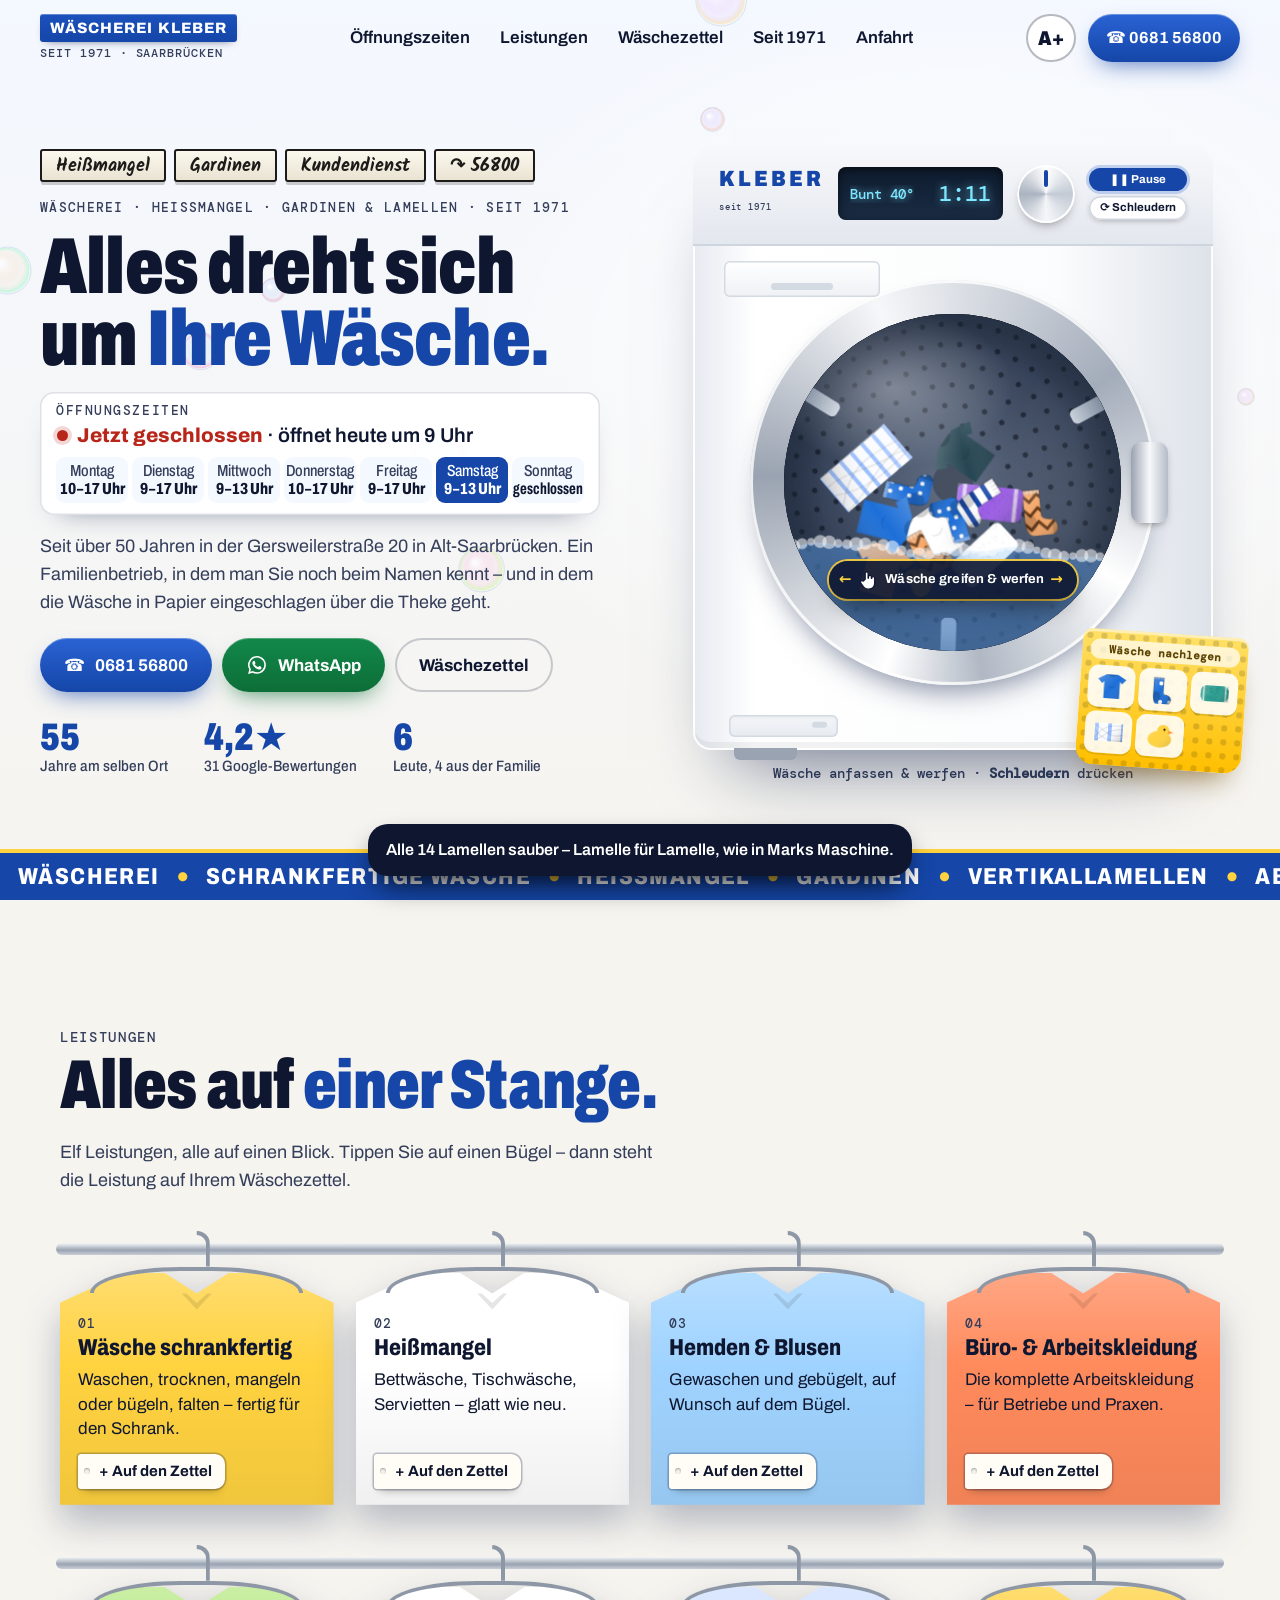
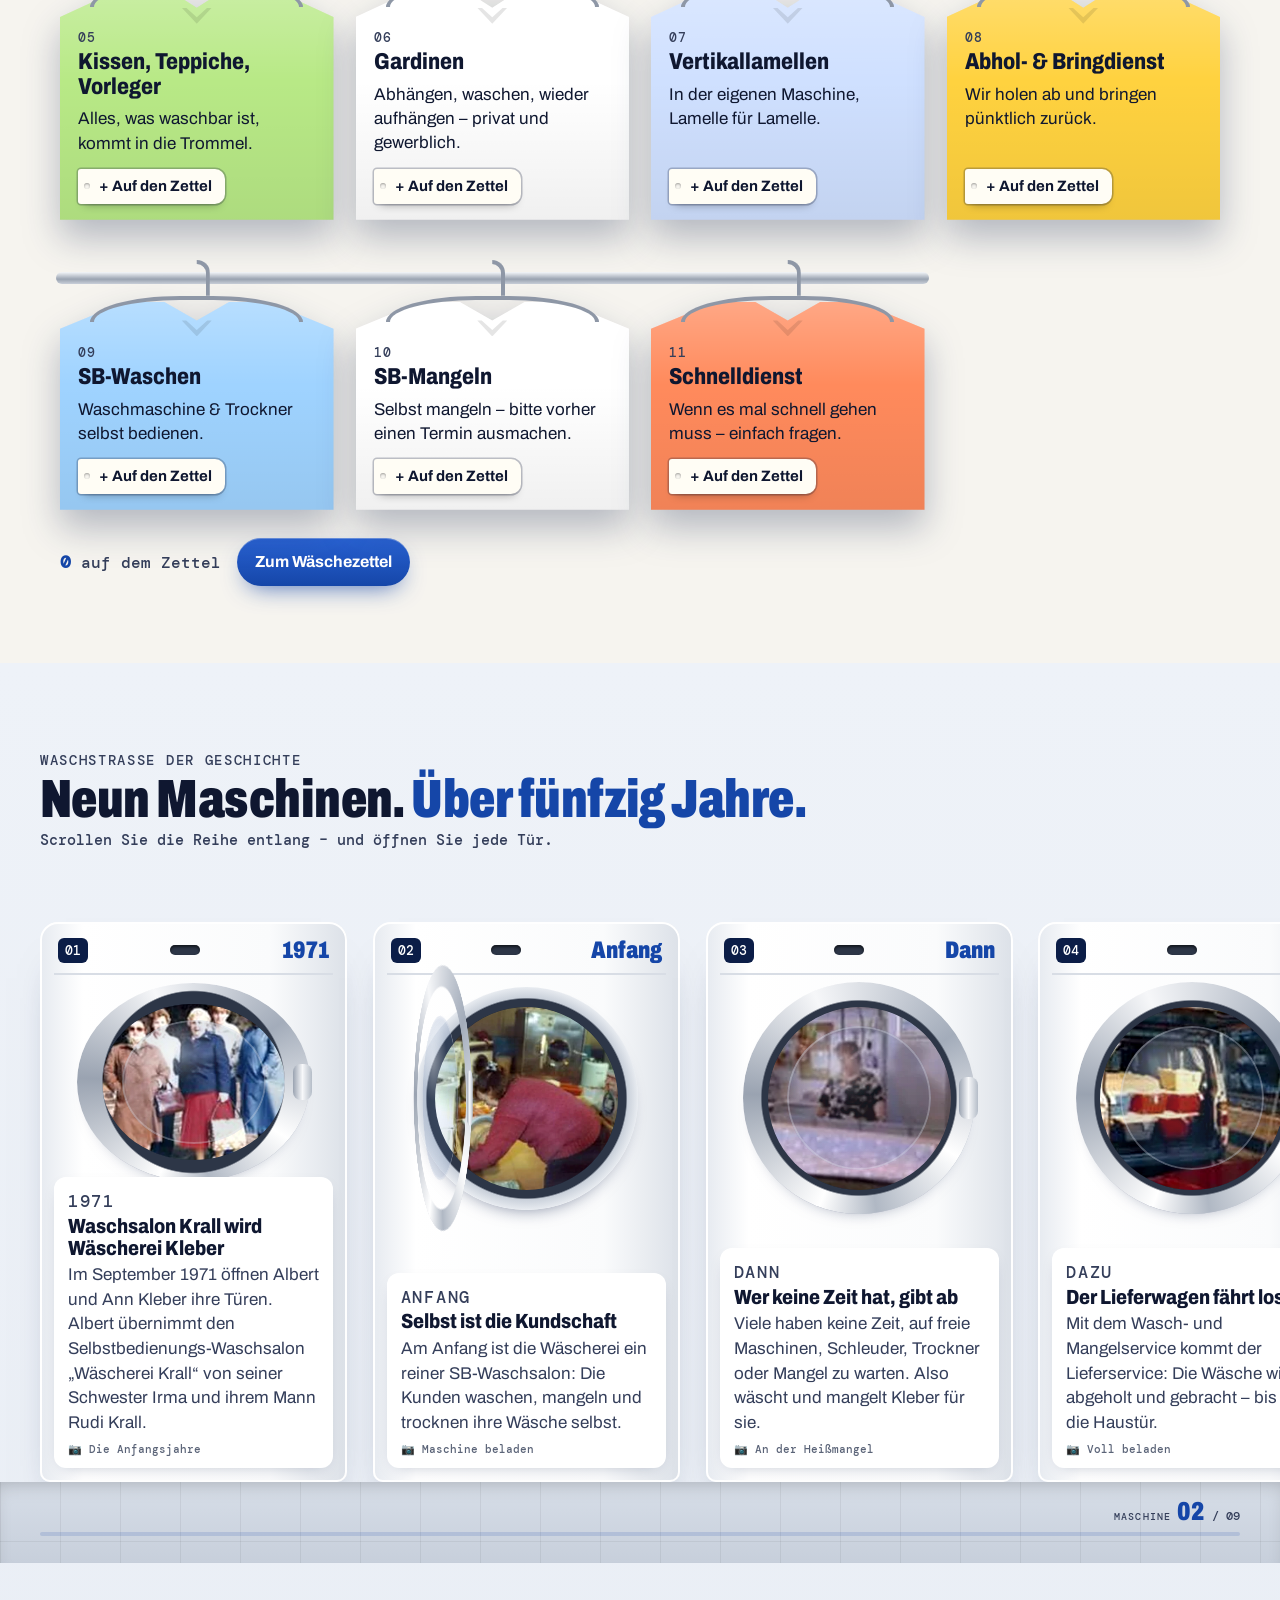
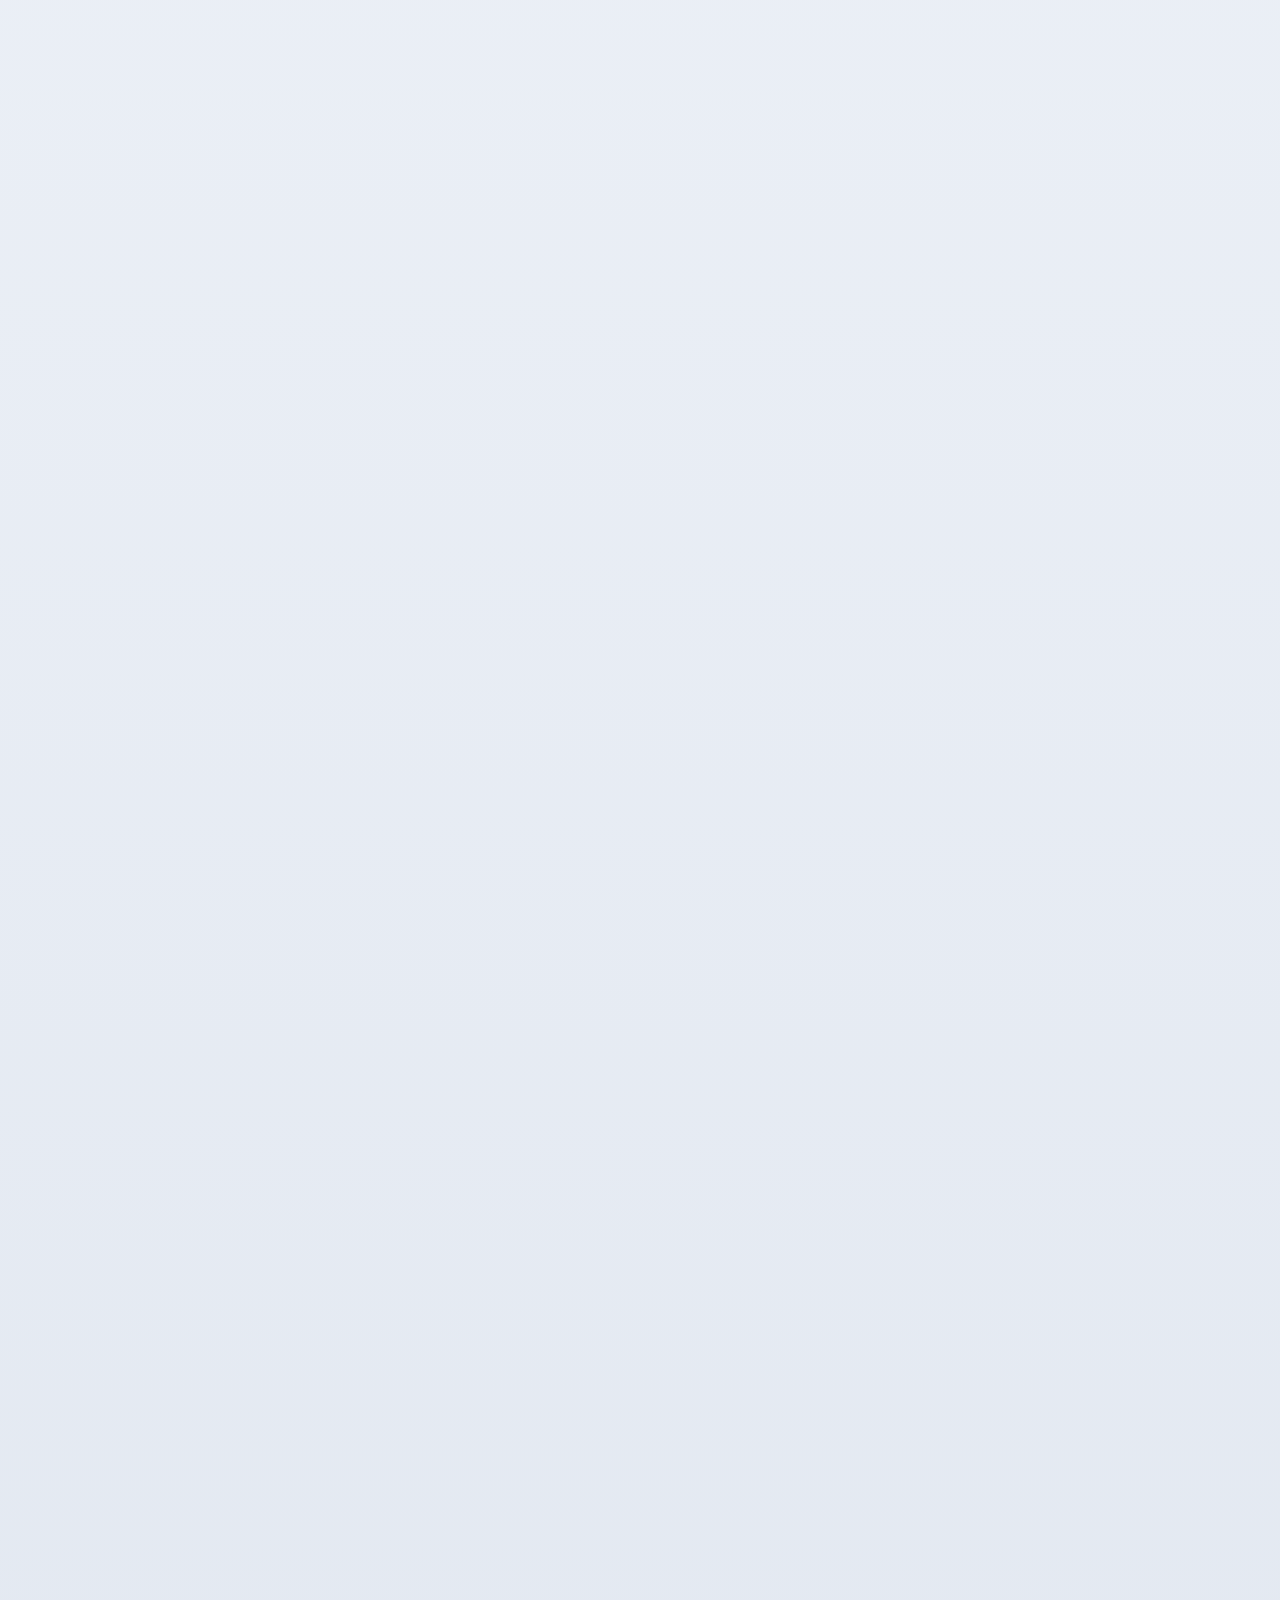
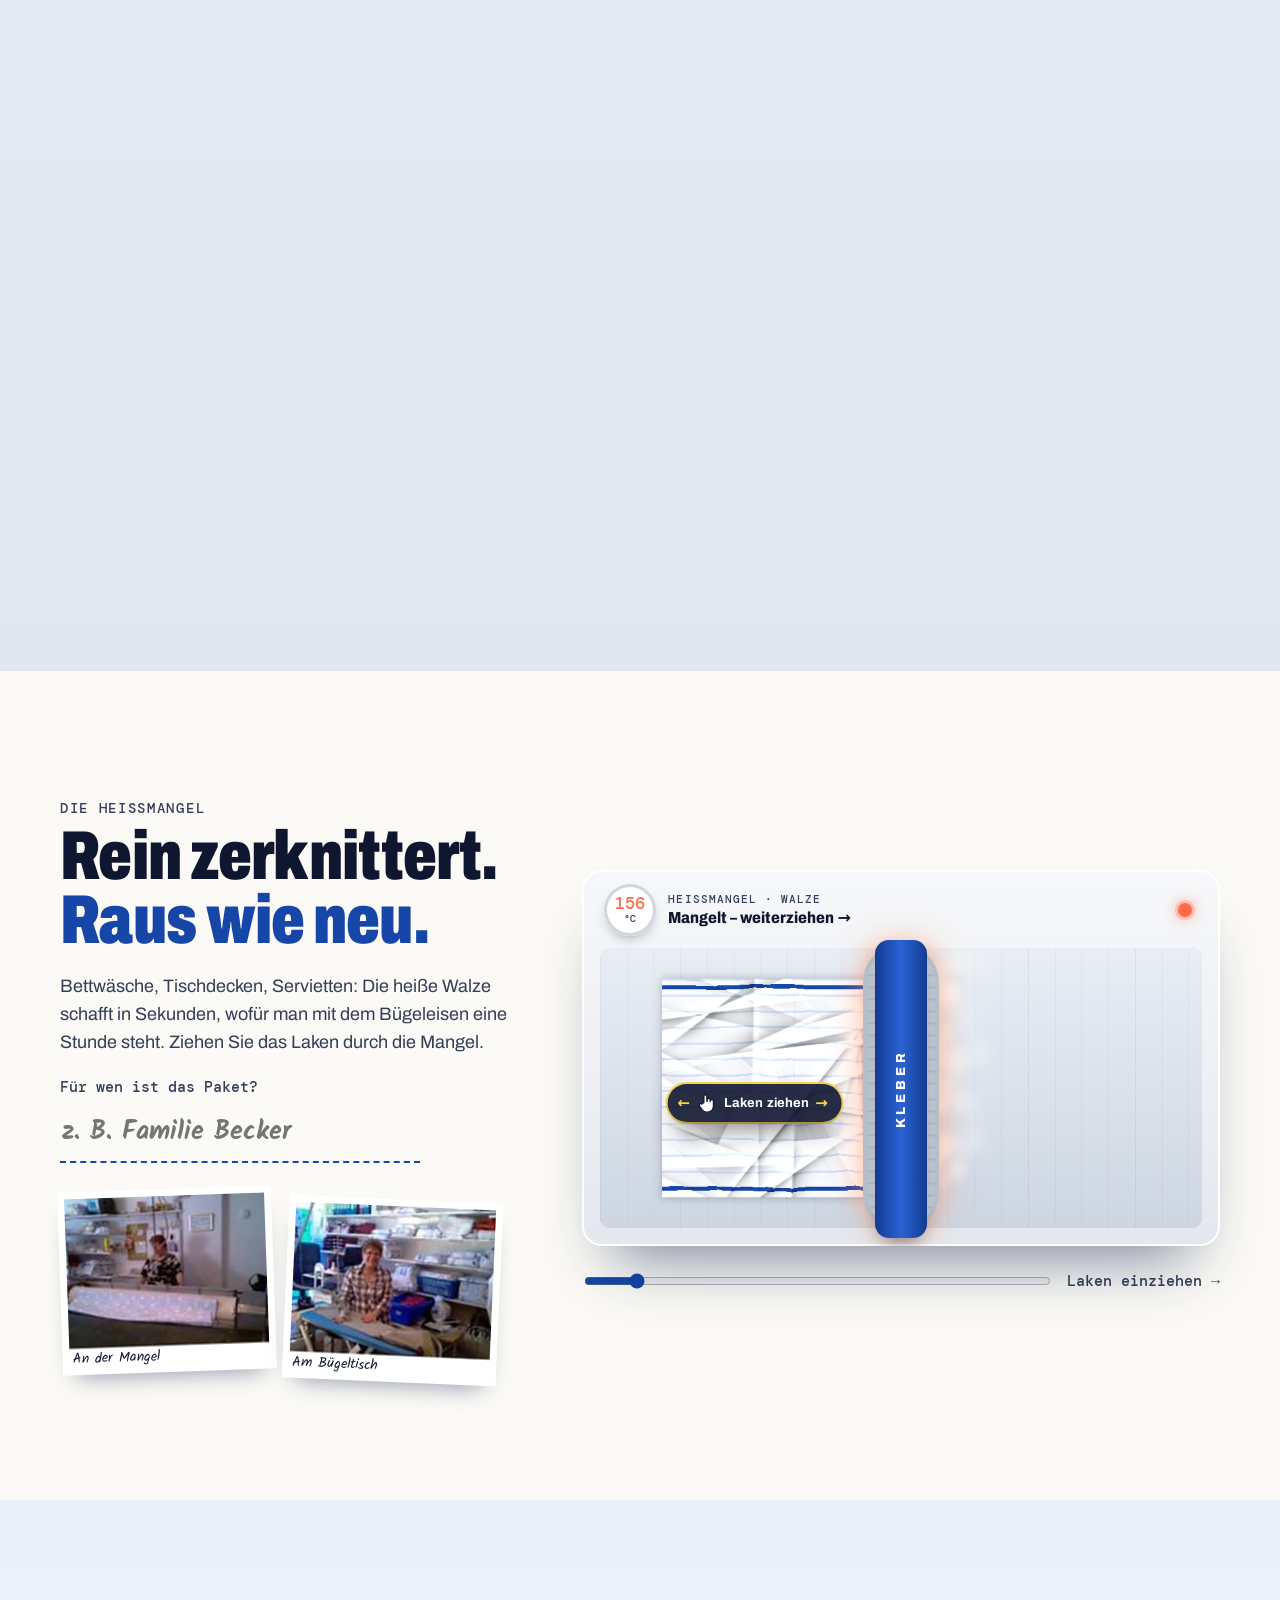
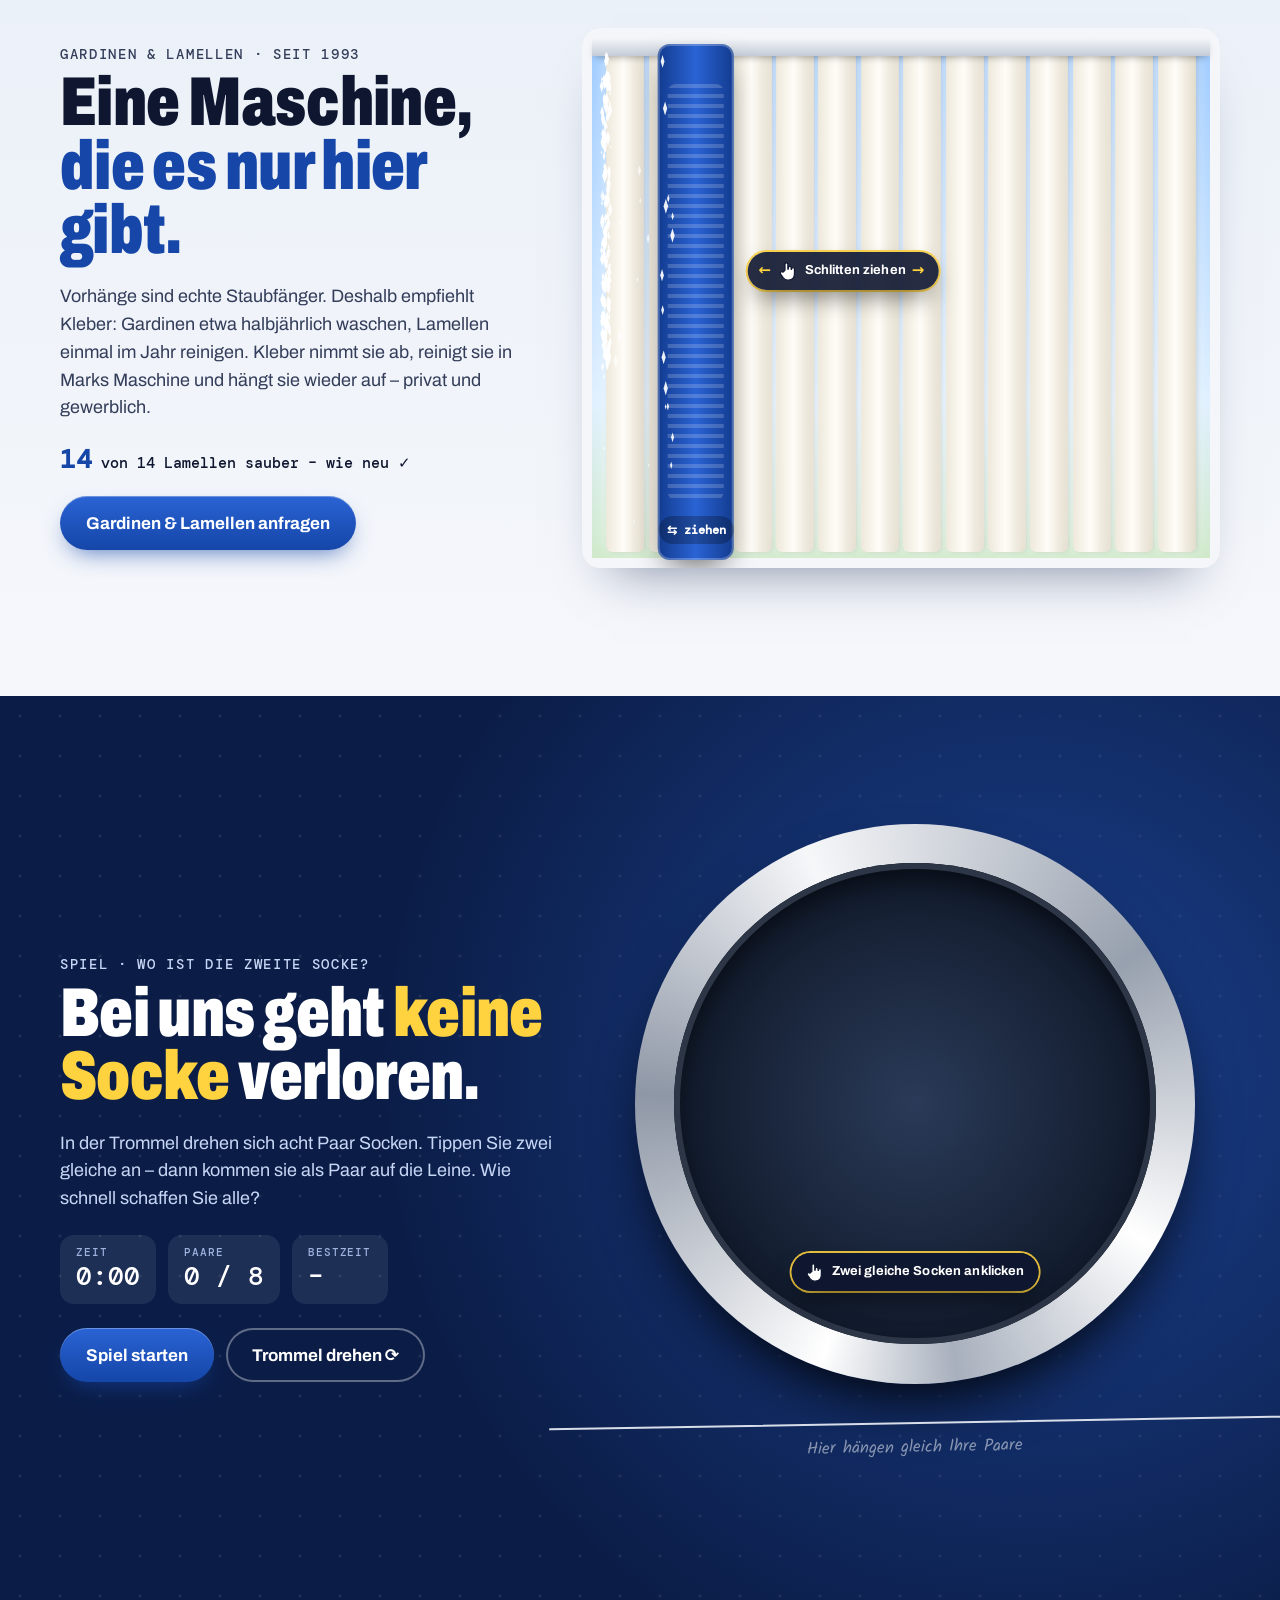
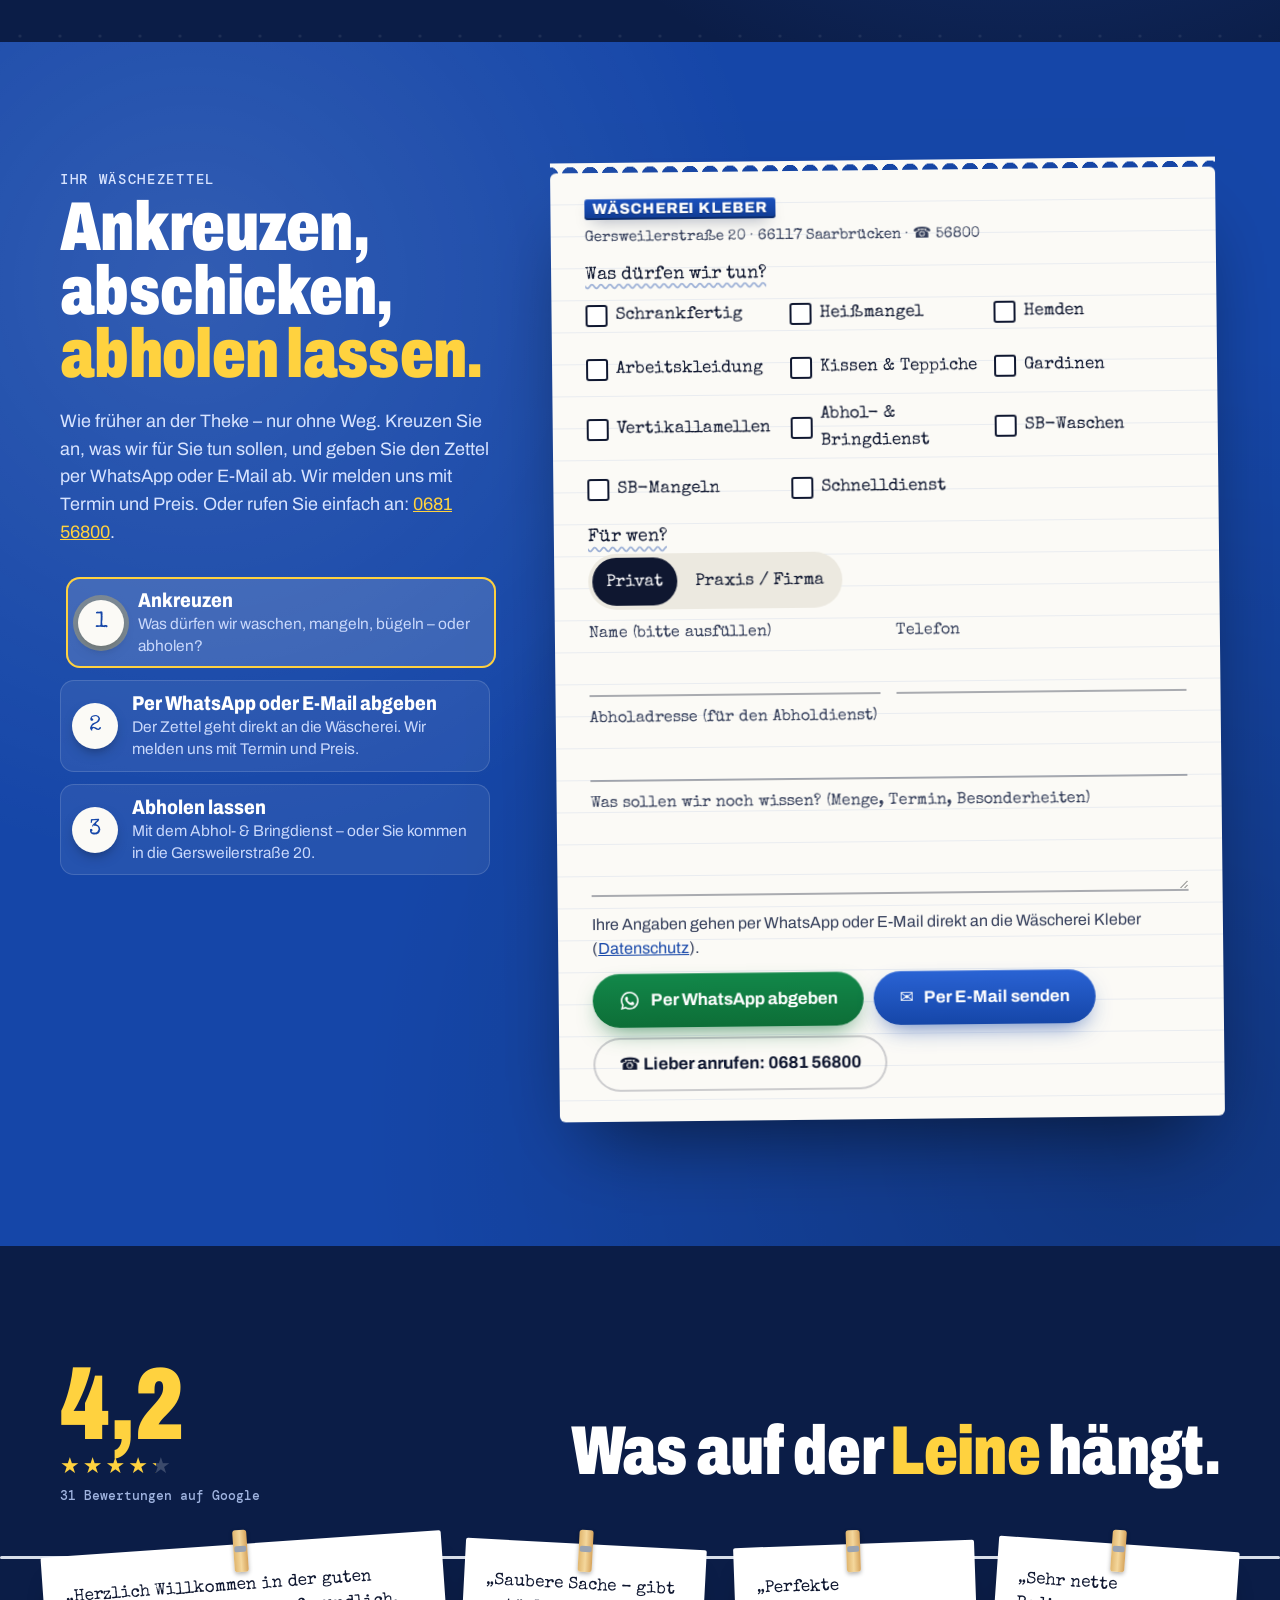
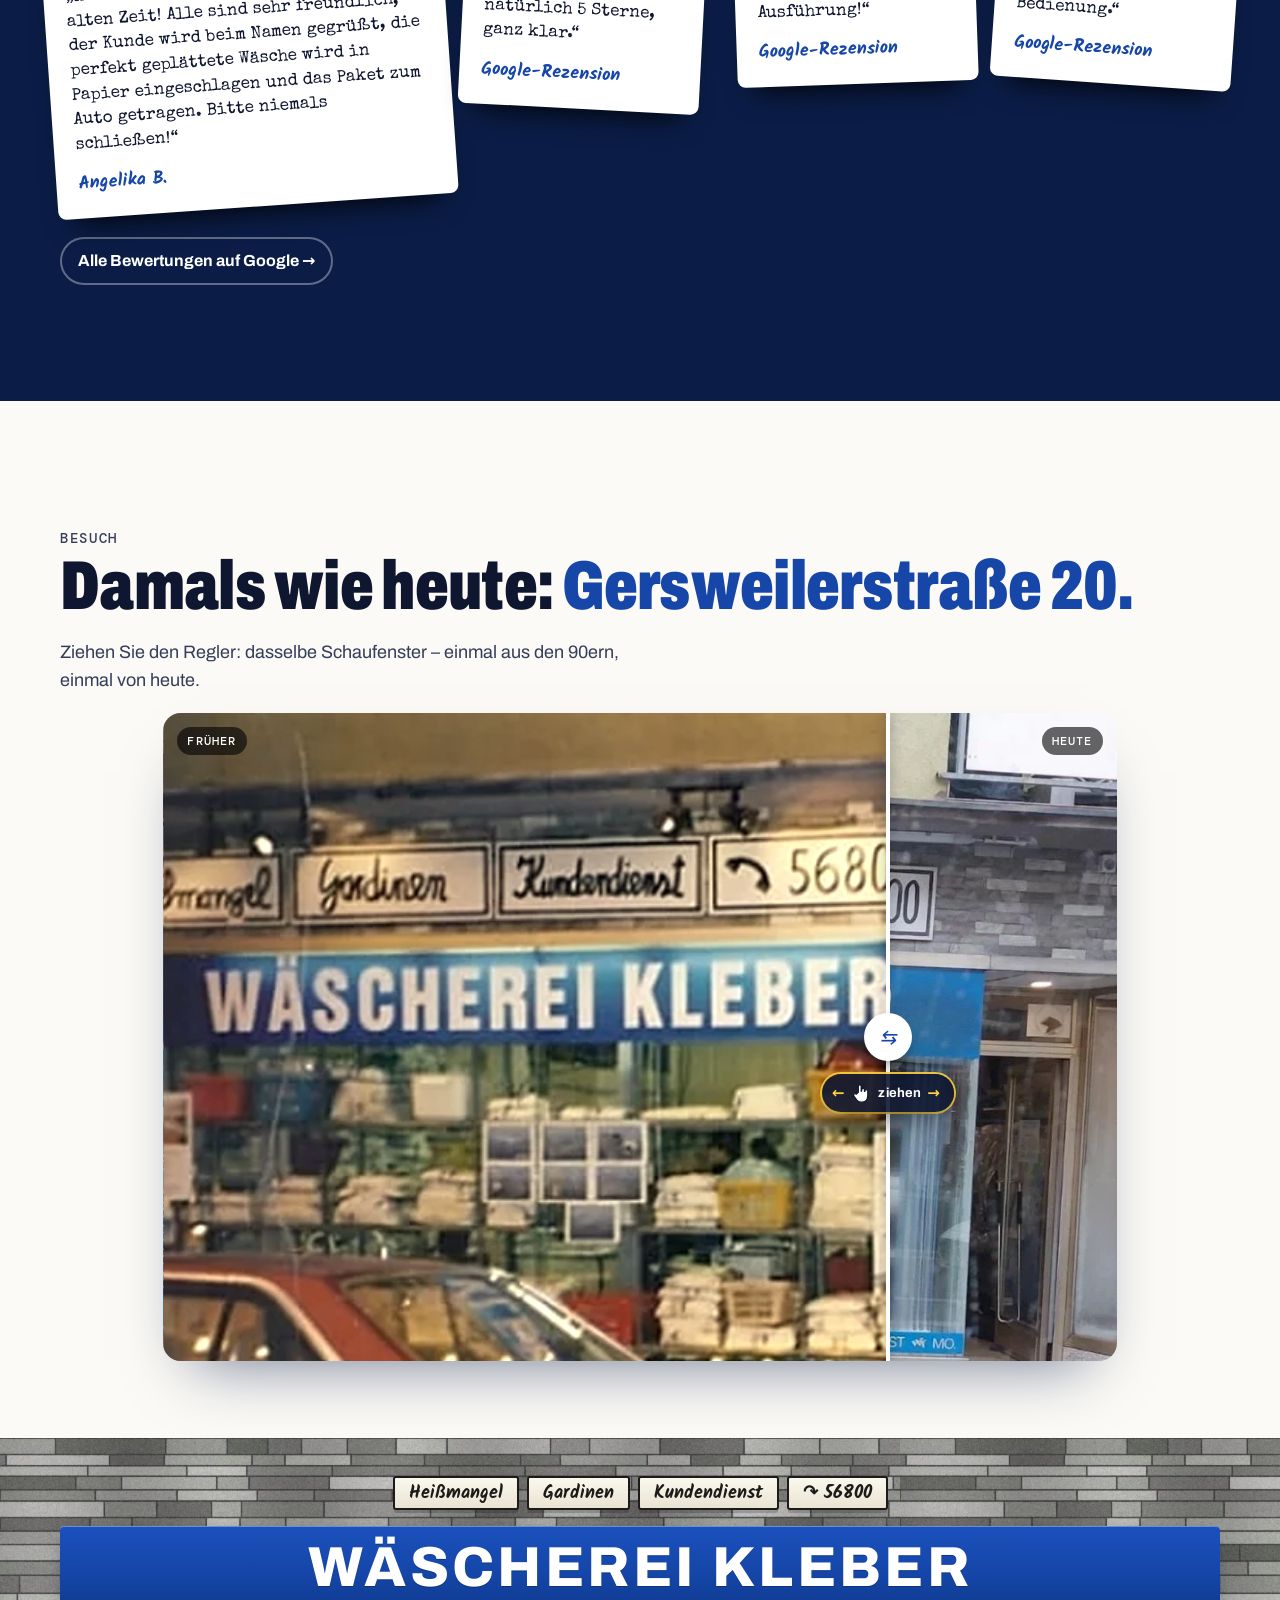
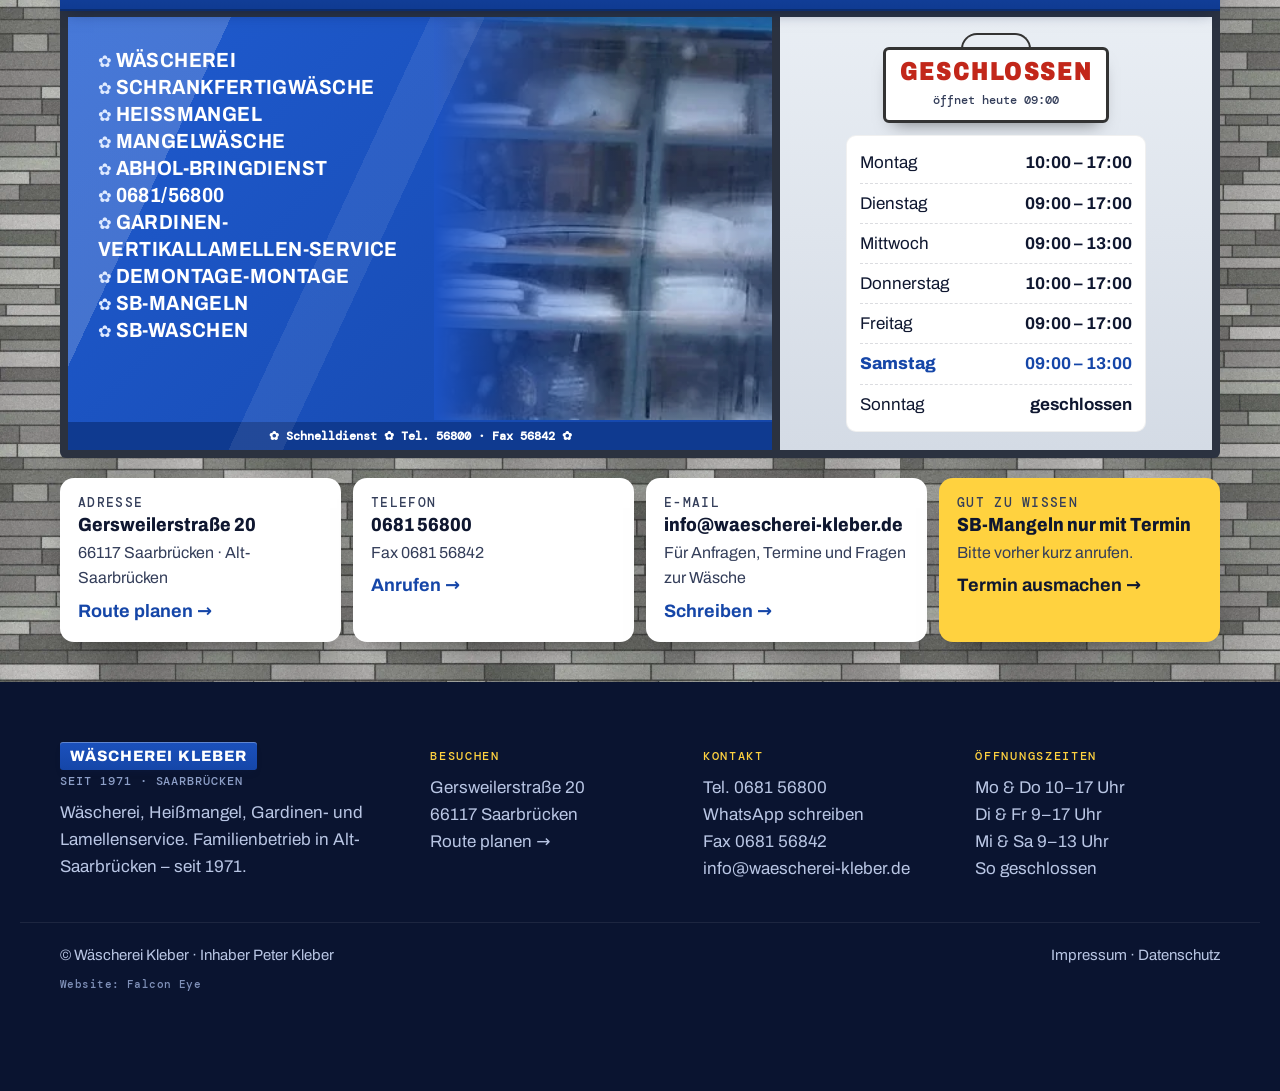
<file: index.html>
<!doctype html>
<html lang="de">
<head>
<meta charset="utf-8">
<script data-fe="intro">/* Intro nur beim allerersten Besuch (localStorage); ?nointro überspringt, ?intro zeigt es noch einmal. Größere Schrift wird gemerkt. */try{(function(d,s){var l=localStorage;if(l.getItem('kl-gross'))d.classList.add('gross');if(/[?&]intro(&|=|$)/.test(s))return;if(/[?&]nointro/.test(s)||l.getItem('kl-intro'))d.classList.add('no-intro')})(document.documentElement,location.search)}catch(e){}</script>
<meta name="viewport" content="width=device-width,initial-scale=1,viewport-fit=cover">
<title>Wäscherei Kleber Saarbrücken | Heißmangel & Gardinen seit 1971</title>
<meta name="description" content="Wäscherei Kleber in Alt-Saarbrücken: Wäsche schrankfertig, Heißmangel, Gardinen- und Lamellenservice, SB-Waschen, Abhol- und Bringdienst. Seit 1971.">
<meta name="robots" content="index,follow,max-image-preview:large">
<link rel="canonical" href="https://waescherei-kleber.de/"><meta property="og:url" content="https://waescherei-kleber.de/"><meta property="og:site_name" content="Wäscherei Kleber">
<meta property="og:type" content="website"><meta property="og:locale" content="de_DE">
<meta property="og:title" content="Wäscherei Kleber Saarbrücken | Heißmangel &amp; Gardinen seit 1971"><meta property="og:description" content="Wäscherei Kleber in Alt-Saarbrücken: Wäsche schrankfertig, Heißmangel, Gardinen- und Lamellenservice, SB-Waschen, Abhol- und Bringdienst. Seit 1971.">
<meta property="og:image" content="https://waescherei-kleber.de/og.jpg"><meta property="og:image:alt" content="Wäscherei Kleber in Saarbrücken – seit 1971"><meta property="og:image:width" content="1200"><meta property="og:image:height" content="630">
<meta name="twitter:card" content="summary_large_image">
<meta name="theme-color" content="#1546a8">
<link rel="icon" href="img/favicon.svg" type="image/svg+xml">
<link rel="preload" href="fonts/archivo-latin-wdth-normal.woff2" as="font" type="font/woff2" crossorigin>
<link rel="stylesheet" href="assets/kl.css?v=1793962609">
<script type="application/ld+json">{"@context": "https://schema.org", "@graph": [{"@type": "DryCleaningOrLaundry", "name": "Wäscherei Kleber", "foundingDate": "1971", "telephone": "+4968156800", "faxNumber": "+4968156842", "email": "info@waescherei-kleber.de", "address": {"@type": "PostalAddress", "streetAddress": "Gersweilerstraße 20", "postalCode": "66117", "addressLocality": "Saarbrücken", "addressCountry": "DE"}, "geo": {"@type": "GeoCoordinates", "latitude": 49.2324, "longitude": 6.9739}, "openingHoursSpecification": [{"@type": "OpeningHoursSpecification", "dayOfWeek": ["Monday", "Thursday"], "opens": "10:00", "closes": "17:00"}, {"@type": "OpeningHoursSpecification", "dayOfWeek": ["Tuesday", "Friday"], "opens": "09:00", "closes": "17:00"}, {"@type": "OpeningHoursSpecification", "dayOfWeek": ["Wednesday", "Saturday"], "opens": "09:00", "closes": "13:00"}], "@id": "https://waescherei-kleber.de/#waescherei", "url": "https://waescherei-kleber.de/", "image": "https://waescherei-kleber.de/og.jpg", "logo": "https://waescherei-kleber.de/img/favicon.svg", "areaServed": "Saarbrücken", "hasMap": "https://www.google.com/maps/search/?api=1&query=W%C3%A4scherei%20Kleber%2C%20Gersweilerstra%C3%9Fe%2020%2C%2066117%20Saarbr%C3%BCcken"}, {"@type": "WebSite", "@id": "https://waescherei-kleber.de/#website", "url": "https://waescherei-kleber.de/", "name": "Wäscherei Kleber", "inLanguage": "de-DE", "publisher": {"@id": "https://waescherei-kleber.de/#waescherei"}}]}</script>
<style>img:where([width][height]){height:auto}</style>
<link rel="apple-touch-icon" href="/apple-touch-icon.png">
</head>
<body class="home is-loading">
<a class="skip" href="#main">Zum Inhalt springen</a>
<div class="intro" data-intro><div class="intro-door" aria-hidden="true"><div class="intro-glass"><i class="intro-w"></i></div></div><p class="intro-t" aria-hidden="true"><span class="sign"><b>Wäscherei Kleber</b></span><small>Programm startet …</small></p><button type="button" class="intro-skip" data-introskip>Überspringen ›</button></div><header class="hdr" data-hdr>
  <div class="hdr-in"><a class="logo" href="#top"><span class="logo-sign">Wäscherei Kleber</span><small>seit 1971 · Saarbrücken</small><span class="sr"> – Startseite</span></a>
    <nav class="nav" aria-label="Hauptmenü"><a href="#oeffnungszeiten">Öffnungszeiten</a><a href="#leistungen">Leistungen</a><a href="#zettel">Wäschezettel</a><a href="#geschichte">Seit 1971</a><a href="#besuch">Anfahrt</a></nav>
    <div class="hdr-r">
      <button type="button" class="aplus" data-aplus aria-pressed="false" title="Größere Schrift ein- oder ausschalten"><b aria-hidden="true">A+</b><span class="aplus-t">Größere Schrift</span></button>
      <a class="b b-blue sm hdr-call" href="tel:+4968156800">☎ 0681 56800</a>
      <button class="burger" type="button" aria-label="Menü" aria-expanded="false" aria-controls="mnav" data-burger><i></i><i></i><i></i></button>
    </div>
  </div>
  <nav class="mnav" id="mnav" data-mnav hidden aria-label="Menü"><a href="#oeffnungszeiten">Öffnungszeiten</a><a href="#leistungen">Leistungen</a><a href="#zettel">Wäschezettel</a><a href="#geschichte">Seit 1971</a><a href="#besuch">Anfahrt</a><a href="tel:+4968156800" class="mnav-call">☎ Anrufen: 0681 56800</a><a href="https://wa.me/4968156800?text=Guten%20Tag%2C%20ich%20habe%20eine%20Frage%20an%20die%20W%C3%A4scherei%20Kleber%3A%20" class="mnav-wa" target="_blank" rel="noopener"><svg class="wa-i" viewBox="0 0 24 24" aria-hidden="true"><path d="M12 2.2a9.7 9.7 0 0 0-8.4 14.6L2.3 21.7l5-1.3A9.7 9.7 0 1 0 12 2.2zm0 17.7a8 8 0 0 1-4.1-1.1l-.3-.2-3 .8.8-2.9-.2-.3A8 8 0 1 1 12 19.9zm4.4-6c-.2-.1-1.4-.7-1.7-.8-.2-.1-.4-.1-.5.1l-.8 1c-.1.2-.3.2-.5.1a6.6 6.6 0 0 1-3.3-2.9c-.2-.4.2-.4.7-1.3.1-.2 0-.3 0-.4l-.8-1.8c-.2-.5-.4-.4-.5-.4h-.5a.9.9 0 0 0-.7.3 2.8 2.8 0 0 0-.9 2.1 4.9 4.9 0 0 0 1 2.6 11.2 11.2 0 0 0 4.3 3.8c1.6.7 2.2.7 3 .6.5-.1 1.4-.6 1.6-1.1.2-.6.2-1 .1-1.1l-.5-.3z"/></svg> WhatsApp schreiben</a><button type="button" class="mnav-aplus" data-aplus aria-pressed="false"><b aria-hidden="true">A+</b> Größere Schrift</button></nav>
</header><nav class="dial" data-dial aria-label="Waschprogramm – Kapitel"><div class="dial-lbls"><a href="#top" data-dst="0" data-t="Start" title="Start" aria-label="Start" style="--a:-125.0deg"><i></i></a><a href="#leistungen" data-dst="1" data-t="Leistungen" title="Leistungen" aria-label="Leistungen" style="--a:-89.3deg"><i></i></a><a href="#geschichte" data-dst="2" data-t="Seit 1971" title="Seit 1971" aria-label="Seit 1971" style="--a:-53.6deg"><i></i></a><a href="#mangel" data-dst="3" data-t="Mangel" title="Mangel" aria-label="Mangel" style="--a:-17.9deg"><i></i></a><a href="#lamellen" data-dst="4" data-t="Lamellen" title="Lamellen" aria-label="Lamellen" style="--a:17.9deg"><i></i></a><a href="#socken" data-dst="5" data-t="Socken" title="Socken" aria-label="Socken" style="--a:53.6deg"><i></i></a><a href="#zettel" data-dst="6" data-t="Zettel" title="Zettel" aria-label="Zettel" style="--a:89.3deg"><i></i></a><a href="#besuch" data-dst="7" data-t="Anfahrt" title="Anfahrt" aria-label="Anfahrt" style="--a:125.0deg"><i></i></a></div><div class="dial-knob" data-dialknob><i></i></div><p class="dial-t"><small>Programm</small><b data-dialt>Start</b></p></nav>
<main id="main">

<section class="hero" id="top" data-hero>
  <div class="bubbles" aria-hidden="true"><canvas data-bubbles></canvas></div>
  <div class="hero-in">
    <div class="hero-t">
      <div class="boards" aria-hidden="true"><span>Heißmangel</span><span>Gardinen</span><span>Kundendienst</span><span class="bd-tel"><i>↷</i>56800</span></div>
      <p class="kick">Wäscherei · Heißmangel · Gardinen &amp; Lamellen · seit 1971</p>
      <h1 class="h1" data-h1><span class="w">Alles</span> <span class="w">dreht</span> <span class="w">sich</span> <span class="w">um</span> <span class="w accent">Ihre&nbsp;Wäsche.</span></h1>
      <div class="oz" id="oeffnungszeiten" role="region" aria-label="Öffnungszeiten" data-oz>
  <p class="oz-k">Öffnungszeiten</p>
  <p class="oz-st" data-ozst aria-live="polite"><i aria-hidden="true"></i><b data-ozstt>Heute für Sie da</b> <span class="oz-next" data-oznext></span></p>
  <div data-zeiten-hinweis></div>
  <ul class="oz-wk" data-hours><li data-day="1"><span>Montag</span><b>10–17 Uhr</b></li><li data-day="2"><span>Dienstag</span><b>9–17 Uhr</b></li><li data-day="3"><span>Mittwoch</span><b>9–13 Uhr</b></li><li data-day="4"><span>Donnerstag</span><b>10–17 Uhr</b></li><li data-day="5"><span>Freitag</span><b>9–17 Uhr</b></li><li data-day="6"><span>Samstag</span><b>9–13 Uhr</b></li><li data-day="0" class="zu"><span>Sonntag</span><b>geschlossen</b></li></ul>
</div>
      <p class="lead">Seit über 50 Jahren in der Gersweilerstraße 20 in Alt-Saarbrücken. Ein Familienbetrieb, in dem man Sie noch beim Namen kennt – und in dem die Wäsche in Papier eingeschlagen über die Theke geht.</p>
      <div class="ctas"><a class="b b-blue b-call" href="tel:+4968156800"><span aria-hidden="true">☎</span> <span class="sr">Anrufen: </span>0681 56800</a><a class="b b-wa" href="https://wa.me/4968156800?text=Guten%20Tag%2C%20ich%20habe%20eine%20Frage%20an%20die%20W%C3%A4scherei%20Kleber%3A%20" target="_blank" rel="noopener"><svg class="wa-i" viewBox="0 0 24 24" aria-hidden="true"><path d="M12 2.2a9.7 9.7 0 0 0-8.4 14.6L2.3 21.7l5-1.3A9.7 9.7 0 1 0 12 2.2zm0 17.7a8 8 0 0 1-4.1-1.1l-.3-.2-3 .8.8-2.9-.2-.3A8 8 0 1 1 12 19.9zm4.4-6c-.2-.1-1.4-.7-1.7-.8-.2-.1-.4-.1-.5.1l-.8 1c-.1.2-.3.2-.5.1a6.6 6.6 0 0 1-3.3-2.9c-.2-.4.2-.4.7-1.3.1-.2 0-.3 0-.4l-.8-1.8c-.2-.5-.4-.4-.5-.4h-.5a.9.9 0 0 0-.7.3 2.8 2.8 0 0 0-.9 2.1 4.9 4.9 0 0 0 1 2.6 11.2 11.2 0 0 0 4.3 3.8c1.6.7 2.2.7 3 .6.5-.1 1.4-.6 1.6-1.1.2-.6.2-1 .1-1.1l-.5-.3z"/></svg> WhatsApp</a><a class="b b-ghost" href="#zettel">Wäschezettel</a></div>
      <ul class="stats">
        <li><b data-count="55">0</b><span>Jahre am selben Ort</span></li>
        <li><b>4,2★</b><span>31 Google-Bewertungen</span></li>
        <li><b>6</b><span>Leute, 4 aus der Familie</span></li>
      </ul>
    </div>
    <div class="hero-v" id="trommel">
      <div class="wm" data-wm>
  <div class="wm-top">
    <div class="wm-brand"><b>KLEBER</b><small>seit 1971</small></div>
    <div class="wm-lcd"><span data-lcdprog aria-live="polite">Bunt 40°</span><b data-lcdtime aria-hidden="true">1:12</b></div>
    <button type="button" class="wm-knob" data-knob aria-label="Programm wählen (nächstes Programm)"><i></i></button>
    <div class="wm-btns"><button type="button" class="wm-btn" data-start><i data-starti aria-hidden="true">❚❚</i> <span>Pause</span></button><button type="button" class="wm-btn spin" data-spin>⟳ <span>Schleudern</span></button></div>
  </div>
  <div class="wm-front">
    <div class="wm-door" data-door>
      <div class="wm-ring"></div>
      <div class="wm-glass"><canvas data-drum aria-label="Waschtrommel mit Wäsche – Wäsche anfassen und werfen"></canvas><i class="wm-refl"></i></div>
      <i class="wm-handle"></i>
    </div>
    <div class="wm-drawer"><i></i></div>
    <div class="wm-flap" aria-hidden="true"><i></i></div>
  </div>
  <i class="wm-foot l"></i><i class="wm-foot r"></i>
</div>
      <div class="basket" data-basket>
  <p class="basket-t">Wäsche nachlegen</p>
  <div class="basket-items">
    <button type="button" data-addw="shirt" title="Hemd">👕</button>
    <button type="button" data-addw="sock" title="Socke">🧦</button>
    <button type="button" data-addw="towel" title="Handtuch">🟦</button>
    <button type="button" data-addw="sheet" title="Bettlaken">⬜</button>
    <button type="button" data-addw="duck" title="Quietscheente">🦆</button>
  </div>
</div>
      <p class="wm-hint" data-wmhint>Wäsche anfassen &amp; werfen · <b>Schleudern</b> drücken</p>
    </div>
  </div>
  <div class="tape" aria-hidden="true"><div class="tape-in"><span>Wäscherei</span><i>●</i><span>Schrankfertige Wäsche</span><i>●</i><span>Heißmangel</span><i>●</i><span>Gardinen</span><i>●</i><span>Vertikallamellen</span><i>●</i><span>Abhol- & Bringdienst</span><i>●</i><span>SB-Waschen</span><i>●</i><span>SB-Mangeln</span><i>●</i><span>Schnelldienst</span><i>●</i><span>Wäscherei</span><i>●</i><span>Schrankfertige Wäsche</span><i>●</i><span>Heißmangel</span><i>●</i><span>Gardinen</span><i>●</i><span>Vertikallamellen</span><i>●</i><span>Abhol- & Bringdienst</span><i>●</i><span>SB-Waschen</span><i>●</i><span>SB-Mangeln</span><i>●</i><span>Schnelldienst</span><i>●</i></div></div>
</section>

<section class="rack" id="leistungen" aria-labelledby="r-h">
  <div class="wrap rack-head">
    <p class="kick">Leistungen</p>
    <h2 class="h2" id="r-h">Alles auf <em>einer Stange.</em></h2>
    <p class="lead">Elf Leistungen, alle auf einen Blick. Tippen Sie auf einen Bügel – dann steht die Leistung auf Ihrem Wäschezettel.</p>
  </div>
  <div class="wrap"><ol class="rack-grid" data-rail><li class="hg" style="--c:#ffd23f;--i:0"><i class="hg-hook" aria-hidden="true"></i><button type="button" class="hg-tag" data-pick="Schrankfertig" aria-pressed="false"><span class="hg-body"><small aria-hidden="true">01</small><b>Wäsche schrankfertig</b><span>Waschen, trocknen, mangeln oder bügeln, falten – fertig für den Schrank.</span></span><em>+ Auf den Zettel</em></button></li><li class="hg" style="--c:#ffffff;--i:1"><i class="hg-hook" aria-hidden="true"></i><button type="button" class="hg-tag" data-pick="Heißmangel" aria-pressed="false"><span class="hg-body"><small aria-hidden="true">02</small><b>Heißmangel</b><span>Bettwäsche, Tischwäsche, Servietten – glatt wie neu.</span></span><em>+ Auf den Zettel</em></button></li><li class="hg" style="--c:#9fd3ff;--i:2"><i class="hg-hook" aria-hidden="true"></i><button type="button" class="hg-tag" data-pick="Hemden" aria-pressed="false"><span class="hg-body"><small aria-hidden="true">03</small><b>Hemden & Blusen</b><span>Gewaschen und gebügelt, auf Wunsch auf dem Bügel.</span></span><em>+ Auf den Zettel</em></button></li><li class="hg" style="--c:#ff8a5c;--i:3"><i class="hg-hook" aria-hidden="true"></i><button type="button" class="hg-tag" data-pick="Arbeitskleidung" aria-pressed="false"><span class="hg-body"><small aria-hidden="true">04</small><b>Büro- & Arbeitskleidung</b><span>Die komplette Arbeitskleidung – für Betriebe und Praxen.</span></span><em>+ Auf den Zettel</em></button></li><li class="hg" style="--c:#b8e986;--i:4"><i class="hg-hook" aria-hidden="true"></i><button type="button" class="hg-tag" data-pick="Kissen &amp; Teppiche" aria-pressed="false"><span class="hg-body"><small aria-hidden="true">05</small><b>Kissen, Teppiche, Vorleger</b><span>Alles, was waschbar ist, kommt in die Trommel.</span></span><em>+ Auf den Zettel</em></button></li><li class="hg" style="--c:#ffffff;--i:5"><i class="hg-hook" aria-hidden="true"></i><button type="button" class="hg-tag" data-pick="Gardinen" aria-pressed="false"><span class="hg-body"><small aria-hidden="true">06</small><b>Gardinen</b><span>Abhängen, waschen, wieder aufhängen – privat und gewerblich.</span></span><em>+ Auf den Zettel</em></button></li><li class="hg" style="--c:#cfe0ff;--i:6"><i class="hg-hook" aria-hidden="true"></i><button type="button" class="hg-tag" data-pick="Vertikallamellen" aria-pressed="false"><span class="hg-body"><small aria-hidden="true">07</small><b>Vertikallamellen</b><span>In der eigenen Maschine, Lamelle für Lamelle.</span></span><em>+ Auf den Zettel</em></button></li><li class="hg" style="--c:#ffd23f;--i:7"><i class="hg-hook" aria-hidden="true"></i><button type="button" class="hg-tag" data-pick="Abhol- &amp; Bringdienst" aria-pressed="false"><span class="hg-body"><small aria-hidden="true">08</small><b>Abhol- & Bringdienst</b><span>Wir holen ab und bringen pünktlich zurück.</span></span><em>+ Auf den Zettel</em></button></li><li class="hg" style="--c:#9fd3ff;--i:8"><i class="hg-hook" aria-hidden="true"></i><button type="button" class="hg-tag" data-pick="SB-Waschen" aria-pressed="false"><span class="hg-body"><small aria-hidden="true">09</small><b>SB-Waschen</b><span>Waschmaschine & Trockner selbst bedienen.</span></span><em>+ Auf den Zettel</em></button></li><li class="hg" style="--c:#ffffff;--i:9"><i class="hg-hook" aria-hidden="true"></i><button type="button" class="hg-tag" data-pick="SB-Mangeln" aria-pressed="false"><span class="hg-body"><small aria-hidden="true">10</small><b>SB-Mangeln</b><span>Selbst mangeln – bitte vorher einen Termin ausmachen.</span></span><em>+ Auf den Zettel</em></button></li><li class="hg" style="--c:#ff8a5c;--i:10"><i class="hg-hook" aria-hidden="true"></i><button type="button" class="hg-tag" data-pick="Schnelldienst" aria-pressed="false"><span class="hg-body"><small aria-hidden="true">11</small><b>Schnelldienst</b><span>Wenn es mal schnell gehen muss – einfach fragen.</span></span><em>+ Auf den Zettel</em></button></li></ol></div>
  <div class="wrap rack-ctl"><span class="rack-n"><b data-picked>0</b> auf dem Zettel</span><a class="b b-blue sm" href="#zettel">Zum Wäschezettel</a></div>
</section>

<section class="story" id="geschichte" aria-labelledby="g-h" data-story>
  <div class="story-pin" data-storypin>
    <div class="story-head">
      <p class="kick">Waschstraße der Geschichte</p>
      <h2 class="h2" id="g-h">Neun Maschinen. <em>Über fünfzig Jahre.</em></h2>
      <p class="hint">Scrollen Sie die Reihe entlang – und öffnen Sie jede Tür.</p>
    </div>
    <div class="story-track" data-storytrack><article class="lm" data-lm="0">
  <div class="lm-top"><span class="lm-no">01</span><span class="lm-coin" aria-hidden="true"></span><span class="lm-y">1971</span></div>
  <button type="button" class="lm-door" aria-label="Tür öffnen: Waschsalon Krall wird Wäscherei Kleber" aria-expanded="false"><span class="lm-bezel"></span><span class="lm-glass"><span class="lm-ph"><img width="520" height="531" src="img/k15.webp" alt="Die Anfangsjahre – Wäscherei Kleber" decoding="async" draggable="false"></span></span><span class="lm-ring"><i class="lm-r"></i><i class="lm-pane"></i><i class="lm-handle"></i></span></button>
  <div class="lm-card"><p class="lm-k">1971</p><h3>Waschsalon Krall wird Wäscherei Kleber</h3><p>Im September 1971 öffnen Albert und Ann Kleber ihre Türen. Albert übernimmt den Selbstbedienungs-Waschsalon „Wäscherei Krall“ von seiner Schwester Irma und ihrem Mann Rudi Krall.</p><p class="lm-cap">📷 Die Anfangsjahre</p></div>
</article><article class="lm" data-lm="1">
  <div class="lm-top"><span class="lm-no">02</span><span class="lm-coin" aria-hidden="true"></span><span class="lm-y">Anfang</span></div>
  <button type="button" class="lm-door" aria-label="Tür öffnen: Selbst ist die Kundschaft" aria-expanded="false"><span class="lm-bezel"></span><span class="lm-glass"><span class="lm-ph"><img width="520" height="765" src="img/k5.webp" alt="Maschine beladen – Wäscherei Kleber" decoding="async" draggable="false"></span></span><span class="lm-ring"><i class="lm-r"></i><i class="lm-pane"></i><i class="lm-handle"></i></span></button>
  <div class="lm-card"><p class="lm-k">Anfang</p><h3>Selbst ist die Kundschaft</h3><p>Am Anfang ist die Wäscherei ein reiner SB-Waschsalon: Die Kunden waschen, mangeln und trocknen ihre Wäsche selbst.</p><p class="lm-cap">📷 Maschine beladen</p></div>
</article><article class="lm" data-lm="2">
  <div class="lm-top"><span class="lm-no">03</span><span class="lm-coin" aria-hidden="true"></span><span class="lm-y">Dann</span></div>
  <button type="button" class="lm-door" aria-label="Tür öffnen: Wer keine Zeit hat, gibt ab" aria-expanded="false"><span class="lm-bezel"></span><span class="lm-glass"><span class="lm-ph"><img width="520" height="312" src="img/k2.webp" alt="An der Heißmangel – Wäscherei Kleber" decoding="async" draggable="false"></span></span><span class="lm-ring"><i class="lm-r"></i><i class="lm-pane"></i><i class="lm-handle"></i></span></button>
  <div class="lm-card"><p class="lm-k">Dann</p><h3>Wer keine Zeit hat, gibt ab</h3><p>Viele haben keine Zeit, auf freie Maschinen, Schleuder, Trockner oder Mangel zu warten. Also wäscht und mangelt Kleber für sie.</p><p class="lm-cap">📷 An der Heißmangel</p></div>
</article><article class="lm" data-lm="3">
  <div class="lm-top"><span class="lm-no">04</span><span class="lm-coin" aria-hidden="true"></span><span class="lm-y">Dazu</span></div>
  <button type="button" class="lm-door" aria-label="Tür öffnen: Der Lieferwagen fährt los" aria-expanded="false"><span class="lm-bezel"></span><span class="lm-glass"><span class="lm-ph"><img width="520" height="359" src="img/k16.webp" alt="Voll beladen – Wäscherei Kleber" decoding="async" draggable="false"></span></span><span class="lm-ring"><i class="lm-r"></i><i class="lm-pane"></i><i class="lm-handle"></i></span></button>
  <div class="lm-card"><p class="lm-k">Dazu</p><h3>Der Lieferwagen fährt los</h3><p>Mit dem Wasch- und Mangelservice kommt der Lieferservice: Die Wäsche wird abgeholt und gebracht – bis vor die Haustür.</p><p class="lm-cap">📷 Voll beladen</p></div>
</article><article class="lm" data-lm="4">
  <div class="lm-top"><span class="lm-no">05</span><span class="lm-coin" aria-hidden="true"></span><span class="lm-y">Bald</span></div>
  <button type="button" class="lm-door" aria-label="Tür öffnen: Firmen, Praxen, Gardinen" aria-expanded="false"><span class="lm-bezel"></span><span class="lm-glass"><span class="lm-ph"><img width="520" height="354" src="img/k13.webp" alt="An der Theke – Wäscherei Kleber" decoding="async" draggable="false"></span></span><span class="lm-ring"><i class="lm-r"></i><i class="lm-pane"></i><i class="lm-handle"></i></span></button>
  <div class="lm-card"><p class="lm-k">Bald</p><h3>Firmen, Praxen, Gardinen</h3><p>Die ersten Firmen fragen an – und wünschen vor allem saubere Gardinen. Kleber hängt ab, wäscht und hängt wieder auf. Später auch für Privatkunden.</p><p class="lm-cap">📷 An der Theke</p></div>
</article><article class="lm" data-lm="5">
  <div class="lm-top"><span class="lm-no">06</span><span class="lm-coin" aria-hidden="true"></span><span class="lm-y">1993</span></div>
  <button type="button" class="lm-door" aria-label="Tür öffnen: Die Lamellen-Maschine" aria-expanded="false"><span class="lm-bezel"></span><span class="lm-glass"><span class="lm-ph"><svg class="bp" viewBox="0 0 200 200" aria-hidden="true"><rect width="200" height="200" fill="#1546a8"/><g stroke="#cfe0ff" stroke-opacity=".14" stroke-width=".6"><path d="M10 0v200M0 10h200"/><path d="M20 0v200M0 20h200"/><path d="M30 0v200M0 30h200"/><path d="M40 0v200M0 40h200"/><path d="M50 0v200M0 50h200"/><path d="M60 0v200M0 60h200"/><path d="M70 0v200M0 70h200"/><path d="M80 0v200M0 80h200"/><path d="M90 0v200M0 90h200"/><path d="M100 0v200M0 100h200"/><path d="M110 0v200M0 110h200"/><path d="M120 0v200M0 120h200"/><path d="M130 0v200M0 130h200"/><path d="M140 0v200M0 140h200"/><path d="M150 0v200M0 150h200"/><path d="M160 0v200M0 160h200"/><path d="M170 0v200M0 170h200"/><path d="M180 0v200M0 180h200"/><path d="M190 0v200M0 190h200"/></g><g fill="none" stroke="#cfe0ff" stroke-width="1.3"><path d="M52 44h96"/><path d="M58 46v46"/><path d="M66 46v46"/><path d="M74 46v46"/><path d="M82 46v46"/><path d="M90 46v46"/><path d="M98 46v46"/><path d="M106 46v46"/><path d="M114 46v46"/><path d="M122 46v46"/><path d="M130 46v46"/><path d="M138 46v46"/><path d="M44 94h112v40H44z"/><circle cx="76" cy="114" r="14"/><circle cx="124" cy="114" r="14"/><path d="M76 102v24M64 114h24M124 102v24M112 114h24"/><path d="M90 114h20" stroke-dasharray="3 3"/><path d="M44 146h112M44 142v8M156 142v8" stroke-width=".8"/></g><text x="100" y="164" text-anchor="middle" fill="#cfe0ff" font-family="Elite,Special Elite,monospace" font-size="8.5">LAMELLEN-WASCHANLAGE</text><text x="100" y="176" text-anchor="middle" fill="#cfe0ff" font-family="Elite,Special Elite,monospace" font-size="8.5">M. KLEBER · 1993</text></svg></span></span><span class="lm-ring"><i class="lm-r"></i><i class="lm-pane"></i><i class="lm-handle"></i></span></button>
  <div class="lm-card"><p class="lm-k">1993</p><h3>Die Lamellen-Maschine</h3><p>Der älteste Sohn Mark Kleber baut eine vollautomatische Reinigungsmaschine für Vertikallamellen. Sie reinigt Lamelle für Lamelle – schonend und schnell.</p><p class="lm-cap">📷 Eigenbau</p></div>
</article><article class="lm" data-lm="6">
  <div class="lm-top"><span class="lm-no">07</span><span class="lm-coin" aria-hidden="true"></span><span class="lm-y">Familie</span></div>
  <button type="button" class="lm-door" aria-label="Tür öffnen: Groß geworden im Wäschekorb" aria-expanded="false"><span class="lm-bezel"></span><span class="lm-glass"><span class="lm-ph"><img width="520" height="772" src="img/k6.webp" alt="Der beste Platz im Laden – Wäscherei Kleber" decoding="async" draggable="false"></span></span><span class="lm-ring"><i class="lm-r"></i><i class="lm-pane"></i><i class="lm-handle"></i></span></button>
  <div class="lm-card"><p class="lm-k">Familie</p><h3>Groß geworden im Wäschekorb</h3><p>Familienbetrieb heißt: Alle packen mit an. Und die Kleinsten sitzen am liebsten mittendrin – im Wäschekorb.</p><p class="lm-cap">📷 Der beste Platz im Laden</p></div>
</article><article class="lm" data-lm="7">
  <div class="lm-top"><span class="lm-no">08</span><span class="lm-coin" aria-hidden="true"></span><span class="lm-y">2010</span></div>
  <button type="button" class="lm-door" aria-label="Tür öffnen: Die nächste Generation" aria-expanded="false"><span class="lm-bezel"></span><span class="lm-glass"><span class="lm-ph"><img width="520" height="349" src="img/k10.webp" alt="Familie Kleber – Wäscherei Kleber" decoding="async" draggable="false"></span></span><span class="lm-ring"><i class="lm-r"></i><i class="lm-pane"></i><i class="lm-handle"></i></span></button>
  <div class="lm-card"><p class="lm-k">2010</p><h3>Die nächste Generation</h3><p>Albert Kleber übergibt den Betrieb an seinen zweiten Sohn Peter Kleber.</p><p class="lm-cap">📷 Familie Kleber</p></div>
</article><article class="lm" data-lm="8">
  <div class="lm-top"><span class="lm-no">09</span><span class="lm-coin" aria-hidden="true"></span><span class="lm-y">Heute</span></div>
  <button type="button" class="lm-door" aria-label="Tür öffnen: Gleiche Adresse. Gleiche Nummer." aria-expanded="false"><span class="lm-bezel"></span><span class="lm-glass"><span class="lm-ph"><img width="1068" height="726" src="img/front_2023.webp" alt="Gersweilerstraße 20 – Wäscherei Kleber" decoding="async" draggable="false"></span></span><span class="lm-ring"><i class="lm-r"></i><i class="lm-pane"></i><i class="lm-handle"></i></span></button>
  <div class="lm-card"><p class="lm-k">Heute</p><h3>Gleiche Adresse. Gleiche Nummer.</h3><p>Sechs Leute arbeiten heute im Betrieb, vier davon aus der Familie. Gersweilerstraße 20, Telefon 56800 – seit über 50 Jahren.</p><p class="lm-cap">📷 Gersweilerstraße 20</p></div>
</article><div class="lm-end"><p>Fortsetzung folgt –<br><b>in der Gersweilerstraße 20.</b></p></div></div>
    <div class="story-floor" aria-hidden="true"></div>
    <div class="story-bar" aria-hidden="true"><i data-storybar></i></div>
    <p class="story-ct" aria-hidden="true"><small>Maschine</small><b data-storyn>01</b><span>/ 09</span></p>
    <p class="story-go" data-storygo aria-hidden="true"><i>↓</i> Weiter scrollen – die Waschstraße fährt mit</p>
  </div>
</section>

<section class="mangel" id="mangel" aria-labelledby="m-h">
  <div class="wrap mg-in">
    <div class="mg-t">
      <p class="kick">Die Heißmangel</p>
      <h2 class="h2" id="m-h">Rein zerknittert. <em>Raus wie neu.</em></h2>
      <p class="lead">Bettwäsche, Tischdecken, Servietten: Die heiße Walze schafft in Sekunden, wofür man mit dem Bügeleisen eine Stunde steht. Ziehen Sie das Laken durch die Mangel.</p>
      <label class="namebox">Für wen ist das Paket?<input type="text" maxlength="22" placeholder="z. B. Familie Becker" data-pkname autocomplete="off"></label>
      <div class="mg-photos"><figure><img width="520" height="312" src="img/k2.webp" alt="An der Heißmangel der Wäscherei Kleber" loading="lazy"><figcaption>An der Mangel</figcaption></figure><figure><img width="520" height="312" src="img/k3.webp" alt="Bügeln in der Wäscherei Kleber" loading="lazy"><figcaption>Am Bügeltisch</figcaption></figure></div>
    </div>
    <div class="mg-v" data-mangle>
      <div class="mg-machine">
        <div class="mg-panel"><div class="mg-gauge"><b data-mgtemp>20</b><small>°C</small></div><p class="mg-st"><small>Heißmangel · Walze</small><b data-mgst aria-live="polite">Bereit – Laken einziehen</b></p><i class="mg-lamp" data-mglamp aria-hidden="true"></i></div>
        <canvas data-mgcv aria-label="Heißmangel – Laken durchziehen"></canvas>
        <div class="mg-roll" aria-hidden="true"><i data-mgroll></i></div>
        <div class="mg-hood" aria-hidden="true"><span>KLEBER</span></div>
      </div>
      <div class="mg-ctrl"><input type="range" min="0" max="100" value="0" step=".1" data-mgr aria-label="Laken durch die Mangel ziehen"><span class="mg-arrow">Laken einziehen →</span></div>
      <div class="pkg" data-pkg hidden>
        <div class="pkg-box"><i class="pkg-str sh"></i><i class="pkg-str sv"></i><i class="pkg-knot"></i></div>
        <div class="pkg-tag"><small>Wäscherei Kleber · Paket für</small><b data-pktag>Sie</b><span>gewaschen · gemangelt · gefaltet · eingeschlagen</span></div>
        <div class="pkg-act"><a class="b b-blue sm" href="#zettel" data-pick="Heißmangel">Heißmangel auf den Wäschezettel</a><button type="button" class="lk" data-mgagain>Nochmal mangeln</button></div>
      </div>
    </div>
  </div>
</section>

<section class="blinds" id="lamellen" aria-labelledby="l-h">
  <div class="wrap bl-in">
    <div class="bl-t">
      <p class="kick">Gardinen &amp; Lamellen · seit 1993</p>
      <h2 class="h2" id="l-h">Eine Maschine, <em>die es nur hier gibt.</em></h2>
      <p class="lead">Vorhänge sind echte Staubfänger. Deshalb empfiehlt Kleber: Gardinen etwa halbjährlich waschen, Lamellen einmal im Jahr reinigen. Kleber nimmt sie ab, reinigt sie in Marks Maschine und hängt sie wieder auf – privat und gewerblich.</p>
      <p class="bl-count"><b data-blcount>0</b> von 14 Lamellen sauber <span data-bldone hidden>– wie neu ✓</span></p>
      <a class="b b-blue" href="#zettel" data-pick="Gardinen,Vertikallamellen">Gardinen &amp; Lamellen anfragen</a>
    </div>
    <div class="bl-v" data-blinds>
      <div class="bl-window"><div class="bl-sky"></div></div>
      <div class="bl-rail"></div>
      <div class="bl-set" data-blset><i style="--i:0"></i><i style="--i:1"></i><i style="--i:2"></i><i style="--i:3"></i><i style="--i:4"></i><i style="--i:5"></i><i style="--i:6"></i><i style="--i:7"></i><i style="--i:8"></i><i style="--i:9"></i><i style="--i:10"></i><i style="--i:11"></i><i style="--i:12"></i><i style="--i:13"></i></div>
      <div class="bl-sled" data-sled role="slider" tabindex="0" aria-label="Reinigungsschlitten ziehen" aria-valuemin="0" aria-valuemax="14" aria-valuenow="0"><span>⇆ ziehen</span></div>
      <canvas class="bl-fx" data-blfx></canvas>
    </div>
  </div>
</section>

<section class="socks" id="socken" aria-labelledby="s-h">
  <div class="wrap socks-in">
    <div class="socks-t">
      <p class="kick">Spiel · Wo ist die zweite Socke?</p>
      <h2 class="h2" id="s-h">Bei uns geht <em>keine Socke</em> verloren.</h2>
      <p class="lead">In der Trommel drehen sich acht Paar Socken. Tippen Sie zwei gleiche an – dann kommen sie als Paar auf die Leine. Wie schnell schaffen Sie alle?</p>
      <div class="sg-stats"><div><small>Zeit</small><b data-sgtime>0:00</b></div><div><small>Paare</small><b data-sgpairs>0 / 8</b></div><div><small>Bestzeit</small><b data-sgbest>–</b></div></div>
      <div class="ctas"><button type="button" class="b b-blue" data-sgstart>Spiel starten</button><button type="button" class="b b-ghost" data-sgshake>Trommel drehen ⟳</button></div>
    </div>
    <div class="socks-v">
      <div class="sg-drum" data-sgwrap><div class="sg-ring"></div><div class="sg-glass"><canvas data-sgcv aria-label="Trommel mit Socken – zwei gleiche antippen"></canvas></div><div class="sg-done" data-sgdone hidden><p class="sg-big">Alle Paare!</p><p data-sgres></p><button type="button" class="b b-yellow sm" data-sgagain>Nochmal</button></div></div>
      <div class="line" aria-hidden="true"><i class="line-rope"></i><div class="line-pairs" data-sgline></div></div>
    </div>
  </div>
</section>

<section class="ticket-sec" id="zettel" aria-labelledby="z-h">
  <div class="wrap tk-in">
    <div class="tk-t">
      <p class="kick">Ihr Wäschezettel</p>
      <h2 class="h2" id="z-h">Ankreuzen, abschicken, <em>abholen lassen.</em></h2>
      <p class="lead">Wie früher an der Theke – nur ohne Weg. Kreuzen Sie an, was wir für Sie tun sollen, und geben Sie den Zettel per WhatsApp oder E-Mail ab. Wir melden uns mit Termin und Preis. Oder rufen Sie einfach an: <a href="tel:+4968156800">0681 56800</a>.</p>
      <ol class="tk-steps" data-tksteps aria-label="So geht es"><li data-step="0"><i><span>1</span></i><b>Ankreuzen</b><small>Was dürfen wir waschen, mangeln, bügeln – oder abholen?</small></li><li data-step="1"><i><span>2</span></i><b>Per WhatsApp oder E-Mail abgeben</b><small>Der Zettel geht direkt an die Wäscherei. Wir melden uns mit Termin und Preis.</small></li><li data-step="2"><i><span>3</span></i><b>Abholen lassen</b><small>Mit dem Abhol- &amp; Bringdienst – oder Sie kommen in die Gersweilerstraße&nbsp;20.</small></li></ol>
    </div>
    <form class="tk" data-tk data-wa="4968156800" data-mail="info@waescherei-kleber.de" novalidate>
      <div class="tk-head"><span class="sign sm"><b>Wäscherei Kleber</b></span></div>
      <p class="tk-sub">Gersweilerstraße 20 · 66117 Saarbrücken · ☎ 56800</p>
      <fieldset class="tk-svc"><legend>Was dürfen wir tun?</legend><label class="zc"><input type="checkbox" name="Leistung" value="Schrankfertig"><i></i><span>Schrank&shy;fertig</span></label><label class="zc"><input type="checkbox" name="Leistung" value="Heißmangel"><i></i><span>Heißmangel</span></label><label class="zc"><input type="checkbox" name="Leistung" value="Hemden"><i></i><span>Hemden</span></label><label class="zc"><input type="checkbox" name="Leistung" value="Arbeitskleidung"><i></i><span>Arbeits&shy;kleidung</span></label><label class="zc"><input type="checkbox" name="Leistung" value="Kissen & Teppiche"><i></i><span>Kissen &amp; Teppiche</span></label><label class="zc"><input type="checkbox" name="Leistung" value="Gardinen"><i></i><span>Gardinen</span></label><label class="zc"><input type="checkbox" name="Leistung" value="Vertikallamellen"><i></i><span>Vertikal&shy;lamellen</span></label><label class="zc"><input type="checkbox" name="Leistung" value="Abhol- & Bringdienst"><i></i><span>Abhol- &amp; Bringdienst</span></label><label class="zc"><input type="checkbox" name="Leistung" value="SB-Waschen"><i></i><span>SB-Waschen</span></label><label class="zc"><input type="checkbox" name="Leistung" value="SB-Mangeln"><i></i><span>SB-Mangeln</span></label><label class="zc"><input type="checkbox" name="Leistung" value="Schnelldienst"><i></i><span>Schnell&shy;dienst</span></label></fieldset>
      <fieldset class="tk-who"><legend>Für wen?</legend>
        <div class="seg"><label><input type="radio" name="Kunde" value="Privat" checked><span>Privat</span></label><label><input type="radio" name="Kunde" value="Praxis / Firma"><span>Praxis / Firma</span></label></div>
        <div class="tk-f">
          <label class="fl"><span>Name (bitte ausfüllen)</span><input name="Name" required autocomplete="name" data-tkname></label>
          <label class="fl"><span>Telefon</span><input name="Telefon" type="tel" autocomplete="tel"></label>
          <label class="fl fl-firm"><span>Firma / Praxis</span><input name="Firma" autocomplete="organization"></label>
          <label class="fl fl-w fl-adr"><span>Abholadresse (für den Abholdienst)</span><input name="Abholadresse" autocomplete="street-address"></label>
          <label class="fl fl-w"><span>Was sollen wir noch wissen? (Menge, Termin, Besonderheiten)</span><textarea name="Nachricht" rows="3"></textarea></label>
        </div>
        <p class="tk-note">Ihre Angaben gehen per WhatsApp oder E-Mail direkt an die Wäscherei Kleber (<a href="datenschutz.html#whatsapp">Datenschutz</a>).</p>
      </fieldset>
      <p class="tk-err" role="alert" data-tkerr hidden>Bitte tragen Sie noch Ihren Namen ein.</p>
      <div class="tk-foot"><button class="b b-wa" type="submit" data-tksend><svg class="wa-i" viewBox="0 0 24 24" aria-hidden="true"><path d="M12 2.2a9.7 9.7 0 0 0-8.4 14.6L2.3 21.7l5-1.3A9.7 9.7 0 1 0 12 2.2zm0 17.7a8 8 0 0 1-4.1-1.1l-.3-.2-3 .8.8-2.9-.2-.3A8 8 0 1 1 12 19.9zm4.4-6c-.2-.1-1.4-.7-1.7-.8-.2-.1-.4-.1-.5.1l-.8 1c-.1.2-.3.2-.5.1a6.6 6.6 0 0 1-3.3-2.9c-.2-.4.2-.4.7-1.3.1-.2 0-.3 0-.4l-.8-1.8c-.2-.5-.4-.4-.5-.4h-.5a.9.9 0 0 0-.7.3 2.8 2.8 0 0 0-.9 2.1 4.9 4.9 0 0 0 1 2.6 11.2 11.2 0 0 0 4.3 3.8c1.6.7 2.2.7 3 .6.5-.1 1.4-.6 1.6-1.1.2-.6.2-1 .1-1.1l-.5-.3z"/></svg> <span>Per WhatsApp abgeben</span></button><button class="b b-mail" type="button" data-tkmail><span aria-hidden="true">✉</span> <span>Per E-Mail senden</span></button><a class="b b-ghost" href="tel:+4968156800">☎ Lieber anrufen: 0681 56800</a></div>
      <div class="tk-stamp" aria-hidden="true"><b>Angenommen</b><span data-stampdate></span></div>
      <p class="tk-ok" role="status" data-tkok hidden><b>Danke!</b> WhatsApp ist geöffnet – bitte dort nur noch auf Senden tippen. <a href="#" data-tkwa target="_blank" rel="noopener">WhatsApp hat sich nicht geöffnet? Hier tippen.</a></p>
    </form>
  </div>
</section>

<section class="voices" aria-labelledby="v-h">
  <div class="wrap vo-head">
    <div class="vo-score"><b>4,2</b><span class="stars" style="--p:84%">★★★★★</span><small>31 Bewertungen auf Google</small></div>
    <h2 class="h2" id="v-h">Was auf der <em>Leine</em> hängt.</h2>
  </div>
  <div class="cl" data-cl><i class="cl-rope"></i><div class="cl-items"><figure class="cl-it" style="--r:-4deg;--d:0.0s"><i class="peg"></i><blockquote>„Herzlich Willkommen in der guten alten Zeit! Alle sind sehr freundlich, der Kunde wird beim Namen gegrüßt, die perfekt geplättete Wäsche wird in Papier eingeschlagen und das Paket zum Auto getragen. Bitte niemals schließen!“</blockquote><figcaption>Angelika B.</figcaption></figure><figure class="cl-it" style="--r:3deg;--d:0.4s"><i class="peg"></i><blockquote>„Saubere Sache – gibt natürlich 5 Sterne, ganz klar.“</blockquote><figcaption>Google-Rezension</figcaption></figure><figure class="cl-it" style="--r:-2deg;--d:0.8s"><i class="peg"></i><blockquote>„Perfekte Ausführung!“</blockquote><figcaption>Google-Rezension</figcaption></figure><figure class="cl-it" style="--r:4deg;--d:1.2000000000000002s"><i class="peg"></i><blockquote>„Sehr nette Bedienung.“</blockquote><figcaption>Google-Rezension</figcaption></figure></div></div>
  <div class="wrap vo-foot"><a class="b b-ghost light sm" href="https://www.google.com/maps/search/?api=1&query=W%C3%A4scherei%20Kleber%2C%20Gersweilerstra%C3%9Fe%2020%2C%2066117%20Saarbr%C3%BCcken" target="_blank" rel="noopener">Alle Bewertungen auf Google →</a></div>
</section>

<section class="visit" id="besuch" aria-labelledby="b-h">
  <div class="wrap vi-head">
    <p class="kick">Besuch</p>
    <h2 class="h2" id="b-h">Damals wie heute: <em>Gersweilerstraße&nbsp;20.</em></h2>
    <p class="lead">Ziehen Sie den Regler: dasselbe Schaufenster – einmal aus den 90ern, einmal von heute.</p>
  </div>
  <div class="wrap">
    <div class="ba" data-ba style="--p:50%">
      <img width="1068" height="726" src="img/front_2023.webp" alt="Schaufenster der Wäscherei Kleber heute" loading="lazy" draggable="false">
      <div class="ba-old"><img width="900" height="655" src="img/front90.webp" alt="Schaufenster der Wäscherei Kleber in den 90er-Jahren" loading="lazy" draggable="false"></div>
      <span class="ba-l">Früher</span><span class="ba-r">Heute</span>
      <input type="range" min="0" max="100" value="50" data-bar aria-label="Früher und heute vergleichen">
      <i class="ba-h" aria-hidden="true"></i>
    </div>
  </div>
  <div class="shop" data-shop>
    <div class="shop-boards"><div class="boards" aria-hidden="true"><span>Heißmangel</span><span>Gardinen</span><span>Kundendienst</span><span class="bd-tel"><i>↷</i>56800</span></div></div>
    <div class="shop-front">
      <div class="shop-sign"><span class="sign xl"><b>Wäscherei Kleber</b></span></div>
      <div class="shop-row">
        <div class="shop-win"><div class="shop-shelf" aria-hidden="true"><img width="462" height="314" src="img/fenster.webp" alt="" loading="lazy" draggable="false"></div><ul class="shop-list"><li>Wäscherei</li><li>Schrankfertigwäsche</li><li>Heissmangel</li><li>Mangelwäsche</li><li>Abhol-Bringdienst</li><li>0681/56800</li><li>Gardinen-<br>Vertikallamellen-Service</li><li>Demontage-Montage</li><li>SB-Mangeln</li><li>SB-Waschen</li></ul><p class="shop-strip">✿ Schnelldienst ✿ Tel. 56800 · Fax 56842 ✿</p></div>
        <div class="shop-door">
          <div class="door-sign" data-door2><i class="ds-str"></i><div class="ds2"><b data-ds2b>…</b><small data-ds2s></small></div></div>
          <ul class="hours" data-hours><li data-day="1"><span>Montag</span><b>10:00 – 17:00</b></li><li data-day="2"><span>Dienstag</span><b>9:00 – 17:00</b></li><li data-day="3"><span>Mittwoch</span><b>9:00 – 13:00</b></li><li data-day="4"><span>Donnerstag</span><b>10:00 – 17:00</b></li><li data-day="5"><span>Freitag</span><b>9:00 – 17:00</b></li><li data-day="6"><span>Samstag</span><b>9:00 – 13:00</b></li><li data-day="0"><span>Sonntag</span><b>geschlossen</b></li></ul>
        </div>
      </div>
    </div>
    <div class="shop-cards wrap">
      <a class="sc" href="https://www.google.com/maps/search/?api=1&query=W%C3%A4scherei%20Kleber%2C%20Gersweilerstra%C3%9Fe%2020%2C%2066117%20Saarbr%C3%BCcken" target="_blank" rel="noopener"><small>Adresse</small><b>Gersweilerstraße 20</b><span>66117 Saarbrücken · Alt-Saarbrücken</span><em>Route planen →</em></a>
      <a class="sc" href="tel:+4968156800"><small>Telefon</small><b>0681 56800</b><span>Fax 0681 56842</span><em>Anrufen →</em></a>
      <a class="sc" href="mailto:info@waescherei-kleber.de"><small>E-Mail</small><b>info@waescherei-kleber.de</b><span>Für Anfragen, Termine und Fragen zur Wäsche</span><em>Schreiben →</em></a>
      <a class="sc sc-note" href="tel:+4968156800"><small>Gut zu wissen</small><b>SB-Mangeln nur mit Termin</b><span>Bitte vorher kurz anrufen.</span><em>Termin ausmachen →</em></a>
    </div>
  </div>
</section>
</main>
<footer class="ftr">
  <div class="wrap ftr-in">
    <div><a class="logo" href="index.html"><span class="logo-sign">Wäscherei Kleber</span><small>seit 1971 · Saarbrücken</small><span class="sr"> – Startseite</span></a><p>Wäscherei, Heißmangel, Gardinen- und Lamellenservice. Familienbetrieb in Alt-Saarbrücken – seit 1971.</p></div>
    <div><h4>Besuchen</h4><p>Gersweilerstraße 20<br>66117 Saarbrücken<br><a href="https://www.google.com/maps/search/?api=1&query=W%C3%A4scherei%20Kleber%2C%20Gersweilerstra%C3%9Fe%2020%2C%2066117%20Saarbr%C3%BCcken" target="_blank" rel="noopener">Route planen →</a></p></div>
    <div><h4>Kontakt</h4><p><a href="tel:+4968156800">Tel. 0681 56800</a><br><a href="https://wa.me/4968156800?text=Guten%20Tag%2C%20ich%20habe%20eine%20Frage%20an%20die%20W%C3%A4scherei%20Kleber%3A%20" target="_blank" rel="noopener">WhatsApp schreiben</a><br>Fax 0681 56842<br><a href="mailto:info@waescherei-kleber.de">info@waescherei-kleber.de</a></p></div>
    <div><h4>Öffnungszeiten</h4><p data-ftrzeiten>Mo &amp; Do 10–17 Uhr<br>Di &amp; Fr 9–17 Uhr<br>Mi &amp; Sa 9–13 Uhr<br>So geschlossen</p></div>
  </div>
  <div class="wrap ftr-b"><span>© Wäscherei Kleber · Inhaber Peter Kleber</span><span><a href="impressum.html">Impressum</a> · <a href="datenschutz.html">Datenschutz</a></span><span class="ftr-concept">Website: <a href="https://falcon-eye.de" target="_blank" rel="noopener">Falcon Eye</a></span></div>
</footer>
<nav class="dock" data-dock aria-label="Schnellzugriff"><a href="tel:+4968156800"><span aria-hidden="true">☎</span>Anrufen</a><a href="https://wa.me/4968156800?text=Guten%20Tag%2C%20ich%20habe%20eine%20Frage%20an%20die%20W%C3%A4scherei%20Kleber%3A%20" target="_blank" rel="noopener" class="dk-wa"><svg class="wa-i" viewBox="0 0 24 24" aria-hidden="true"><path d="M12 2.2a9.7 9.7 0 0 0-8.4 14.6L2.3 21.7l5-1.3A9.7 9.7 0 1 0 12 2.2zm0 17.7a8 8 0 0 1-4.1-1.1l-.3-.2-3 .8.8-2.9-.2-.3A8 8 0 1 1 12 19.9zm4.4-6c-.2-.1-1.4-.7-1.7-.8-.2-.1-.4-.1-.5.1l-.8 1c-.1.2-.3.2-.5.1a6.6 6.6 0 0 1-3.3-2.9c-.2-.4.2-.4.7-1.3.1-.2 0-.3 0-.4l-.8-1.8c-.2-.5-.4-.4-.5-.4h-.5a.9.9 0 0 0-.7.3 2.8 2.8 0 0 0-.9 2.1 4.9 4.9 0 0 0 1 2.6 11.2 11.2 0 0 0 4.3 3.8c1.6.7 2.2.7 3 .6.5-.1 1.4-.6 1.6-1.1.2-.6.2-1 .1-1.1l-.5-.3z"/></svg>WhatsApp</a><a href="#zettel" class="on dk-z"><span aria-hidden="true">✎</span>Wäschezettel</a><a href="https://www.google.com/maps/search/?api=1&query=W%C3%A4scherei%20Kleber%2C%20Gersweilerstra%C3%9Fe%2020%2C%2066117%20Saarbr%C3%BCcken" target="_blank" rel="noopener" class="dk-r"><span aria-hidden="true">➜</span>Route</a></nav>
<div class="toast" data-toast role="status" aria-live="polite"></div>
<script>window.KL={"hours": [["10:00", "17:00"], ["9:00", "17:00"], ["9:00", "13:00"], ["10:00", "17:00"], ["9:00", "17:00"], ["9:00", "13:00"], null]};</script>
<script src="assets/matter.min.js" defer></script>
<script src="assets/kl.js?v=1793962609" defer></script>
<script src="assets/fe-zeiten.js?v=1793962609" data-src="daten/oeffnungszeiten.json" defer></script>
<script src="assets/fe-bewertung.js?v=1793962609" data-url="https://search.google.com/local/writereview?placeid=ChIJw5_8afyzlUcRvI84o3DPWrc" data-name="Google" data-accent="#1546a8" data-side="right" data-bottom="22" data-bottom-m="96" defer></script>
</body></html>
</file>
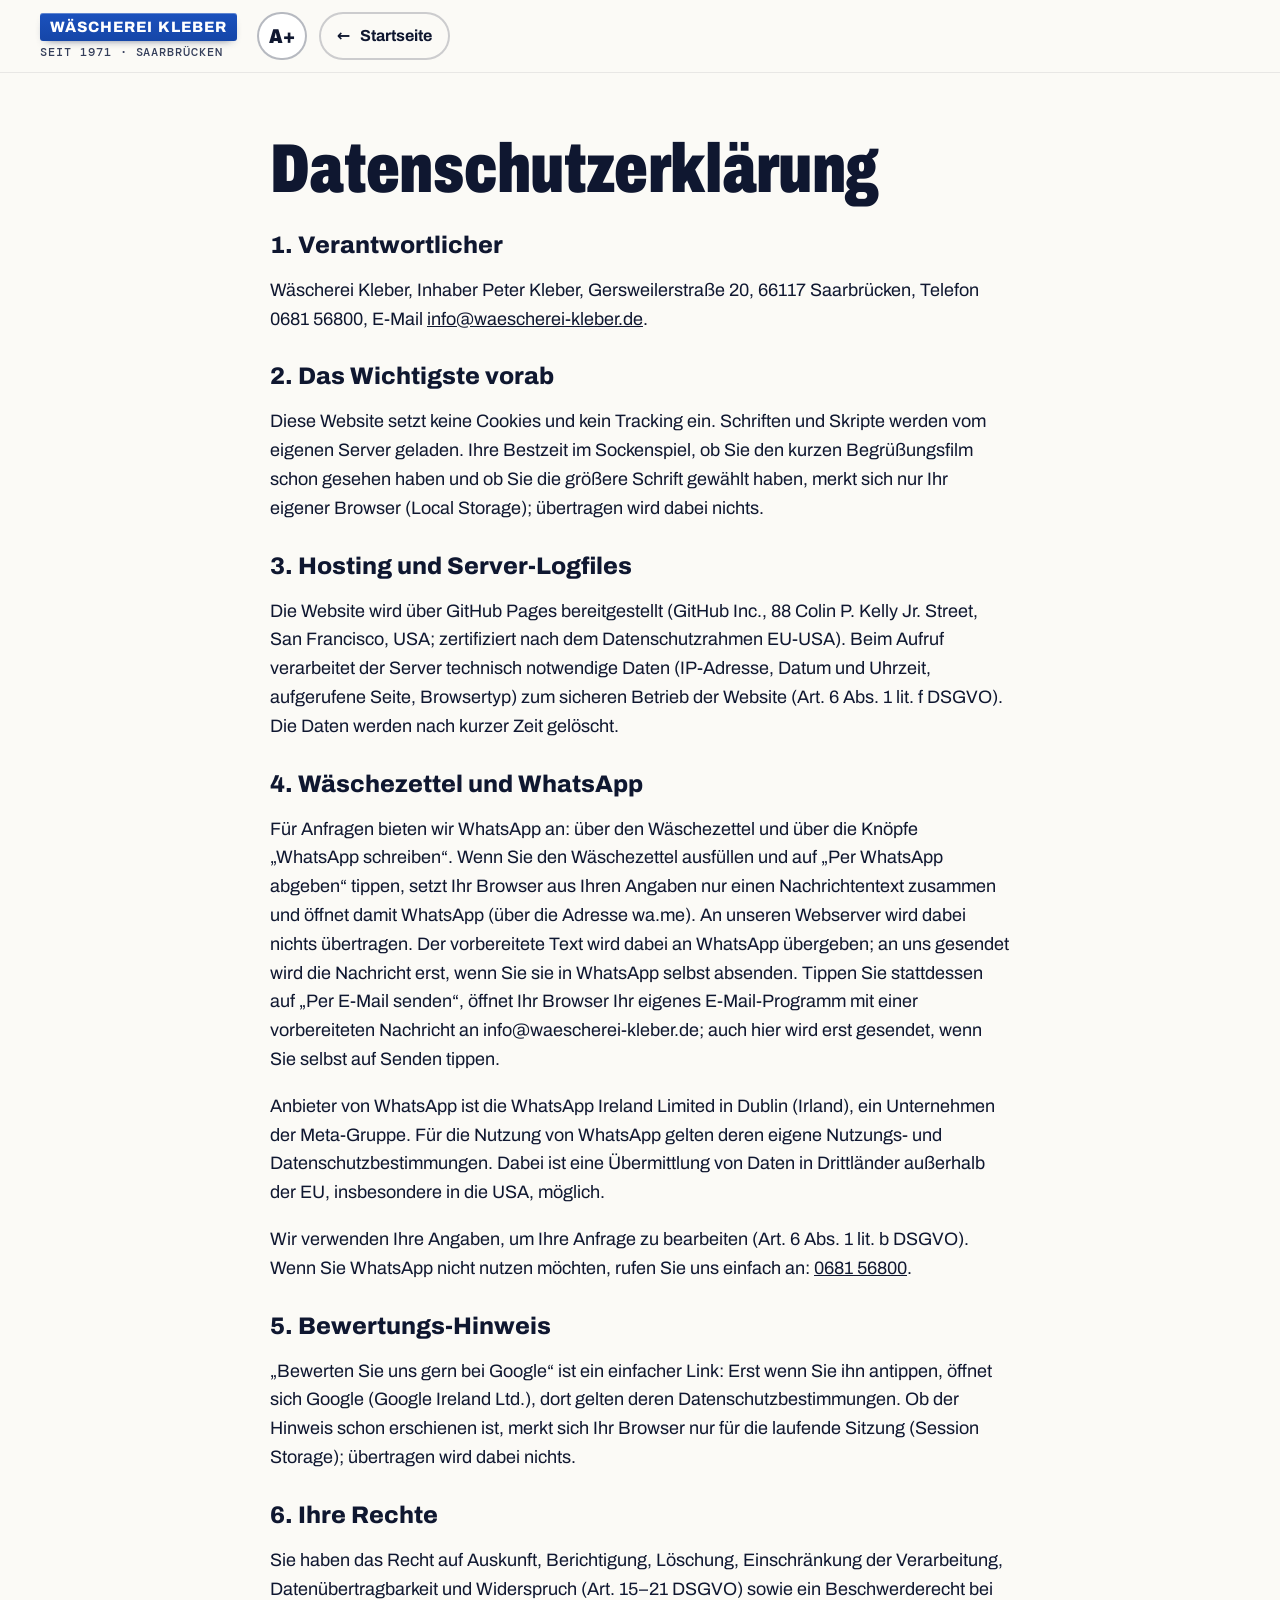
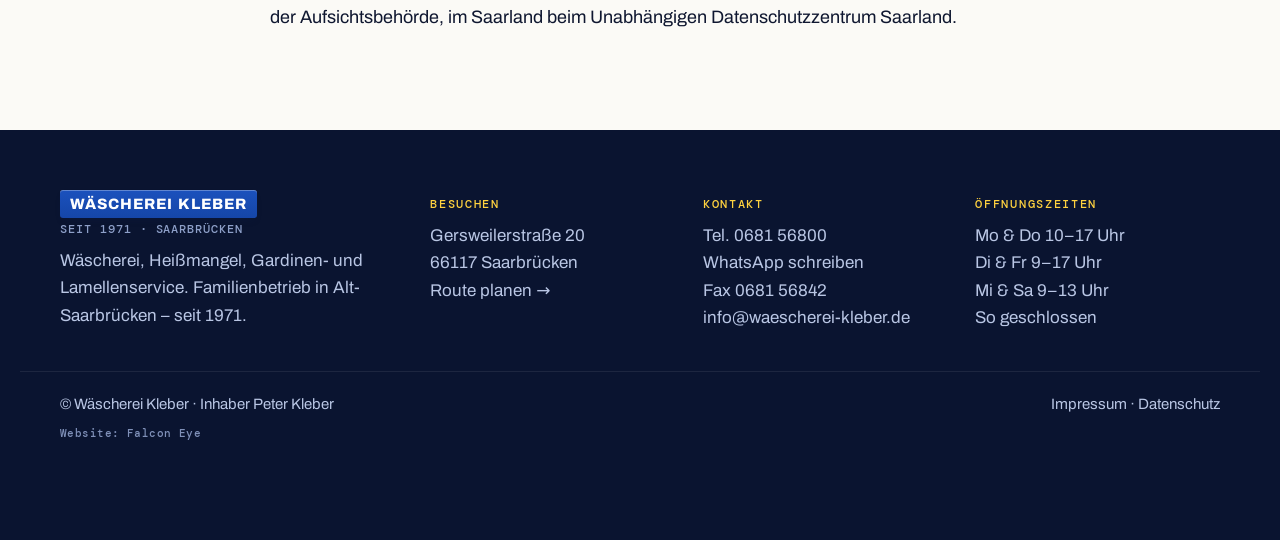
<file: datenschutz.html>
<!doctype html>
<html lang="de">
<head>
<meta charset="utf-8">
<script data-fe="intro">/* Intro nur beim allerersten Besuch (localStorage); ?nointro überspringt, ?intro zeigt es noch einmal. Größere Schrift wird gemerkt. */try{(function(d,s){var l=localStorage;if(l.getItem('kl-gross'))d.classList.add('gross');if(/[?&]intro(&|=|$)/.test(s))return;if(/[?&]nointro/.test(s)||l.getItem('kl-intro'))d.classList.add('no-intro')})(document.documentElement,location.search)}catch(e){}</script>
<meta name="viewport" content="width=device-width,initial-scale=1,viewport-fit=cover">
<title>Datenschutzerklärung | Wäscherei Kleber, Saarbrücken</title>
<meta name="description" content="Datenschutzerklärung der Wäscherei Kleber in Saarbrücken: keine Cookies, kein Tracking, Hosting, WhatsApp-Wäschezettel und Ihre Rechte.">
<meta name="robots" content="index,follow,max-image-preview:large">
<link rel="canonical" href="https://waescherei-kleber.de/datenschutz.html"><meta property="og:url" content="https://waescherei-kleber.de/datenschutz.html"><meta property="og:site_name" content="Wäscherei Kleber">
<meta property="og:type" content="website"><meta property="og:locale" content="de_DE">
<meta property="og:title" content="Datenschutzerklärung | Wäscherei Kleber, Saarbrücken"><meta property="og:description" content="Datenschutzerklärung der Wäscherei Kleber in Saarbrücken: keine Cookies, kein Tracking, Hosting, WhatsApp-Wäschezettel und Ihre Rechte.">
<meta property="og:image" content="https://waescherei-kleber.de/og.jpg"><meta property="og:image:alt" content="Wäscherei Kleber in Saarbrücken – seit 1971"><meta property="og:image:width" content="1200"><meta property="og:image:height" content="630">
<meta name="twitter:card" content="summary_large_image">
<meta name="theme-color" content="#1546a8">
<link rel="icon" href="img/favicon.svg" type="image/svg+xml">
<link rel="preload" href="fonts/archivo-latin-wdth-normal.woff2" as="font" type="font/woff2" crossorigin>
<link rel="stylesheet" href="assets/kl.css?v=1793962609">
<script type="application/ld+json">{"@context": "https://schema.org", "@type": "BreadcrumbList", "itemListElement": [{"@type": "ListItem", "position": 1, "name": "Startseite", "item": "https://waescherei-kleber.de/"}, {"@type": "ListItem", "position": 2, "name": "Datenschutzerklärung", "item": "https://waescherei-kleber.de/datenschutz.html"}]}</script>
<style>img:where([width][height]){height:auto}</style>
<link rel="apple-touch-icon" href="/apple-touch-icon.png">
</head>
<body class="sub">
<a class="skip" href="#main">Zum Inhalt springen</a>
<header class="hdr solid"><div class="hdr-in"><a class="logo" href="index.html"><span class="logo-sign">Wäscherei Kleber</span><small>seit 1971 · Saarbrücken</small><span class="sr"> – Startseite</span></a><div class="hdr-r"><button type="button" class="aplus" data-aplus aria-pressed="false" title="Größere Schrift ein- oder ausschalten"><b aria-hidden="true">A+</b><span class="aplus-t">Größere Schrift</span></button><a class="b b-ghost sm hdr-home" href="index.html"><span aria-hidden="true">← </span>Startseite</a></div></div></header>
<main id="main" class="legal wrap"><h1 class="h2">Datenschutzerklärung</h1><h2>1. Verantwortlicher</h2><p>Wäscherei Kleber, Inhaber Peter Kleber, Gersweilerstraße 20, 66117 Saarbrücken, Telefon 0681 56800, E-Mail <a href="mailto:info@waescherei-kleber.de">info@waescherei-kleber.de</a>.</p>
<h2>2. Das Wichtigste vorab</h2><p>Diese Website setzt keine Cookies und kein Tracking ein. Schriften und Skripte werden vom eigenen Server geladen. Ihre Bestzeit im Sockenspiel, ob Sie den kurzen Begrüßungsfilm schon gesehen haben und ob Sie die größere Schrift gewählt haben, merkt sich nur Ihr eigener Browser (Local Storage); übertragen wird dabei nichts.</p>
<h2>3. Hosting und Server-Logfiles</h2><p>Die Website wird über GitHub Pages bereitgestellt (GitHub Inc., 88 Colin P. Kelly Jr. Street, San Francisco, USA; zertifiziert nach dem Datenschutzrahmen EU-USA). Beim Aufruf verarbeitet der Server technisch notwendige Daten (IP-Adresse, Datum und Uhrzeit, aufgerufene Seite, Browsertyp) zum sicheren Betrieb der Website (Art. 6 Abs. 1 lit. f DSGVO). Die Daten werden nach kurzer Zeit gelöscht.</p>
<h2 id="whatsapp">4. Wäschezettel und WhatsApp</h2><p>Für Anfragen bieten wir WhatsApp an: über den Wäschezettel und über die Knöpfe „WhatsApp schreiben“. Wenn Sie den Wäschezettel ausfüllen und auf „Per WhatsApp abgeben“ tippen, setzt Ihr Browser aus Ihren Angaben nur einen Nachrichtentext zusammen und öffnet damit WhatsApp (über die Adresse wa.me). An unseren Webserver wird dabei nichts übertragen. Der vorbereitete Text wird dabei an WhatsApp übergeben; an uns gesendet wird die Nachricht erst, wenn Sie sie in WhatsApp selbst absenden. Tippen Sie stattdessen auf „Per E-Mail senden“, öffnet Ihr Browser Ihr eigenes E-Mail-Programm mit einer vorbereiteten Nachricht an info@waescherei-kleber.de; auch hier wird erst gesendet, wenn Sie selbst auf Senden tippen.</p>
<p>Anbieter von WhatsApp ist die WhatsApp Ireland Limited in Dublin (Irland), ein Unternehmen der Meta-Gruppe. Für die Nutzung von WhatsApp gelten deren eigene Nutzungs- und Datenschutzbestimmungen. Dabei ist eine Übermittlung von Daten in Drittländer außerhalb der EU, insbesondere in die USA, möglich.</p>
<p>Wir verwenden Ihre Angaben, um Ihre Anfrage zu bearbeiten (Art. 6 Abs. 1 lit. b DSGVO). Wenn Sie WhatsApp nicht nutzen möchten, rufen Sie uns einfach an: <a href="tel:+4968156800">0681 56800</a>.</p>
<h2>5. Bewertungs-Hinweis</h2><p>„Bewerten Sie uns gern bei Google“ ist ein einfacher Link: Erst wenn Sie ihn antippen, öffnet sich Google (Google Ireland Ltd.), dort gelten deren Datenschutzbestimmungen. Ob der Hinweis schon erschienen ist, merkt sich Ihr Browser nur für die laufende Sitzung (Session Storage); übertragen wird dabei nichts.</p>
<h2>6. Ihre Rechte</h2><p>Sie haben das Recht auf Auskunft, Berichtigung, Löschung, Einschränkung der Verarbeitung, Datenübertragbarkeit und Widerspruch (Art. 15–21 DSGVO) sowie ein Beschwerderecht bei der Aufsichtsbehörde, im Saarland beim Unabhängigen Datenschutzzentrum Saarland.</p></main>
<footer class="ftr">
  <div class="wrap ftr-in">
    <div><a class="logo" href="index.html"><span class="logo-sign">Wäscherei Kleber</span><small>seit 1971 · Saarbrücken</small><span class="sr"> – Startseite</span></a><p>Wäscherei, Heißmangel, Gardinen- und Lamellenservice. Familienbetrieb in Alt-Saarbrücken – seit 1971.</p></div>
    <div><h4>Besuchen</h4><p>Gersweilerstraße 20<br>66117 Saarbrücken<br><a href="https://www.google.com/maps/search/?api=1&query=W%C3%A4scherei%20Kleber%2C%20Gersweilerstra%C3%9Fe%2020%2C%2066117%20Saarbr%C3%BCcken" target="_blank" rel="noopener">Route planen →</a></p></div>
    <div><h4>Kontakt</h4><p><a href="tel:+4968156800">Tel. 0681 56800</a><br><a href="https://wa.me/4968156800?text=Guten%20Tag%2C%20ich%20habe%20eine%20Frage%20an%20die%20W%C3%A4scherei%20Kleber%3A%20" target="_blank" rel="noopener">WhatsApp schreiben</a><br>Fax 0681 56842<br><a href="mailto:info@waescherei-kleber.de">info@waescherei-kleber.de</a></p></div>
    <div><h4>Öffnungszeiten</h4><p data-ftrzeiten>Mo &amp; Do 10–17 Uhr<br>Di &amp; Fr 9–17 Uhr<br>Mi &amp; Sa 9–13 Uhr<br>So geschlossen</p></div>
  </div>
  <div class="wrap ftr-b"><span>© Wäscherei Kleber · Inhaber Peter Kleber</span><span><a href="impressum.html">Impressum</a> · <a href="datenschutz.html">Datenschutz</a></span><span class="ftr-concept">Website: <a href="https://falcon-eye.de" target="_blank" rel="noopener">Falcon Eye</a></span></div>
</footer>
<script src="assets/kl.js?v=1793962609" defer></script></body></html>
</file>
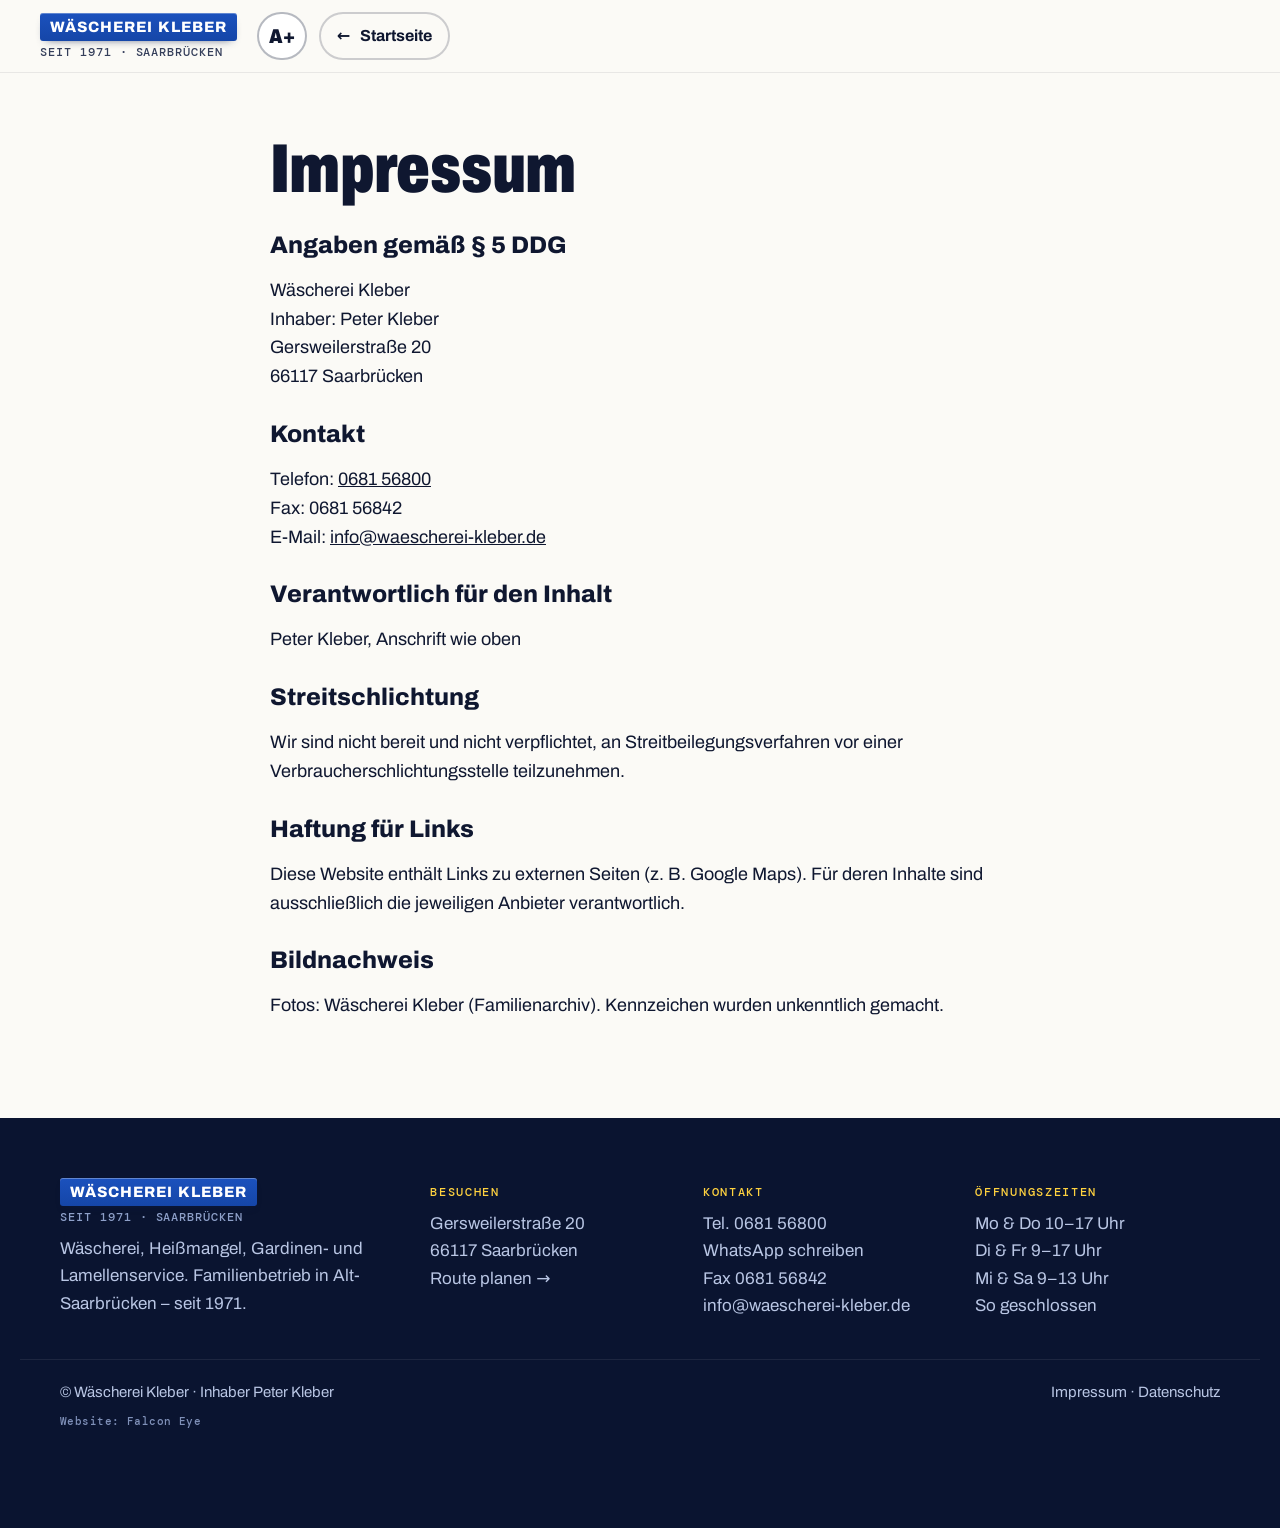
<file: impressum.html>
<!doctype html>
<html lang="de">
<head>
<meta charset="utf-8">
<script data-fe="intro">/* Intro nur beim allerersten Besuch (localStorage); ?nointro überspringt, ?intro zeigt es noch einmal. Größere Schrift wird gemerkt. */try{(function(d,s){var l=localStorage;if(l.getItem('kl-gross'))d.classList.add('gross');if(/[?&]intro(&|=|$)/.test(s))return;if(/[?&]nointro/.test(s)||l.getItem('kl-intro'))d.classList.add('no-intro')})(document.documentElement,location.search)}catch(e){}</script>
<meta name="viewport" content="width=device-width,initial-scale=1,viewport-fit=cover">
<title>Impressum | Wäscherei Kleber, Saarbrücken</title>
<meta name="description" content="Impressum der Wäscherei Kleber, Inhaber Peter Kleber, Gersweilerstraße 20 in 66117 Saarbrücken: Anschrift, Telefon, Fax und E-Mail.">
<meta name="robots" content="index,follow,max-image-preview:large">
<link rel="canonical" href="https://waescherei-kleber.de/impressum.html"><meta property="og:url" content="https://waescherei-kleber.de/impressum.html"><meta property="og:site_name" content="Wäscherei Kleber">
<meta property="og:type" content="website"><meta property="og:locale" content="de_DE">
<meta property="og:title" content="Impressum | Wäscherei Kleber, Saarbrücken"><meta property="og:description" content="Impressum der Wäscherei Kleber, Inhaber Peter Kleber, Gersweilerstraße 20 in 66117 Saarbrücken: Anschrift, Telefon, Fax und E-Mail.">
<meta property="og:image" content="https://waescherei-kleber.de/og.jpg"><meta property="og:image:alt" content="Wäscherei Kleber in Saarbrücken – seit 1971"><meta property="og:image:width" content="1200"><meta property="og:image:height" content="630">
<meta name="twitter:card" content="summary_large_image">
<meta name="theme-color" content="#1546a8">
<link rel="icon" href="img/favicon.svg" type="image/svg+xml">
<link rel="preload" href="fonts/archivo-latin-wdth-normal.woff2" as="font" type="font/woff2" crossorigin>
<link rel="stylesheet" href="assets/kl.css?v=1793962609">
<script type="application/ld+json">{"@context": "https://schema.org", "@type": "BreadcrumbList", "itemListElement": [{"@type": "ListItem", "position": 1, "name": "Startseite", "item": "https://waescherei-kleber.de/"}, {"@type": "ListItem", "position": 2, "name": "Impressum", "item": "https://waescherei-kleber.de/impressum.html"}]}</script>
<style>img:where([width][height]){height:auto}</style>
<link rel="apple-touch-icon" href="/apple-touch-icon.png">
</head>
<body class="sub">
<a class="skip" href="#main">Zum Inhalt springen</a>
<header class="hdr solid"><div class="hdr-in"><a class="logo" href="index.html"><span class="logo-sign">Wäscherei Kleber</span><small>seit 1971 · Saarbrücken</small><span class="sr"> – Startseite</span></a><div class="hdr-r"><button type="button" class="aplus" data-aplus aria-pressed="false" title="Größere Schrift ein- oder ausschalten"><b aria-hidden="true">A+</b><span class="aplus-t">Größere Schrift</span></button><a class="b b-ghost sm hdr-home" href="index.html"><span aria-hidden="true">← </span>Startseite</a></div></div></header>
<main id="main" class="legal wrap"><h1 class="h2">Impressum</h1><h2>Angaben gemäß § 5 DDG</h2><p>Wäscherei Kleber<br>Inhaber: Peter Kleber<br>Gersweilerstraße 20<br>66117 Saarbrücken</p>
<h2>Kontakt</h2><p>Telefon: <a href="tel:+4968156800">0681 56800</a><br>Fax: 0681 56842<br>E-Mail: <a href="mailto:info@waescherei-kleber.de">info@waescherei-kleber.de</a></p>
<h2>Verantwortlich für den Inhalt</h2><p>Peter Kleber, Anschrift wie oben</p>
<h2>Streitschlichtung</h2><p>Wir sind nicht bereit und nicht verpflichtet, an Streitbeilegungsverfahren vor einer Verbraucherschlichtungsstelle teilzunehmen.</p>
<h2>Haftung für Links</h2><p>Diese Website enthält Links zu externen Seiten (z. B. Google Maps). Für deren Inhalte sind ausschließlich die jeweiligen Anbieter verantwortlich.</p>
<h2>Bildnachweis</h2><p>Fotos: Wäscherei Kleber (Familienarchiv). Kennzeichen wurden unkenntlich gemacht.</p></main>
<footer class="ftr">
  <div class="wrap ftr-in">
    <div><a class="logo" href="index.html"><span class="logo-sign">Wäscherei Kleber</span><small>seit 1971 · Saarbrücken</small><span class="sr"> – Startseite</span></a><p>Wäscherei, Heißmangel, Gardinen- und Lamellenservice. Familienbetrieb in Alt-Saarbrücken – seit 1971.</p></div>
    <div><h4>Besuchen</h4><p>Gersweilerstraße 20<br>66117 Saarbrücken<br><a href="https://www.google.com/maps/search/?api=1&query=W%C3%A4scherei%20Kleber%2C%20Gersweilerstra%C3%9Fe%2020%2C%2066117%20Saarbr%C3%BCcken" target="_blank" rel="noopener">Route planen →</a></p></div>
    <div><h4>Kontakt</h4><p><a href="tel:+4968156800">Tel. 0681 56800</a><br><a href="https://wa.me/4968156800?text=Guten%20Tag%2C%20ich%20habe%20eine%20Frage%20an%20die%20W%C3%A4scherei%20Kleber%3A%20" target="_blank" rel="noopener">WhatsApp schreiben</a><br>Fax 0681 56842<br><a href="mailto:info@waescherei-kleber.de">info@waescherei-kleber.de</a></p></div>
    <div><h4>Öffnungszeiten</h4><p data-ftrzeiten>Mo &amp; Do 10–17 Uhr<br>Di &amp; Fr 9–17 Uhr<br>Mi &amp; Sa 9–13 Uhr<br>So geschlossen</p></div>
  </div>
  <div class="wrap ftr-b"><span>© Wäscherei Kleber · Inhaber Peter Kleber</span><span><a href="impressum.html">Impressum</a> · <a href="datenschutz.html">Datenschutz</a></span><span class="ftr-concept">Website: <a href="https://falcon-eye.de" target="_blank" rel="noopener">Falcon Eye</a></span></div>
</footer>
<script src="assets/kl.js?v=1793962609" defer></script></body></html>
</file>
<file: assets/kl.css>
/* Wäscherei Kleber – Entwurf 2 · Waschsalon: Bullaugen, Chrom, Kleber-Blau, Wäschekorb-Gelb */
@font-face{font-family:Archivo;font-weight:100 900;font-stretch:62% 125%;font-display:swap;src:url(../fonts/archivo-latin-wdth-normal.woff2) format("woff2-variations"),url(../fonts/archivo-latin-wdth-normal.woff2) format("woff2");unicode-range:U+0000-00FF,U+0131,U+0152-0153,U+02BB-02BC,U+02C6,U+02DA,U+02DC,U+0304,U+0308,U+0329,U+2000-206F,U+20AC,U+2122,U+2191,U+2193,U+2212,U+2215,U+FEFF,U+FFFD}
@font-face{font-family:Archivo;font-weight:100 900;font-stretch:62% 125%;font-display:swap;src:url(../fonts/archivo-latin-ext-wdth-normal.woff2) format("woff2-variations");unicode-range:U+0100-02BA,U+02BD-02C5,U+02C7-02CC,U+02CE-02D7,U+02DD-02FF,U+1E00-1E9F,U+A720-A7FF}
@font-face{font-family:Elite;font-weight:400;font-display:swap;src:url(../fonts/special-elite-latin-400-normal.woff2) format("woff2")}
@font-face{font-family:Kalam;font-weight:400;font-display:swap;src:url(../fonts/kalam-latin-400-normal.woff2) format("woff2")}
@font-face{font-family:Kalam;font-weight:700;font-display:swap;src:url(../fonts/kalam-latin-700-normal.woff2) format("woff2")}
@font-face{font-family:Mono;font-weight:400;font-display:swap;src:url(../fonts/dm-mono-latin-400-normal.woff2) format("woff2")}
@font-face{font-family:Mono;font-weight:500;font-display:swap;src:url(../fonts/dm-mono-latin-500-normal.woff2) format("woff2")}

:root{
  --blue:#1546a8;--blue2:#2a63d4;--navy:#0b1d47;--ink:#0f1730;--ink2:#4a5675;--sky:#dfeaff;--foam:#f4f8ff;
  --linen:#f6f4ef;--paper:#fbfaf6;--yellow:#ffd23f;--yellow2:#ffbf00;--coral:#ff6b4a;--aqua:#a9e4ff;
  --chrome1:#f4f6f9;--chrome2:#c8ced8;--chrome3:#8e97a6;
  --fd:Archivo,"Arial Narrow",system-ui,sans-serif;--fb:Archivo,system-ui,sans-serif;--ft:Elite,"Courier New",monospace;--fh:Kalam,"Comic Sans MS",cursive;--fm:Mono,ui-monospace,monospace;
  --wrap:1240px;--gut:clamp(16px,4vw,40px);
}
*,*::before,*::after{box-sizing:border-box}
html{-webkit-text-size-adjust:100%;scroll-behavior:smooth;scroll-padding-top:80px}
body{margin:0;background:var(--linen);color:var(--ink);font:400 clamp(16px,1.05vw,17.5px)/1.6 var(--fb);font-stretch:100%;overflow-x:hidden;-webkit-font-smoothing:antialiased}
body.is-loading{overflow:hidden}
img{max-width:100%;display:block}
a{color:inherit}
button{font:inherit;color:inherit;cursor:pointer}
input,textarea{font:inherit}
.hp{position:absolute!important;left:-9999px;width:1px;height:1px;opacity:0}
.skip{position:fixed;left:12px;top:-60px;z-index:300;background:var(--blue);color:#fff;padding:10px 16px;border-radius:8px}.skip:focus{top:12px}
.wrap{max-width:var(--wrap);margin:0 auto;padding:0 var(--gut)}
:focus-visible{outline:3px solid var(--yellow2);outline-offset:3px}

/* Typo */
.h1{font:900 clamp(46px,6.2vw,100px)/.9 var(--fd);font-stretch:72%;letter-spacing:-.01em;text-transform:none;margin:14px 0 18px}
.h1 .w{display:inline-block;transform-origin:50% 60%}
.h1 .accent{color:var(--blue)}
.h2{font:900 clamp(38px,5.4vw,86px)/.92 var(--fd);font-stretch:72%;letter-spacing:-.01em;margin:.12em 0 .3em}
.h2 em{font-style:normal;color:var(--blue)}
.kick{font:500 12.5px/1.3 var(--fm);letter-spacing:.12em;text-transform:uppercase;color:var(--ink2);margin:0 0 4px}
.lead{font-size:clamp(17px,1.25vw,20px);line-height:1.55;color:var(--ink2);max-width:56ch}
.hint{font:500 13px var(--fm);color:var(--ink2);margin:0}
.lk{background:none;border:0;padding:0;text-decoration:underline;text-underline-offset:3px;font-weight:600}

/* Das Ladenschild (wie über dem Schaufenster) */
.sign{display:inline-block;background:linear-gradient(180deg,#1b51bd,#1546a8 55%,#0f3a90);padding:.18em .55em .2em;border-radius:3px;box-shadow:inset 0 1px 0 rgba(255,255,255,.35),inset 0 -2px 0 rgba(0,0,0,.25),0 6px 16px -8px rgba(11,29,71,.8)}
.sign b{display:block;font:800 1em/1 var(--fd);font-stretch:100%;letter-spacing:.06em;text-transform:uppercase;color:#fff;text-shadow:0 1px 0 rgba(0,0,0,.25)}
.sign.sm{font-size:15px}.sign.xl{font-size:clamp(26px,4.4vw,64px)}

/* Hand-Schilder über dem Laden */
.boards{display:flex;flex-wrap:wrap;gap:8px}
.hero .boards{margin-bottom:18px}
.boards span{font:700 clamp(15px,1.4vw,21px)/1 var(--fh);color:#1d1b19;background:linear-gradient(180deg,#fbf8ee,#e9e3d2);padding:7px 14px 5px;border:2.5px solid #1d1b19;border-radius:3px;box-shadow:0 4px 0 -1px rgba(0,0,0,.18);white-space:nowrap}
.boards .bd-tel i{font-style:normal;margin-right:6px}

/* Buttons */
.b{display:inline-flex;align-items:center;justify-content:center;gap:10px;min-height:52px;padding:0 26px;border-radius:999px;border:0;font:700 16px/1 var(--fb);text-decoration:none;transition:transform .4s cubic-bezier(.22,1,.36,1),box-shadow .4s cubic-bezier(.22,1,.36,1),background .3s;white-space:nowrap}
.b.sm{min-height:42px;padding:0 18px;font-size:14.5px}
.b-blue{background:linear-gradient(180deg,#2a63d4,var(--blue));color:#fff;box-shadow:0 10px 24px -10px rgba(21,70,168,.8),inset 0 1px 0 rgba(255,255,255,.3)}
.b-blue:hover{transform:translateY(-2px) scale(1.02)}
.b-yellow{background:var(--yellow);color:var(--ink);box-shadow:0 10px 22px -10px rgba(200,150,0,.8),inset 0 -2px 0 rgba(0,0,0,.12)}
.b-yellow:hover{transform:translateY(-2px)}
.b-ghost{background:transparent;color:var(--ink);box-shadow:inset 0 0 0 2px rgba(15,23,48,.2)}
.b-ghost:hover{box-shadow:inset 0 0 0 2px var(--ink);transform:translateY(-2px)}
.b-ghost.light{color:#fff;box-shadow:inset 0 0 0 2px rgba(255,255,255,.35)}
.ctas{display:flex;flex-wrap:wrap;gap:12px;margin-top:24px}

/* Intro: Tür schließt, Wasser läuft */
.intro{position:fixed;inset:0;z-index:400;background:radial-gradient(circle at 50% 45%,#ffffff,#e6ebf2 60%,#cfd6e0);display:grid;place-items:center;transition:opacity .6s .1s,visibility .6s .1s}
.intro.out{opacity:0;visibility:hidden}
.intro-door{width:min(64vw,330px);aspect-ratio:1;border-radius:50%;background:conic-gradient(from 210deg,#f8f9fb,#9aa3b1,#f1f3f6,#a7afbc,#f8f9fb);padding:7%;box-shadow:0 30px 60px -20px rgba(11,29,71,.5),inset 0 0 0 2px rgba(255,255,255,.7);transform:scale(.6) rotate(-30deg);opacity:0;transition:transform .9s cubic-bezier(.22,1,.36,1),opacity .5s cubic-bezier(.22,1,.36,1)}
.intro.go .intro-door{transform:none;opacity:1}
.intro-glass{position:relative;width:100%;height:100%;border-radius:50%;overflow:hidden;background:radial-gradient(circle at 35% 30%,#3d4c66,#121a2c 70%);box-shadow:inset 0 10px 30px rgba(0,0,0,.6)}
.intro-w{position:absolute;left:-50%;right:-50%;bottom:-100%;height:100%;background:linear-gradient(180deg,rgba(150,215,255,.9),rgba(40,120,220,.95));border-radius:42%;transition:bottom 1.4s .6s cubic-bezier(.4,0,.2,1)}
.intro.go .intro-w{bottom:-20%;animation:wave 2.4s linear infinite}
@keyframes wave{to{transform:rotate(360deg)}}
.intro-t{position:absolute;bottom:12vh;left:0;right:0;text-align:center;font-size:clamp(22px,3vw,34px)}
.intro-t small{display:block;font:500 13px var(--fm);color:var(--ink2);margin-top:12px;letter-spacing:.1em;text-transform:uppercase}

/* Header */
.hdr{position:fixed;top:0;left:0;right:0;z-index:100;transition:background .3s,box-shadow .3s,transform .35s}
.hdr-in{display:flex;align-items:center;gap:20px;max-width:1440px;margin:0 auto;padding:12px var(--gut)}
.hdr.scrolled,.hdr.solid{background:rgba(251,250,246,.88);-webkit-backdrop-filter:blur(14px) saturate(1.4);backdrop-filter:blur(14px) saturate(1.4);box-shadow:0 1px 0 rgba(15,23,48,.08)}
.hdr.hide{transform:translateY(-100%)}
.logo{display:flex;flex-direction:column;align-items:flex-start;gap:3px;text-decoration:none;flex-shrink:0}
.logo-sign{font:800 15px/1 var(--fd);letter-spacing:.07em;text-transform:uppercase;color:#fff;background:linear-gradient(180deg,#1b51bd,#1546a8);padding:7px 10px 6px;border-radius:3px;box-shadow:inset 0 1px 0 rgba(255,255,255,.3),0 4px 10px -6px rgba(11,29,71,.8)}
.logo small{font:500 10.5px var(--fm);letter-spacing:.08em;color:var(--ink2);text-transform:uppercase}
.nav{display:flex;gap:2px;margin:0 auto}
.nav a{padding:9px 12px;border-radius:999px;text-decoration:none;font-weight:600;font-size:15px;color:var(--ink2);transition:background .2s,color .2s}
.nav a:hover,.nav a.on{background:var(--sky);color:var(--blue)}
.hdr-r{display:flex;align-items:center;gap:12px}
.doorsign{position:relative;display:flex;flex-direction:column;align-items:center;transform-origin:50% 0;background:none;border:0;padding:0;margin:0;font:inherit;color:inherit;cursor:pointer;-webkit-tap-highlight-color:transparent}
.ds-str{width:44px;height:10px;border:2px solid #333;border-bottom:0;border-radius:22px 22px 0 0;margin-bottom:-2px}
.ds-card{display:flex;flex-direction:column;align-items:center;background:#fff;border:2px solid #333;border-radius:4px;padding:3px 9px 2px;min-width:96px;box-shadow:0 4px 8px -4px rgba(0,0,0,.4)}
.ds-card b{font:800 12px/1.1 var(--fd);letter-spacing:.08em;text-transform:uppercase}
.ds-card small{font:500 9.5px var(--fm);color:var(--ink2)}
.doorsign.open .ds-card b{color:#16833a}.doorsign.closed .ds-card b{color:#c2271a}
.burger{display:none;width:46px;height:46px;border:0;border-radius:50%;background:var(--sky);padding:0;flex-direction:column;justify-content:center;align-items:center;gap:4px}
.burger i{display:block;width:18px;height:2px;background:var(--ink);border-radius:2px;transition:transform .3s,opacity .3s}
.burger[aria-expanded=true] i:nth-child(1){transform:translateY(6px) rotate(45deg)}.burger[aria-expanded=true] i:nth-child(2){opacity:0}.burger[aria-expanded=true] i:nth-child(3){transform:translateY(-6px) rotate(-45deg)}
.mnav{display:flex;flex-direction:column;padding:6px var(--gut) 18px;background:rgba(251,250,246,.97)}
.mnav[hidden]{display:none}
.mnav a{padding:12px 4px;text-decoration:none;font:800 24px/1.1 var(--fd);font-stretch:80%;border-bottom:1px solid rgba(15,23,48,.08)}

/* Programmwahl-Drehknopf (Navigation) */
.dial{position:fixed;right:22px;bottom:40px;z-index:90;width:116px;height:116px;opacity:0;transform:scale(.8);transition:opacity .4s,transform .4s;pointer-events:none}
.dial.on{opacity:1;transform:none;pointer-events:auto}
.dial.on.away{opacity:0;transform:scale(.8) translateY(20px);pointer-events:none}
.dial-knob{position:absolute;left:50%;top:50%;width:62px;height:62px;margin:-31px 0 0 -31px;border-radius:50%;background:conic-gradient(from 0deg,#fdfdfe,#b9c1cd,#f2f4f7,#a9b2c0,#fdfdfe);box-shadow:0 10px 22px -8px rgba(11,29,71,.6),inset 0 0 0 2px rgba(255,255,255,.8),0 0 0 6px rgba(255,255,255,.65);transform:rotate(var(--k,-120deg));transition:transform .6s cubic-bezier(.22,1,.36,1)}
.dial-knob i{position:absolute;left:50%;top:6px;width:5px;height:18px;margin-left:-2.5px;border-radius:3px;background:var(--blue)}
.dial-lbls a{position:absolute;left:50%;top:50%;width:0;height:0;transform:rotate(var(--a));text-decoration:none}
.dial-lbls a i{position:absolute;left:-7px;top:-57px;width:14px;height:14px;border-radius:50%;background:rgba(255,255,255,.85);box-shadow:inset 0 0 0 2px var(--chrome2),0 2px 6px -2px rgba(0,0,0,.4);transition:background .2s,transform .2s}
.dial-lbls a:hover i{transform:scale(1.3)}
.dial-lbls a.on i{background:var(--blue);box-shadow:0 0 0 4px rgba(42,99,212,.25)}
.dial-t{position:absolute;left:-14px;right:-14px;bottom:-26px;text-align:center;margin:0;line-height:1.1}
.dial-t small{display:block;font:500 9px var(--fm);letter-spacing:.14em;text-transform:uppercase;color:var(--ink2)}
.dial-t b{font:800 13px var(--fd);font-stretch:85%;color:var(--blue);background:rgba(251,250,246,.9);padding:2px 8px;border-radius:999px}

/* HERO */
.hero{position:relative;min-height:100svh;padding:96px 0 0;background:radial-gradient(ellipse 60% 60% at 75% 40%,#ffffff,transparent 70%),linear-gradient(180deg,var(--foam),var(--linen));overflow:hidden;display:flex;flex-direction:column}
.bubbles{position:absolute;inset:0;pointer-events:none;z-index:0}.bubbles canvas{width:100%;height:100%}
.hero-in{position:relative;z-index:2;flex:1;display:grid;grid-template-columns:minmax(0,1fr) minmax(0,1fr);gap:clamp(20px,4vw,60px);align-items:center;max-width:1440px;width:100%;margin:0 auto;padding:10px var(--gut) 30px}
.stats{list-style:none;display:flex;gap:clamp(16px,3vw,36px);padding:0;margin:30px 0 0}
.stats b{display:block;font:900 clamp(30px,3vw,44px)/1 var(--fd);font-stretch:75%;color:var(--blue)}
.stats span{font:500 12px var(--fm);color:var(--ink2)}
.hero-v{position:relative;display:flex;flex-direction:column;align-items:center}
.wm-hint{margin:14px 0 0;font:500 12.5px var(--fm);color:var(--ink2);text-align:center}
.tape{position:relative;z-index:3;background:var(--blue);color:#fff;overflow:hidden;border-top:4px solid var(--yellow)}
.tape-in{display:flex;width:max-content;animation:tape 46s linear infinite;padding:12px 0}
.tape span{font:800 clamp(18px,1.8vw,24px)/1 var(--fd);font-stretch:85%;letter-spacing:.06em;text-transform:uppercase;padding:0 18px;white-space:nowrap}
.tape i{font-style:normal;color:var(--yellow);font-size:12px;align-self:center}
@keyframes tape{to{transform:translateX(-50%)}}

/* Die Waschmaschine */
.wm{position:relative;width:min(100%,520px);aspect-ratio:600/700;border-radius:26px 26px 18px 18px;background:linear-gradient(90deg,#e6eaf0 0%,#ffffff 12%,#fbfcfd 70%,#dde2e9 100%);box-shadow:0 50px 70px -40px rgba(11,29,71,.6),inset 0 0 0 2px rgba(255,255,255,.9),inset 0 -8px 0 rgba(0,0,0,.05);transform-origin:50% 100%}
.wm-top{position:absolute;left:0;right:0;top:0;height:17%;border-radius:26px 26px 0 0;background:linear-gradient(180deg,#f8f9fb,#e3e7ee);border-bottom:2px solid #cfd5de;display:flex;align-items:center;gap:3%;padding:0 5%}
.wm-brand b{display:block;font:900 clamp(16px,2vw,22px)/1 var(--fd);font-stretch:85%;letter-spacing:.14em;color:var(--blue)}
.wm-brand small{font:500 9px var(--fm);color:var(--ink2);letter-spacing:.1em}
.wm-lcd{flex:1;min-width:0;height:52%;border-radius:8px;background:linear-gradient(180deg,#0e1b2d,#1a2c44);box-shadow:inset 0 2px 8px rgba(0,0,0,.6);display:flex;align-items:center;justify-content:space-between;padding:0 12px;color:#7fe7ff;font:500 clamp(10px,1.2vw,14px) var(--fm);text-shadow:0 0 8px rgba(127,231,255,.7);white-space:nowrap;overflow:hidden}
.wm-lcd{gap:8px}.wm-lcd span{overflow:hidden;text-overflow:ellipsis}
.wm-lcd b{font:500 clamp(16px,2vw,22px) var(--fm)}
.wm-lcd.paused span{opacity:.5;transition:opacity .5s}
.wm-btn i{font-style:normal}
.wm-knob{width:clamp(40px,5vw,58px);aspect-ratio:1;border-radius:50%;border:0;background:conic-gradient(from 0deg,#fff,#c3cad5,#f4f6f9,#aab3c0,#fff);box-shadow:0 6px 12px -6px rgba(0,0,0,.5),inset 0 0 0 2px #fff;position:relative;transform:rotate(var(--kn,0deg));transition:transform .5s cubic-bezier(.22,1,.36,1)}
.wm-knob i{position:absolute;left:50%;top:5px;width:4px;height:30%;margin-left:-2px;background:var(--blue);border-radius:2px}
.wm-btns{display:flex;flex-direction:column;gap:5px}
.wm-btn{border:0;border-radius:999px;padding:6px 11px;font:700 11.5px/1 var(--fb);background:#fff;color:var(--ink);box-shadow:0 2px 6px -2px rgba(0,0,0,.35),inset 0 0 0 1.5px #d0d6df;white-space:nowrap}
.wm-btn[data-start]{background:var(--blue);color:#fff;box-shadow:0 0 0 3px rgba(42,99,212,.25)}
.wm-btn[data-start].paused{background:var(--yellow);color:var(--ink);box-shadow:0 0 0 3px rgba(255,191,0,.3)}
.wm-btn.spin.on{background:var(--yellow);color:var(--ink)}
.wm-front{position:absolute;left:0;right:0;top:17%;bottom:0;display:flex;flex-direction:column;align-items:center;justify-content:center;padding-bottom:6%}
.wm-door{position:relative;width:78%;aspect-ratio:1}
.wm-ring{position:absolute;inset:0;border-radius:50%;background:conic-gradient(from 200deg,#ffffff,#9aa3b1 20%,#f6f7f9 38%,#a3acba 60%,#ffffff 78%,#b0b8c4 92%,#ffffff);box-shadow:0 18px 30px -14px rgba(11,29,71,.55),inset 0 0 0 3px rgba(255,255,255,.8)}
.wm-glass{position:absolute;inset:8.5%;border-radius:50%;overflow:hidden;background:radial-gradient(circle at 50% 50%,#24324a,#0d1524 75%);box-shadow:inset 0 0 0 6px #2d3647,inset 0 12px 30px rgba(0,0,0,.7)}
.wm-glass canvas{position:absolute;inset:0;width:100%;height:100%;touch-action:pan-y;cursor:grab}
.wm-glass canvas.grab{cursor:grabbing}
.wm-refl{position:absolute;inset:0;border-radius:50%;pointer-events:none;background:radial-gradient(ellipse 60% 40% at 32% 22%,rgba(255,255,255,.35),transparent 60%),radial-gradient(ellipse 30% 70% at 85% 60%,rgba(255,255,255,.08),transparent 70%);box-shadow:inset 0 0 40px rgba(170,220,255,.15)}
.wm-handle{position:absolute;right:-3%;top:40%;width:9%;height:20%;border-radius:10px;background:linear-gradient(90deg,#9aa3b1,#f7f8fa,#b5bdc8);box-shadow:0 4px 8px -4px rgba(0,0,0,.5)}
.wm-drawer{position:absolute;left:6%;top:3%;width:30%;height:7%;border-radius:6px;background:linear-gradient(180deg,#fff,#eef1f5);box-shadow:inset 0 0 0 1.5px #d4dae2}
.wm-drawer i{position:absolute;left:30%;right:30%;bottom:20%;height:18%;border-radius:4px;background:#d4dae2}
.wm-flap{position:absolute;left:7%;bottom:2.6%;width:21%;height:4.4%;border-radius:6px;background:linear-gradient(180deg,#f4f6f9,#e6eaf0);box-shadow:inset 0 0 0 1.5px #d4dae2,inset 0 2px 4px rgba(0,0,0,.05)}
.wm-flap i{position:absolute;right:10%;top:50%;width:14%;height:30%;margin-top:-1px;transform:translateY(-50%);border-radius:3px;background:#d4dae2}
.wm-foot{position:absolute;bottom:-10px;width:12%;height:12px;border-radius:0 0 6px 6px;background:#9aa3b1}.wm-foot.l{left:8%}.wm-foot.r{right:8%}
.basket{position:absolute;right:-1%;bottom:2%;width:clamp(120px,13vw,170px);background:linear-gradient(180deg,#ffe066,var(--yellow2));border-radius:10px 10px 18px 18px;padding:10px 8px 12px;box-shadow:0 20px 30px -16px rgba(120,80,0,.7),inset 0 3px 0 rgba(255,255,255,.5);background-image:radial-gradient(circle at 50% 50%,rgba(0,0,0,.14) 0 3px,transparent 3.5px),linear-gradient(180deg,#ffe066,var(--yellow2));background-size:14px 14px,auto;transform:rotate(4deg)}
.basket-t{margin:0 0 6px;font:700 11px/1.1 var(--fm);text-align:center;color:#5a4300;background:rgba(255,255,255,.7);border-radius:999px;padding:4px 6px}
.basket-items{display:grid;grid-template-columns:repeat(3,1fr);gap:4px}
.basket-items button{border:0;background:rgba(255,255,255,.88);border-radius:10px;font-size:22px;line-height:1;padding:7px 0;box-shadow:0 2px 0 rgba(0,0,0,.1);transition:transform .4s cubic-bezier(.22,1,.36,1)}
.basket-items button img{display:block;width:28px;height:28px;margin:0 auto;object-fit:contain;pointer-events:none}
.basket-items button:hover{transform:translateY(-3px)}
.basket-items button:active{transform:scale(.96)}

/* WASCHSTRASSE */
.story{position:relative;height:var(--sh,520vh);background:linear-gradient(180deg,#eef2f8,#e1e7f0)}
.story-pin{position:sticky;top:0;height:100svh;overflow:hidden;display:flex;flex-direction:column}
.story-head{padding:88px var(--gut) 0;max-width:1440px;width:100%;margin:0 auto}
.story-head .h2{font-size:clamp(34px,4.2vw,64px);margin-bottom:.1em}
.story-track{position:relative;flex:1;display:flex;align-items:flex-end;gap:clamp(14px,2vw,28px);padding:0 var(--gut) 9vh;will-change:transform;width:max-content}
.story-floor{position:absolute;left:0;right:0;bottom:0;height:9vh;background:linear-gradient(90deg,rgba(0,0,0,.06) 1px,transparent 1px) 0 0/60px 60px,linear-gradient(0deg,rgba(0,0,0,.06) 1px,transparent 1px) 0 0/60px 60px,linear-gradient(180deg,#d7dee8,#c7cfdb);box-shadow:inset 0 10px 20px -10px rgba(0,0,0,.25)}
.story-bar{position:absolute;left:var(--gut);right:var(--gut);bottom:3vh;height:4px;border-radius:4px;background:rgba(21,70,168,.15);z-index:3}
.story-bar i{display:block;height:100%;width:var(--sp,0%);background:var(--blue);border-radius:4px}
.lm{position:relative;flex:0 0 auto;width:clamp(260px,24vw,330px);height:min(68vh,560px);border-radius:18px 18px 10px 10px;background:linear-gradient(90deg,#e6eaf0,#ffffff 14%,#fafbfc 75%,#dce1e8);box-shadow:0 30px 40px -26px rgba(11,29,71,.55),inset 0 0 0 2px #fff;display:flex;flex-direction:column;align-items:center;padding:12px 14px 14px}
.lm-top{display:flex;align-items:center;justify-content:space-between;width:100%;padding:4px 4px 10px;border-bottom:2px solid #d8dde5}
.lm-no{font:500 13px var(--fm);background:var(--navy);color:#fff;border-radius:6px;padding:4px 7px}
.lm-coin{width:30px;height:10px;border-radius:5px;background:#2d3647;box-shadow:inset 0 2px 3px rgba(0,0,0,.6)}
.lm-y{font:900 24px/1 var(--fd);font-stretch:75%;color:var(--blue)}
.lm-door{position:relative;width:80%;aspect-ratio:1;margin:12px 0 0;border:0;background:none;padding:0;perspective:900px}
.lm-bezel{position:absolute;inset:0;border-radius:50%;background:radial-gradient(circle,#2d3647 63%,#c9d0da 64%,#eef1f5 72%,#c3cad5 100%);box-shadow:0 10px 18px -12px rgba(11,29,71,.6)}
.lm-glass{position:absolute;inset:9%;border-radius:50%;overflow:hidden;background:#141e30;box-shadow:inset 0 0 0 4px #2d3647,inset 0 10px 20px rgba(0,0,0,.6)}
.lm-ph{position:absolute;inset:-14%;display:block;animation:tumble 9s linear infinite;animation-play-state:paused}
.lm.vis .lm-ph{animation-play-state:running}
.lm-ph img,.lm-ph .bp{width:100%;height:100%;object-fit:cover;filter:saturate(.95) contrast(1.05)}
@keyframes tumble{to{transform:rotate(360deg)}}
.lm-ring{position:absolute;inset:-2%;border-radius:50%;transform-origin:2% 50%;transition:transform .9s cubic-bezier(.22,1,.36,1);transform-style:preserve-3d}
.lm-r{position:absolute;inset:0;border-radius:50%;background:conic-gradient(from 200deg,#fff,#9aa3b1 20%,#f6f7f9 38%,#a3acba 60%,#fff 78%,#b0b8c4 92%,#fff);-webkit-mask:radial-gradient(circle,transparent 0 59%,#000 60%);mask:radial-gradient(circle,transparent 0 59%,#000 60%);filter:drop-shadow(0 10px 12px rgba(11,29,71,.35))}
.lm-pane{position:absolute;inset:19%;border-radius:50%;background:radial-gradient(ellipse 60% 42% at 34% 26%,rgba(255,255,255,.42),transparent 62%),radial-gradient(circle,rgba(150,200,255,.12),rgba(30,60,120,.18));box-shadow:inset 0 0 0 2px rgba(255,255,255,.25)}
.lm-handle{position:absolute;right:-1%;top:41%;width:8%;height:18%;border-radius:8px;background:linear-gradient(90deg,#9aa3b1,#f7f8fa,#b5bdc8)}
.lm.open .lm-ph{animation:none;transform:none;inset:0}
.lm.open .lm-ring{transform:rotateY(-72deg)}
.lm-door:hover .lm-ring{transform:rotateY(-12deg)}
.lm.open .lm-door:hover .lm-ring{transform:rotateY(-72deg)}
.lm-card{margin-top:auto;width:100%;background:#fff;border-radius:12px;padding:12px 14px;box-shadow:0 6px 18px -10px rgba(11,29,71,.35);transition:transform .5s cubic-bezier(.22,1,.36,1),box-shadow .4s}
.lm-k{margin:0;font:500 11px var(--fm);color:var(--blue);letter-spacing:.1em;text-transform:uppercase}
.lm-card h3{margin:2px 0 4px;font:800 clamp(19px,1.6vw,23px)/1.05 var(--fd);font-stretch:85%}
.lm-card p{margin:0;font-size:13.5px;line-height:1.42;color:var(--ink2)}
.lm-card .lm-cap{margin-top:6px;font:500 11px var(--fm);color:var(--chrome3)}
.lm-end{flex:0 0 auto;align-self:center;font:800 clamp(22px,2vw,30px)/1.1 var(--fd);font-stretch:80%;color:var(--ink2);padding:0 6vw 0 2vw}
.lm-end b{color:var(--blue)}
.bp{display:block}

/* SOCKENSPIEL */
.socks{padding:clamp(80px,10vw,150px) 0;background:var(--navy);color:#fff;position:relative;overflow:hidden}
.socks::before{content:"";position:absolute;inset:0;background:radial-gradient(circle at 80% 40%,rgba(42,99,212,.5),transparent 55%),url("data:image/svg+xml,%3Csvg xmlns='http://www.w3.org/2000/svg' width='40' height='40'%3E%3Ccircle cx='20' cy='20' r='1.6' fill='%23ffffff' fill-opacity='.08'/%3E%3C/svg%3E")}
.socks-in{position:relative;display:grid;grid-template-columns:minmax(0,.9fr) minmax(0,1.1fr);gap:clamp(20px,4vw,60px);align-items:center}
.socks .kick,.socks .lead{color:#c7d6f5}.socks .h2 em{color:var(--yellow)}
.sg-stats{display:flex;gap:12px;margin-top:22px}
.sg-stats div{background:rgba(255,255,255,.08);border-radius:14px;padding:10px 16px;min-width:96px}
.sg-stats small{display:block;font:500 11px var(--fm);color:#9fb3df;letter-spacing:.08em;text-transform:uppercase}
.sg-stats b{font:500 26px var(--fm)}
.socks .b-ghost{color:#fff;box-shadow:inset 0 0 0 2px rgba(255,255,255,.35)}
.socks-v{position:relative}
.b.pulse{box-shadow:inset 0 0 0 2px var(--yellow),0 0 0 6px rgba(255,210,63,.3);transition:box-shadow .8s cubic-bezier(.22,1,.36,1)}
.sg-drum{position:relative;width:min(100%,560px);aspect-ratio:1;margin:0 auto}
.sg-ring{position:absolute;inset:0;border-radius:50%;background:conic-gradient(from 200deg,#ffffff,#8e97a6 20%,#f6f7f9 38%,#97a0ae 60%,#ffffff 78%,#a8b0bd 92%,#ffffff);box-shadow:0 30px 60px -20px #000}
.sg-glass{position:absolute;inset:7%;border-radius:50%;overflow:hidden;background:radial-gradient(circle,#2a3a58,#0f1828 75%);box-shadow:inset 0 0 0 6px #2d3647,inset 0 14px 30px rgba(0,0,0,.6)}
.sg-glass canvas{width:100%;height:100%;display:block;cursor:pointer;touch-action:manipulation}
.sg-done{position:absolute;inset:18%;border-radius:50%;display:flex;flex-direction:column;align-items:center;justify-content:center;text-align:center;background:rgba(11,29,71,.86);backdrop-filter:blur(4px);animation:pop .6s cubic-bezier(.22,1,.36,1) both}
.sg-done[hidden]{display:none}
@keyframes pop{from{transform:scale(.96);opacity:0}}
.sg-done .sg-big{margin:0;font:900 clamp(30px,3.6vw,46px)/1 var(--fd);font-stretch:75%;color:var(--yellow)}
.sg-done p{margin:6px 12px 12px;font-size:15px}
.line{position:relative;height:110px;margin-top:20px}
.line-rope{position:absolute;left:-10%;right:-10%;top:18px;height:2px;background:#d8dee9;border-radius:2px;transform:rotate(-1deg)}
.line-pairs{position:absolute;left:0;right:0;top:0;display:flex;justify-content:center;gap:6px;flex-wrap:nowrap}
.pair{position:relative;width:52px;height:90px;transform-origin:50% 0;animation:hang .8s cubic-bezier(.22,1,.36,1) both}
.pair canvas{width:100%;height:100%}
@keyframes hang{from{transform:translateY(-36px);opacity:0}}

/* HEISSMANGEL */
.mangel{padding:clamp(80px,10vw,150px) 0;background:var(--paper);position:relative}
.mg-in{display:grid;grid-template-columns:minmax(0,.85fr) minmax(0,1.15fr);gap:clamp(20px,4vw,60px);align-items:center}
.namebox{display:flex;flex-direction:column;gap:6px;margin-top:20px;font:500 13px var(--fm);color:var(--ink2);max-width:360px}
.namebox input{border:0;border-bottom:2px dashed var(--blue);background:transparent;padding:8px 2px;font:700 26px var(--fh);color:var(--blue);outline:0}
.mg-photos{display:grid;grid-template-columns:1fr 1fr;gap:12px;margin-top:26px;max-width:440px}
.mg-photos figure{margin:0;background:#fff;padding:7px 7px 26px;box-shadow:0 14px 24px -14px rgba(11,29,71,.5);transform:rotate(-2deg);position:relative}
.mg-photos figure:nth-child(2){transform:rotate(2.5deg) translateY(10px)}
.mg-photos img{aspect-ratio:4/3;object-fit:cover;width:100%}
.mg-photos figcaption{position:absolute;left:10px;bottom:5px;font:400 14px var(--fh)}
.mg-v{position:relative}
.mg-machine{position:relative;border-radius:20px;background:linear-gradient(180deg,#f7f8fa,#e4e8ee);padding:20px 18px 18px;box-shadow:0 40px 60px -30px rgba(11,29,71,.55),inset 0 0 0 2px #fff;overflow:hidden}
.mg-machine canvas{display:block;width:100%;height:auto;border-radius:10px;background:linear-gradient(180deg,#dfe5ee,#cfd7e2)}
.mg-gauge{position:absolute;left:24px;top:26px;z-index:3;width:70px;height:70px;border-radius:50%;background:radial-gradient(circle,#fff 60%,#e8ecf2);box-shadow:0 6px 14px -6px rgba(0,0,0,.4),inset 0 0 0 3px #cfd6df;display:flex;flex-direction:column;align-items:center;justify-content:center}
.mg-gauge b{font:500 22px/1 var(--fm);color:var(--coral)}.mg-gauge small{font:500 10px var(--fm);color:var(--ink2)}
.mg-roll{position:absolute;top:20px;bottom:18px;left:calc(18px + (100% - 36px) * .5 - 34px);width:68px;z-index:2;pointer-events:none}
.mg-roll i{position:absolute;inset:0;border-radius:34px;background:repeating-linear-gradient(180deg,#f3f5f8 0 10px,#dfe4eb 10px 12px),linear-gradient(90deg,#c7ced8,#fff 40%,#c9d0da);background-blend-mode:multiply;box-shadow:0 0 0 4px #b9c1cd,0 0 30px 6px rgba(255,140,90,var(--heat,0))}
.mg-hood{position:absolute;top:8px;bottom:8px;left:calc(18px + (100% - 36px) * .5 - 26px);width:52px;z-index:3;border-radius:14px;background:linear-gradient(90deg,#123b8f,#2a63d4 50%,#123b8f);box-shadow:0 10px 20px -8px rgba(0,0,0,.5);display:flex;align-items:center;justify-content:center;pointer-events:none}
.mg-hood span{writing-mode:vertical-rl;transform:rotate(180deg);font:800 13px var(--fd);letter-spacing:.3em;color:#fff}
.mg-ctrl{display:flex;align-items:center;gap:14px;margin-top:16px}
.mg-ctrl input{flex:1;accent-color:var(--blue);height:34px}
.mg-arrow{font:500 13px var(--fm);color:var(--ink2);white-space:nowrap}
.pkg{position:absolute;inset:0;z-index:6;display:flex;flex-direction:column;align-items:center;justify-content:center;gap:14px;background:rgba(251,250,246,.96);border-radius:20px;animation:pop .7s cubic-bezier(.22,1,.36,1) both}
.pkg[hidden]{display:none}
.pkg-box{position:relative;width:min(70%,320px);aspect-ratio:3/1.4;background:linear-gradient(135deg,#f3eadb,#e2d4bb);border-radius:6px;box-shadow:0 26px 40px -20px rgba(80,50,10,.6),inset 0 0 0 1px rgba(0,0,0,.08);background-image:linear-gradient(135deg,transparent 48%,rgba(0,0,0,.06) 50%,transparent 52%),linear-gradient(45deg,transparent 48%,rgba(0,0,0,.05) 50%,transparent 52%),linear-gradient(135deg,#f3eadb,#e2d4bb)}
.pkg-str{position:absolute;background:#c0392b}.pkg-str.sh{left:0;right:0;top:50%;height:4px;margin-top:-2px}.pkg-str.sv{top:0;bottom:0;left:50%;width:4px;margin-left:-2px}
.pkg-knot{position:absolute;left:50%;top:50%;width:26px;height:16px;margin:-8px 0 0 -13px;border-radius:50%;border:4px solid #c0392b}
.pkg-tag{background:#fff;border:2px solid var(--ink);border-radius:6px;padding:10px 18px;text-align:center;transform:rotate(-3deg);box-shadow:0 10px 18px -10px rgba(0,0,0,.4)}
.pkg-tag small{display:block;font:500 11px var(--fm);color:var(--ink2)}
.pkg-tag b{display:block;font:700 32px/1.1 var(--fh);color:var(--blue)}
.pkg-tag span{font:400 12px var(--ft);color:var(--ink2)}
.pkg-act{display:flex;flex-wrap:wrap;align-items:center;justify-content:center;gap:10px 18px;padding:0 12px}

/* LAMELLEN */
.blinds{padding:clamp(80px,10vw,150px) 0;background:linear-gradient(180deg,#eaf0f8,#f5f7fb)}
.bl-in{display:grid;grid-template-columns:minmax(0,.85fr) minmax(0,1.15fr);gap:clamp(20px,4vw,60px);align-items:center}
.bl-count{font:500 15px var(--fm);margin:20px 0}.bl-count b{font-size:26px;color:var(--blue)}
.bl-v{position:relative;height:clamp(380px,46vw,540px);border-radius:18px;background:#d7dde6;box-shadow:inset 0 0 0 10px #f4f6f9,0 30px 50px -30px rgba(11,29,71,.5);overflow:hidden;touch-action:pan-y}
.bl-window{position:absolute;inset:10px}
.bl-sky{position:absolute;inset:0;background:linear-gradient(180deg,#9ccaff,#dff0ff 70%,#cfe9c9)}
.bl-rail{position:absolute;left:10px;right:10px;top:10px;height:18px;background:linear-gradient(180deg,#f4f6f9,#c4ccd7);z-index:3;box-shadow:0 4px 8px -4px rgba(0,0,0,.4)}
.bl-set{position:absolute;left:24px;right:24px;top:24px;bottom:16px;display:flex;justify-content:space-between;z-index:2}
.bl-set i{position:relative;width:calc(100% / 14 - 4px);border-radius:0 0 6px 6px;background:linear-gradient(90deg,#efe9dc,#fffdf8 45%,#e4ddcd);box-shadow:2px 0 6px -2px rgba(0,0,0,.25);transform:rotateY(var(--ry,62deg));transform-origin:50% 0;transition:transform .6s cubic-bezier(.22,1,.36,1)}
.bl-set i::after{content:"";position:absolute;inset:0;border-radius:inherit;background:linear-gradient(180deg,rgba(120,95,55,.55),rgba(95,75,45,.7)),url("data:image/svg+xml,%3Csvg xmlns='http://www.w3.org/2000/svg' width='60' height='60'%3E%3Cfilter id='n'%3E%3CfeTurbulence baseFrequency='.9' numOctaves='2'/%3E%3C/filter%3E%3Crect width='60' height='60' filter='url(%23n)' opacity='.6'/%3E%3C/svg%3E");mix-blend-mode:multiply;transition:opacity .5s}
.bl-set i.clean::after{opacity:0}
.bl-set i.clean{--ry:8deg;box-shadow:2px 0 6px -2px rgba(0,0,0,.2),0 0 18px rgba(255,255,255,.6)}
.bl-sled{position:absolute;top:16px;bottom:8px;left:0;width:76px;z-index:4;border-radius:12px;background:linear-gradient(90deg,#123b8f,#2a63d4 50%,#123b8f);box-shadow:0 14px 30px -10px rgba(0,0,0,.6),inset 0 0 0 2px rgba(255,255,255,.25);cursor:grab;display:flex;align-items:flex-end;justify-content:center;padding-bottom:16px;touch-action:none}
.bl-sled::before{content:"";position:absolute;left:10px;right:10px;top:40px;bottom:60px;border-radius:8px;background:repeating-linear-gradient(180deg,rgba(255,255,255,.18) 0 4px,transparent 4px 10px)}
.bl-sled>span:not(.nudge){position:relative;font:700 12px var(--fm);color:#fff;background:rgba(0,0,0,.25);padding:6px 8px;border-radius:999px;white-space:nowrap}
.bl-fx{position:absolute;inset:0;width:100%;height:100%;pointer-events:none;z-index:5}

/* KLEIDERSTANGE */
.rack{padding:clamp(80px,10vw,140px) 0 clamp(50px,6vw,80px);background:var(--linen);overflow:hidden}
.rail{position:relative;height:340px;margin-top:20px;cursor:grab;touch-action:pan-y;user-select:none}
.rail.drag{cursor:grabbing}
.rail-bar{position:absolute;left:0;right:0;top:22px;height:12px;background:linear-gradient(180deg,#f4f6f9,#9aa3b1 60%,#c9cfd9);box-shadow:0 6px 10px -6px rgba(0,0,0,.5);border-radius:6px}
.rail-in{position:absolute;left:0;top:0;display:flex;gap:16px;padding-left:20px;will-change:transform}
.hg{position:relative;flex:0 0 auto;width:220px;padding-top:12px;transform-origin:50% 26px;transform:rotate(var(--sw,0deg))}
.hg-hook{position:absolute;left:50%;top:10px;width:26px;height:36px;margin-left:-13px;border:4px solid #8e97a6;border-bottom:0;border-radius:14px 14px 0 0;clip-path:inset(0 0 0 50%)}
.hg-tag{position:relative;display:block;width:100%;margin-top:40px;border:0;text-align:left;background:transparent;padding:0;filter:drop-shadow(0 18px 18px rgba(11,29,71,.28));transition:transform .25s}
.hg-tag::before{content:"";position:absolute;left:50%;top:-6px;width:170px;height:26px;margin-left:-85px;border:4px solid #8e97a6;border-bottom:0;border-radius:90px 90px 0 0/26px 26px 0 0;z-index:2}
.hg-body{display:block;position:relative;background:var(--c);padding:44px 20px 18px;min-height:230px;clip-path:polygon(0 13%,24% 0,38% 0,50% 9%,62% 0,76% 0,100% 13%,100% 100%,0 100%);background-image:linear-gradient(90deg,transparent calc(50% - 1px),rgba(0,0,0,.08) calc(50% - 1px) calc(50% + 1px),transparent calc(50% + 1px)),linear-gradient(180deg,rgba(255,255,255,.25),transparent 40%,rgba(0,0,0,.06))}
.hg-body::after{content:"";position:absolute;left:50%;top:9%;width:30px;height:16px;margin-left:-15px;background:rgba(0,0,0,.1);clip-path:polygon(0 0,50% 100%,100% 0,85% 0,50% 60%,15% 0)}
.hg-tag b{display:block;font:800 21px/1.05 var(--fd);font-stretch:82%;margin:6px 0 6px;background:rgba(255,255,255,.0)}
.hg-tag span{display:block;font-size:13.5px;line-height:1.4;color:var(--ink2);min-height:58px}
.hg-tag em{position:absolute;right:-6px;bottom:-14px;display:inline-block;font:600 12px var(--fm);font-style:normal;color:var(--ink);background:#fffdf5;padding:8px 10px 8px 18px;border-radius:3px 10px 10px 3px;box-shadow:0 6px 10px -6px rgba(0,0,0,.5);transform:rotate(-5deg)}
.hg-tag em::before{content:"";position:absolute;left:6px;top:50%;width:6px;height:6px;margin-top:-3px;border-radius:50%;background:var(--linen);box-shadow:inset 0 1px 2px rgba(0,0,0,.35)}
.hg-tag:hover{transform:translateY(-4px)}
.hg-tag.picked em{background:var(--blue);color:#fff}
.hg-tag.picked em span{display:none}
.rack-ctl{display:flex;align-items:center;gap:16px;margin-top:6px}
.rack-n{font:500 14px var(--fm);color:var(--ink2)}.rack-n b{color:var(--blue);font-size:18px}
.fly{position:fixed;z-index:500;pointer-events:none;background:var(--blue);color:#fff;font:700 13px var(--fm);padding:7px 11px;border-radius:999px;transition:transform .8s cubic-bezier(.22,1,.36,1),opacity .8s cubic-bezier(.22,1,.36,1)}

/* WÄSCHEZETTEL */
.ticket-sec{padding:clamp(80px,10vw,150px) 0;background:var(--blue);color:#fff;position:relative;overflow:hidden}
.ticket-sec::before{content:"";position:absolute;inset:0;background:radial-gradient(circle at 15% 20%,rgba(255,255,255,.12),transparent 40%),radial-gradient(circle at 90% 90%,rgba(0,0,0,.25),transparent 50%)}
.tk-in{position:relative;display:grid;grid-template-columns:minmax(0,.8fr) minmax(0,1.2fr);gap:clamp(20px,4vw,60px);align-items:start}
.ticket-sec .kick,.ticket-sec .lead{color:#d7e3ff}.ticket-sec .lead a{color:var(--yellow)}
.ticket-sec .h2 em{color:var(--yellow)}
.tk{position:relative;background:var(--paper);color:var(--ink);border-radius:6px;padding:26px clamp(18px,3vw,34px) 30px;box-shadow:0 40px 80px -30px rgba(0,0,0,.6);font-family:var(--ft);background-image:repeating-linear-gradient(180deg,transparent 0 31px,rgba(21,70,168,.08) 31px 32px);transform:rotate(-.6deg)}
.tk::before{content:"";position:absolute;left:0;right:0;top:-10px;height:12px;background:radial-gradient(circle at 10px 12px,transparent 8px,var(--paper) 8.5px) -10px 0/20px 12px repeat-x}
.tk-head{display:flex;align-items:center;justify-content:space-between;gap:10px;flex-wrap:wrap}
.tk-sub{margin:6px 0 16px;font-size:13px;color:var(--ink2)}
.tk fieldset{border:0;padding:0;margin:0 0 14px}
.tk legend{font:400 18px var(--ft);padding:0;margin-bottom:8px;text-decoration:underline;text-decoration-style:wavy;text-decoration-color:rgba(21,70,168,.4);text-underline-offset:5px}
.tk-svc{display:grid;grid-template-columns:repeat(3,1fr);gap:6px 14px}
.zc{display:flex;align-items:center;gap:8px;cursor:pointer;font-size:15px;padding:3px 0}
.zc input{position:absolute;opacity:0;width:1px;height:1px}
.zc i{position:relative;width:22px;height:22px;flex-shrink:0;border:2px solid var(--ink);border-radius:3px;background:#fff}
.zc input:checked+i::after{content:"✗";position:absolute;inset:-6px 0 0 1px;font:700 24px/1 var(--fh);color:var(--blue);animation:tick .45s cubic-bezier(.22,1,.36,1)}
@keyframes tick{from{transform:scale(1.4);opacity:0}}
.zc input:focus-visible+i{outline:3px solid var(--yellow2)}
.seg{display:inline-flex;gap:4px;padding:4px;border-radius:999px;background:#ece9e0;margin-bottom:12px}
.seg label{cursor:pointer}.seg input{position:absolute;opacity:0;width:1px;height:1px}
.seg span{display:block;padding:8px 14px;border-radius:999px;font:400 15px var(--ft)}
.seg input:checked+span{background:var(--ink);color:#fff}
.seg input:focus-visible+span{outline:3px solid var(--yellow2)}
.tk-f{display:grid;grid-template-columns:1fr 1fr;gap:10px 16px}
.fl{display:flex;flex-direction:column;gap:2px}
.fl span{font-size:13px;color:var(--ink2)}
.fl input,.fl textarea{border:0;border-bottom:2px solid rgba(15,23,48,.35);background:transparent;padding:6px 2px;font:400 18px var(--ft);color:var(--blue);outline:0;resize:vertical}
.fl input:focus,.fl textarea:focus{border-bottom-color:var(--blue)}
.fl-w{grid-column:1/3}
.tk:not(.biz) .fl-firm{display:none}
.chk{display:flex;gap:10px;align-items:flex-start;margin-top:14px;font:400 13.5px/1.4 var(--fb);color:var(--ink2)}
.chk input{margin-top:2px;width:18px;height:18px;accent-color:var(--blue);flex-shrink:0}
.tk-foot{margin-top:8px}
.tk-stamp{position:absolute;right:8%;top:30%;border:4px solid var(--coral);color:var(--coral);border-radius:8px;padding:6px 14px;text-align:center;transform:rotate(-14deg) scale(1.35);opacity:0;pointer-events:none;font-family:var(--fd)}
.tk-stamp b{display:block;font:900 30px/1 var(--fd);font-stretch:75%;letter-spacing:.06em;text-transform:uppercase}
.tk-stamp span{font:500 12px var(--fm)}
.tk.sent .tk-stamp{animation:stamp .7s cubic-bezier(.22,1,.36,1) forwards}
@keyframes stamp{to{transform:rotate(-14deg) scale(1);opacity:.9}}
.tk-ok,.tk-err{margin:12px 0 0;font:400 15px var(--fb);padding:10px 12px;border-radius:8px}
.tk-ok{background:#e3f6e8;color:#16632d}.tk-err{background:#ffe7e2;color:#9b2a14}

/* STIMMEN – Wäscheleine */
.voices{padding:clamp(80px,9vw,130px) 0;background:var(--navy);color:#fff;overflow:hidden}
.vo-head{display:flex;align-items:flex-end;justify-content:space-between;gap:20px;flex-wrap:wrap}
.vo-head .h2 em{color:var(--yellow)}
.vo-score b{display:block;font:900 clamp(70px,8vw,120px)/.85 var(--fd);font-stretch:70%;color:var(--yellow)}
.stars{display:inline-block;font-size:22px;letter-spacing:3px;background:linear-gradient(90deg,var(--yellow) var(--p),rgba(255,255,255,.2) var(--p));-webkit-background-clip:text;background-clip:text;color:transparent}
.vo-score small{display:block;font:500 12.5px var(--fm);color:#9fb3df;margin-top:4px}
.cl{position:relative;margin-top:40px;padding:0 var(--gut)}
.cl-rope{position:absolute;left:0;right:0;top:12px;height:3px;background:#d8dee9;border-radius:3px}
.cl-items{position:relative;display:flex;align-items:flex-start;gap:clamp(14px,2vw,26px);justify-content:center;flex-wrap:wrap;max-width:1300px;margin:0 auto}
.cl-it{position:relative;margin:0;flex:1 1 220px;max-width:360px;background:#fff;color:var(--ink);padding:30px 22px 20px;border-radius:2px 2px 8px 8px;transform-origin:50% 0;transform:rotate(var(--r));box-shadow:0 20px 30px -18px #000}
.cl-it:first-child{flex-basis:380px;max-width:460px}
.cl-it blockquote{margin:0;font:400 17px/1.45 var(--ft)}
.cl-it figcaption{margin-top:12px;font:700 18px var(--fh);color:var(--blue)}
.peg{position:absolute;left:50%;top:-14px;width:14px;height:42px;margin-left:-7px;border-radius:3px;background:linear-gradient(90deg,#e0b56d,#f4d79c,#d6a35b);box-shadow:0 2px 4px rgba(0,0,0,.3)}
.peg::after{content:"";position:absolute;left:50%;top:16px;width:12px;height:6px;margin-left:-6px;border-radius:2px;background:#9aa3b1}
.vo-foot{margin-top:30px}

/* BESUCH */
.visit{padding:clamp(80px,10vw,140px) 0 0;background:var(--paper)}
.ba{position:relative;border-radius:18px;overflow:hidden;aspect-ratio:1068/726;max-height:72vh;margin:0 auto;box-shadow:0 30px 60px -30px rgba(11,29,71,.6);user-select:none}
.ba img{position:absolute;inset:0;width:100%;height:100%;object-fit:cover}
.ba-old{position:absolute;inset:0;clip-path:inset(0 calc(100% - var(--p)) 0 0)}
.ba-old img{inset:auto;left:-4.7%;top:-5%;width:146%;height:156.3%;max-width:none;object-fit:fill;filter:sepia(.25) saturate(1.1)}
.ba-l,.ba-r{position:absolute;top:14px;font:500 12px var(--fm);letter-spacing:.1em;text-transform:uppercase;background:rgba(0,0,0,.6);color:#fff;padding:6px 10px;border-radius:999px;z-index:2}
.ba-l{left:14px}.ba-r{right:14px}
.ba input{position:absolute;inset:0;width:100%;height:100%;opacity:0;cursor:ew-resize;z-index:3;margin:0}
.ba-h{position:absolute;top:0;bottom:0;left:var(--p);width:4px;margin-left:-2px;background:#fff;z-index:2;box-shadow:0 0 12px rgba(0,0,0,.4)}
.ba-h::after{content:"⇆";position:absolute;left:50%;top:50%;width:48px;height:48px;margin:-24px 0 0 -24px;border-radius:50%;background:#fff;display:grid;place-items:center;font-size:20px;color:var(--blue);box-shadow:0 6px 16px -4px rgba(0,0,0,.5)}
.shop{margin-top:clamp(50px,6vw,80px);background:url(../img/stone.webp) 0 0/900px auto;padding:clamp(24px,3vw,40px) 0 0;position:relative}
.shop-boards{display:flex;justify-content:center;padding:0 var(--gut)}
.shop-boards .boards{justify-content:center}
.shop-front{max-width:1240px;margin:16px auto 0;padding:0 var(--gut)}
.shop-sign{text-align:center;margin-bottom:-2px;position:relative;z-index:2}
.shop-sign .sign{display:block;border-radius:4px 4px 0 0;padding:.25em .4em}
.shop-row{display:grid;grid-template-columns:minmax(0,1.6fr) minmax(0,1fr);gap:0;background:#2b3240;padding:8px;border-radius:0 0 6px 6px}
.shop-win{position:relative;background:linear-gradient(135deg,#1f5bd0,#1546a8);padding:clamp(16px,2.4vw,30px);min-height:300px;overflow:hidden}
.shop-win::after{content:"";position:absolute;inset:0;background:linear-gradient(115deg,rgba(255,255,255,.18) 0 18%,transparent 18% 40%,rgba(255,255,255,.08) 40% 46%,transparent 46%);pointer-events:none}
.shop-list{list-style:none;margin:0;padding:0;columns:1;font:700 clamp(15px,1.6vw,22px)/1.32 var(--fd);font-stretch:90%;text-transform:uppercase;color:#fff;letter-spacing:.02em}
.shop-list li::before{content:"✿ ";color:#dfeaff;font-size:.8em}
.shop-strip{position:absolute;left:0;right:0;bottom:0;margin:0;background:#0f3a90;color:#fff;font:600 12px var(--fm);text-align:center;padding:6px}
.shop-door{background:linear-gradient(180deg,#e9eef4,#d4dbe5);padding:16px 16px 18px;display:flex;flex-direction:column;align-items:center;gap:12px;border-left:8px solid #2b3240}
.door-sign{display:flex;flex-direction:column;align-items:center;transform-origin:50% 0}
.door-sign .ds-str{width:70px;height:16px}
.ds2{background:#fff;border:3px solid #333;border-radius:6px;padding:8px 14px;text-align:center;min-width:170px;box-shadow:0 10px 18px -10px rgba(0,0,0,.5);transition:transform 1s cubic-bezier(.22,1,.36,1)}
.ds2 b{display:block;font:900 26px/1 var(--fd);font-stretch:80%;letter-spacing:.06em;text-transform:uppercase}
.ds2 small{font:500 12px var(--fm);color:var(--ink2)}
.door-sign.open .ds2 b{color:#16833a}.door-sign.closed .ds2 b{color:#c2271a}
.door-sign.flip .ds2{transform:rotateY(360deg)}
.hours{list-style:none;margin:0;padding:0;width:100%;max-width:300px;background:#fff;border-radius:10px;padding:8px 14px;box-shadow:inset 0 0 0 1px rgba(0,0,0,.06)}
.hours li{display:flex;justify-content:space-between;padding:6px 0;border-bottom:1px dashed rgba(15,23,48,.15);font-size:15px}
.hours li:last-child{border-bottom:0}
.hours li.today{font-weight:800;color:var(--blue)}
.shop-cards{display:grid;grid-template-columns:repeat(4,1fr);gap:12px;padding-top:20px;padding-bottom:40px;position:relative}
.sc{display:block;text-decoration:none;background:#fff;border-radius:14px;padding:16px 18px;box-shadow:0 14px 26px -16px rgba(0,0,0,.6);transition:transform .25s}
.sc:hover{transform:translateY(-3px)}
.sc small{display:block;font:500 11px var(--fm);letter-spacing:.1em;text-transform:uppercase;color:var(--ink2)}
.sc b{display:block;font:800 19px/1.2 var(--fd);font-stretch:88%;margin:3px 0;word-break:break-word}
.sc span{display:block;font-size:14px;color:var(--ink2)}
.sc em{display:block;font-style:normal;font-weight:700;color:var(--blue);margin-top:6px}
.sc-note{background:var(--yellow)}

/* Footer */
.ftr{background:#0a1430;color:#b9c6e4;padding:60px 0 100px}
.ftr-in{display:grid;grid-template-columns:1.4fr 1fr 1fr 1fr;gap:28px}
.ftr .logo small{color:#8ea0c9}
.ftr h4{font:500 12px var(--fm);letter-spacing:.14em;text-transform:uppercase;color:var(--yellow);margin:6px 0 10px}
.ftr p{margin:10px 0 0;font-size:15px}
.ftr a{text-decoration:none}.ftr a:hover{text-decoration:underline}
.ftr-b{display:flex;justify-content:space-between;flex-wrap:wrap;gap:10px;margin-top:40px;padding-top:20px;border-top:1px solid rgba(255,255,255,.08);font-size:13px}
.concept{position:fixed;left:14px;bottom:14px;z-index:90;background:rgba(10,20,48,.86);color:#c7d6f5;font:500 11px var(--fm);padding:8px 12px;border-radius:999px;text-decoration:none;backdrop-filter:blur(8px)}
.concept b{color:#fff}
.concept{transition:opacity .3s}.sub .concept{display:none}.concept.away{opacity:0;pointer-events:none}
.ftr-concept{flex-basis:100%;font:500 11px var(--fm);color:#7f90b8;letter-spacing:.04em}
.dock{display:none}
body.sg-play .hdr{transform:translateY(-100%)}
.toast{position:fixed;left:50%;bottom:24px;transform:translate(-50%,140%);opacity:0;visibility:hidden;z-index:450;background:var(--ink);color:#fff;padding:13px 18px;border-radius:999px;font-weight:600;font-size:14.5px;box-shadow:0 14px 30px -10px #000;transition:transform .5s cubic-bezier(.22,1,.36,1),opacity .5s cubic-bezier(.22,1,.36,1),visibility .5s;max-width:calc(100vw - 32px);text-align:center}
.toast.on{transform:translate(-50%,0);opacity:1;visibility:visible}
.sub{background:var(--paper)}
.legal{padding:130px var(--gut) 80px;max-width:820px}
.legal h2{font:800 24px var(--fd);margin:30px 0 8px}

/* Responsive */
@media (max-width:1300px){.dial{display:none}}
@media (max-width:1180px){.nav{display:none}.burger{display:flex}.hdr-in{justify-content:space-between}}
@media (max-width:1000px){
  .hero-in,.socks-in,.mg-in,.bl-in,.tk-in{grid-template-columns:minmax(0,1fr)}
  .hero-in{padding-top:6px;display:flex;flex-direction:column;align-items:stretch}
  .hero-t{display:contents}
  .hero .boards{order:1}.hero .kick{display:none}.h1{order:3}.hero-v{order:4;margin:0 0 10px}.hero .lead{order:5}.hero .ctas{order:6}.stats{order:7;margin-bottom:20px}
  .hero-v{margin-top:10px}
  .wm{width:min(92%,440px)}
  .basket{right:-2%;width:120px}
  .dial{display:none}
  .shop-row{grid-template-columns:1fr}.shop-door{border-left:0;border-top:8px solid #2b3240}
  .shop-cards{grid-template-columns:1fr 1fr}
  .ftr-in{grid-template-columns:1fr 1fr}
  .tk-svc{grid-template-columns:1fr 1fr}
  .socks-in,.mg-in,.bl-in{align-items:stretch!important;gap:0}
  /* Sockenspiel mobil: Stand + Knöpfe direkt über der Trommel, damit beim Spielen alles im Blick ist */
  .socks-in{display:flex;flex-direction:column}.socks-t{display:contents}.socks .kick{order:0}.socks .h2{order:1}.socks .lead{order:2;margin:4px 0 0}.sg-stats{order:3;margin-top:18px}.socks .ctas{order:4;margin-top:12px}.socks-v{order:5;width:100%;margin-top:18px}
  .mg-in{display:flex;flex-direction:column}.mg-t{display:contents}.mangel .lead{margin:4px 0 0}.namebox{order:2}.mg-v{order:3;width:100%;margin-top:22px}.mg-photos{order:4}
  .bl-in{display:flex;flex-direction:column}.bl-t{display:contents}.blinds .lead{margin:4px 0 0}.bl-v{order:3;width:100%;margin:22px 0 6px}.bl-count{order:4;margin:6px 0 14px}.bl-t .b{order:5;align-self:flex-start}
}
@media (max-width:640px){
  body{font-size:16px}
  .hdr-in{padding:10px 14px;gap:8px}
  .logo-sign{font-size:13px}.logo small{display:none}
  .hdr-call{display:none}
  .ds-card{min-width:84px;padding:2px 7px}
  .boards{gap:5px}.boards span{font-size:13px;padding:5px 9px 4px;border-width:2px}
  .h1{font-size:clamp(46px,14vw,70px)}
  .stats{gap:14px}.stats span{font-size:10.5px}
  .hero .ctas .b{flex:1 1 auto}
  .wm-top{gap:2%;padding:0 4%}
  .wm-brand small{display:none}
  .wm-btn{padding:5px 8px;font-size:10px}
  /* LCD mobil: Programm über der Restzeit, damit nichts abgeschnitten wird */
  .wm-lcd{flex-direction:column;align-items:flex-start;justify-content:center;gap:1px;padding:0 9px;line-height:1}
  .wm-lcd span{font-size:9px;max-width:100%}.wm-lcd b{font-size:15px;line-height:1}
  .basket{position:relative;right:auto;bottom:auto;transform:none;width:100%;max-width:340px;margin-top:22px;display:flex;align-items:center;gap:8px;padding:8px}
  .basket-t{margin:0;flex:0 0 74px}
  .basket-items{flex:1;grid-template-columns:repeat(5,1fr)}
  .basket-items button{font-size:20px;padding:6px 0}
  .story-head{padding-top:66px}.story-head .hint{display:none}.story-head .h2{font-size:31px}
  .story-track{padding-bottom:96px;align-items:flex-start;padding-top:8px;gap:12px}
  .lm{width:84vw;height:auto;padding:8px 12px 12px}.lm-top{padding:2px 2px 6px}.lm-y{font-size:20px}.lm-no{font-size:12px;padding:3px 6px}
  .lm-door{width:min(52%,calc(100svh - 470px));min-width:96px;margin-top:8px}.lm-card{margin-top:10px;padding:9px 12px}.lm-card p{font-size:13px;line-height:1.4}.lm-card .lm-cap{display:none}
  .story-floor{height:90px}.story-bar{bottom:78px}
  .lm-card h3{font-size:19px}
  .tk-svc{grid-template-columns:1fr 1fr}.zc{font-size:14px}
  .tk-f{grid-template-columns:1fr}.fl-w{grid-column:auto}
  .tk{padding-bottom:26px}
  .hg{width:180px}
  .shop-cards{grid-template-columns:1fr}
  .shop-list{font-size:15px}
  .ftr-in{grid-template-columns:1fr}
  .concept{display:none}
  .dock{display:grid;grid-template-columns:1fr 1.25fr 1fr;position:fixed;left:10px;right:10px;bottom:max(10px,env(safe-area-inset-bottom));z-index:95;background:rgba(10,20,48,.94);border-radius:999px;padding:5px;box-shadow:0 14px 30px -10px #000;backdrop-filter:blur(10px)}
  .dock{transition:transform .35s,opacity .35s}body.sg-play .dock{transform:translateY(160%);opacity:0;pointer-events:none}
  .dock a{text-align:center;padding:12px 6px;color:#fff;text-decoration:none;font-weight:700;font-size:14px;border-radius:999px}
  .dock a.on{background:var(--yellow);color:var(--ink)}
  .toast{bottom:84px}
  .sg-stats div{min-width:0;flex:1;padding:8px 10px}.sg-stats b{font-size:21px}
  .socks .ctas .b{flex:1 1 0;min-height:46px;padding:0 12px}
  /* Leine über der Trommel, damit die Paare beim Spielen nicht hinter der Bedienleiste hängen */
  .socks-v{display:flex;flex-direction:column}.socks-v .line{order:-1;height:62px;margin:0 0 4px}.line-rope{top:12px}.pair{width:30px;height:54px}
  .mg-gauge{left:22px;top:24px;width:50px;height:50px}.mg-gauge b{font-size:16px}.mg-gauge small{font-size:8px}
  .mg-roll{width:44px;left:calc(18px + (100% - 36px) * .5 - 22px)}.mg-hood{width:34px;left:calc(18px + (100% - 36px) * .5 - 17px)}.mg-hood span{font-size:10px}
  .pkg{gap:10px}.pkg-tag b{font-size:26px}.pkg-act .b{white-space:normal;text-align:center;line-height:1.2}
  .ftr-b{padding-bottom:20px}
}
@media (max-width:640px) and (max-height:620px){.story-head{padding-top:58px}.story-head .h2{font-size:27px}.lm-card p{font-size:12.5px}}
@media (prefers-reduced-motion:reduce){
  *,*::before,*::after{animation-duration:.01ms!important;animation-iteration-count:1!important;transition-duration:.01ms!important;scroll-behavior:auto!important}
  /* ohne Scroll-Kopplung: native Querleiste mit Einrasten statt endloser Stapel */
  .story{height:auto}.story-pin{position:relative;height:auto}.story-track{width:auto;overflow-x:auto;scroll-snap-type:x mandatory;padding-bottom:28px;margin-bottom:9vh}.lm{scroll-snap-align:center}.story-bar{display:none}
}

/* =================== v6: Impulse, Hinweise, Überlappungen, leere Flächen =================== */
/* Hinweis-Chips: erscheinen beim ersten Sichtkontakt, bewegen sich selbst, verschwinden nach der ersten Berührung */
.nudge{position:absolute;z-index:8;left:50%;top:50%;display:inline-flex;align-items:center;gap:6px;padding:8px 14px 8px 10px;border-radius:999px;background:rgba(15,23,48,.9);color:#fff;font:600 13px/1 var(--fb);white-space:nowrap;pointer-events:none;box-shadow:0 12px 26px -8px rgba(0,0,0,.6),0 0 0 2px rgba(255,210,63,.9);opacity:0;--tx:-50%;--ty:-50%;--s:1;--y:8px;transform:translate(var(--tx),calc(var(--ty) + var(--y))) scale(var(--s));transition:opacity .6s cubic-bezier(.22,1,.36,1),transform .6s cubic-bezier(.22,1,.36,1)}
.nudge.on{opacity:1;--y:0px}
.nudge.bye{opacity:0;--y:0px;transition-duration:.45s}
.nudge b{font-weight:700;letter-spacing:.01em}
.nd-hand{width:22px;height:22px;flex-shrink:0;fill:#fff;stroke:#0f1730;stroke-width:1.4;stroke-linejoin:round;transform-origin:50% 90%}
.nd-ar{font-style:normal;color:var(--yellow);font-weight:800;font-size:15px;display:inline-block}
.nd-tap{padding-left:12px}
.nd-tap .nd-ring{display:none}
.nd-drum{top:74%}
.nd-socks{top:80%}
.nd-mangel{left:27%;top:62%}
.nd-sled{left:100%;top:44%;--tx:14px}
.nd-rail{top:calc(100% - 24px)}
.nd-ba{left:var(--p);top:calc(50% + 56px);z-index:4}

/* Programmknopf & Entwurfs-Hinweis weichen Inhalten aus */
.dial.on.clash{opacity:0;transform:scale(.8) translateY(20px);pointer-events:none}
.concept .cc-b{display:inline-block;padding-left:.32em;max-width:330px;overflow:hidden;white-space:nowrap;vertical-align:bottom;transition:max-width .45s cubic-bezier(.3,.8,.3,1),opacity .3s}
.concept.mini{padding:8px 11px}
.concept.mini .cc-b{max-width:0;padding-left:0;opacity:0}
.concept.mini:hover .cc-b,.concept.mini:focus-visible .cc-b{max-width:330px;padding-left:.32em;opacity:1}
.concept.clash{opacity:0;pointer-events:none}

.wm-knob:hover{transform:rotate(calc(var(--kn,0deg) + 14deg))}
.wm-btn{transition:transform .35s cubic-bezier(.22,1,.36,1),background .3s}.wm-btn:hover{transform:translateY(-1px)}.wm-btn:active{transform:scale(.97)}

/* Waschstraße: Zähler + Scroll-Hinweis */
.story-ct{position:absolute;right:var(--gut);bottom:calc(3vh + 12px);z-index:3;margin:0;display:flex;align-items:baseline;gap:6px;font:500 12px var(--fm);color:var(--ink2);pointer-events:none}
.story-ct small{letter-spacing:.12em;text-transform:uppercase;font-size:10px}
.story-ct b{font:900 26px/1 var(--fd);font-stretch:75%;color:var(--blue);display:inline-block;min-width:1.1em}
.story-ct b.tick{animation:ctick .5s cubic-bezier(.22,1,.36,1)}
@keyframes ctick{from{transform:translateY(-6px);opacity:0}}
.story-go{position:absolute;left:50%;bottom:calc(3vh + 14px);z-index:4;margin:0;transform:translate(-50%,12px);opacity:0;transition:opacity .6s cubic-bezier(.22,1,.36,1),transform .6s cubic-bezier(.22,1,.36,1);background:var(--navy);color:#fff;font:600 13px/1 var(--fb);padding:9px 15px;border-radius:999px;white-space:nowrap;pointer-events:none;box-shadow:0 10px 20px -10px rgba(0,0,0,.6),0 0 0 2px rgba(255,210,63,.85)}
.story.go .story-go{opacity:1;transform:translate(-50%,0)}
.story-go i{display:inline-block;font-style:normal;color:var(--yellow);margin-right:4px}
/* Tablet hochkant: Karten größer und mittig statt kleiner Reihe am Boden */
@media (min-width:641px) and (max-aspect-ratio:4/5){.story-track{align-items:center}.lm{width:min(60vw,500px);height:auto;padding-bottom:18px}.lm-card{margin-top:22px}.lm-card h3{font-size:26px}.lm-card p{font-size:15px}}

/* Sockenspiel: leere Leine erklärt sich */
.line-pairs:empty::before{content:"Hier hängen gleich Ihre Paare";position:absolute;left:50%;top:30px;transform:translateX(-50%) rotate(-1deg);font:400 17px var(--fh);color:rgba(255,255,255,.5);white-space:nowrap}

/* Heißmangel: Bedienfeld statt Thermometer auf dem Laken */
.mg-machine{padding:12px 18px 18px}
.mg-panel{position:relative;z-index:4;display:flex;align-items:center;gap:12px;height:56px;margin-bottom:10px;padding:0 4px}
.mg-panel .mg-gauge{position:relative;left:auto;top:auto;width:52px;height:52px;flex-shrink:0}
.mg-panel .mg-gauge b{font-size:17px}
.mg-st{margin:0;display:flex;flex-direction:column;gap:3px;min-width:0;flex:1}
.mg-st small{font:500 10.5px var(--fm);letter-spacing:.1em;text-transform:uppercase;color:var(--ink2)}
.mg-st b{font:800 16px/1.15 var(--fd);font-stretch:88%;color:var(--ink);white-space:nowrap;overflow:hidden;text-overflow:ellipsis}
.mg-lamp{width:14px;height:14px;margin-right:6px;border-radius:50%;background:#c9d0da;box-shadow:inset 0 1px 2px rgba(0,0,0,.3);transition:background .4s,box-shadow .4s;flex-shrink:0}
.mg-lamp.on{background:var(--coral);box-shadow:0 0 0 3px rgba(255,107,74,.25),0 0 14px rgba(255,107,74,.9)}
.mg-roll{top:78px}.mg-hood{top:70px}

/* Wäschezettel: „So geht's“ neben dem Zettel, haken sich mit ab */
.ticket-sec{overflow:hidden;overflow:clip}
.tk-steps{list-style:none;margin:30px 0 0;padding:0;display:grid;gap:12px;max-width:430px}
.tk-steps li{position:relative;display:grid;grid-template-columns:46px minmax(0,1fr);column-gap:14px;row-gap:2px;align-items:center;padding:12px 16px 12px 12px;border-radius:14px;background:rgba(255,255,255,.07);box-shadow:inset 0 0 0 1px rgba(255,255,255,.14);transition:background .4s,box-shadow .4s,transform .5s cubic-bezier(.22,1,.36,1),opacity .4s}
.tk-steps li i{grid-row:span 2;position:relative;width:46px;height:46px;border-radius:50%;display:grid;place-items:center;background:var(--paper);color:var(--blue);font:400 22px var(--ft);font-style:normal;box-shadow:0 6px 14px -6px rgba(0,0,0,.5)}
.tk-steps li i span{transition:opacity .3s}
.tk-steps li b{font:800 20px/1.1 var(--fd);font-stretch:85%;color:#fff}
.tk-steps li small{font-size:14px;line-height:1.4;color:#c9d8fb}
.tk-steps li.cur{background:rgba(255,255,255,.15);box-shadow:inset 0 0 0 2px var(--yellow);transform:translateX(6px)}
.tk-steps li.cur i{box-shadow:0 0 0 5px rgba(255,210,63,.3),0 6px 14px -6px rgba(0,0,0,.5)}
.tk-steps li.done i span{opacity:0}
.tk-steps li.done i::after{content:"✗";position:absolute;inset:0;display:grid;place-items:center;font:700 30px/1 var(--fh);color:var(--blue);animation:tick .45s cubic-bezier(.22,1,.36,1)}
@media (min-width:1001px){.tk-t{position:sticky;top:110px}}
@media (max-width:1000px){
  .tk-steps{grid-template-columns:repeat(3,minmax(0,1fr));max-width:none;gap:8px;margin:18px 0 24px}
  .tk-steps li{grid-template-columns:1fr;justify-items:start;padding:10px;row-gap:6px}
  .tk-steps li i{grid-row:auto;width:36px;height:36px;font-size:17px}
  .tk-steps li.done i::after{font-size:24px}
  .tk-steps li b{font-size:17px}.tk-steps li small{font-size:12.5px;line-height:1.35}
  .tk-steps li.cur{transform:translateY(-3px)}
}
@media (max-width:640px){.tk-steps li small{display:none}.tk-steps li b{font-size:15px}}
.zc{min-width:0}.zc span{min-width:0;overflow-wrap:break-word}

/* Schaufenster: echte Regale aus dem Foto von 2023 hinter der Fensterbeschriftung */
.shop-shelf{position:absolute;top:0;right:0;bottom:30px;width:48%;overflow:hidden;background:#123f9c}
.shop-shelf img{width:100%;height:100%;object-fit:cover;opacity:.9;filter:saturate(.85) contrast(1.05);animation:shelfdrift 16s ease-in-out infinite alternate}
.shop-shelf::after{content:"";position:absolute;inset:0;background:linear-gradient(90deg,#1b52c4 0,rgba(27,82,196,.55) 22%,rgba(21,70,168,.08) 55%,rgba(21,70,168,.18))}
@keyframes shelfdrift{from{transform:scale(1.02) translateX(0)}to{transform:scale(1.1) translateX(-3%)}}
.shop-list{position:relative;z-index:1}
.shop-list li+li{margin-top:0}
.sc-note em{color:var(--ink)}
@media (max-width:640px){
  .shop-win{padding-bottom:200px}
  .shop-shelf{left:0;right:0;width:auto;top:auto;bottom:30px;height:170px}
  .shop-shelf::after{background:linear-gradient(180deg,#1b52c4 0,rgba(27,82,196,.25) 30%,rgba(21,70,168,.1))}
  .story-track{align-items:center;padding-bottom:112px}
  .lm-door{width:clamp(96px,calc(100svh - 500px),74%)}
  .story-ct{top:64px;bottom:auto;right:16px}.story-ct small{display:none}.story-ct b{font-size:22px}
  .story-go{bottom:74px;font-size:12.5px}
  .nudge{font-size:12.5px;padding:7px 12px 7px 9px}
}
@media (max-width:640px) and (max-height:620px){.story-ct{top:56px}}
@media (prefers-reduced-motion:reduce){.story-ct,.story-go{display:none}.shop-shelf img{animation:none}}

/* Toast: mehrzeilig keine „Pille“ */
.toast{border-radius:20px;text-wrap:balance}
.nd-story{top:auto;bottom:2vh;--ty:0px}
/* geöffnete Bullaugen-Tür (3D) darf nie über den Text der Karte ragen */
.lm-card{position:relative;z-index:2}
/* Prüfung 21.10.: Text nur für Vorleseprogramme */
.sr{position:absolute!important;width:1px;height:1px;padding:0;margin:-1px;overflow:hidden;clip:rect(0 0 0 0);white-space:nowrap;border:0}

/* =================== 28.10.: Fassung für ältere Kundschaft – größere Schrift, mehr Kontrast, Öffnungszeiten im Hero, WhatsApp =================== */
:root{--ink2:#343e5a;--z:1}
html.gross{--z:1.15}
.no-intro .intro{display:none}
.no-intro body.is-loading{overflow:visible}
body{font-size:calc(clamp(18px,1.2vw,19px)*var(--z))}
.lead{font-size:calc(clamp(18px,1.3vw,21px)*var(--z))}
.kick{font-size:calc(14px*var(--z))}
.hint{font-size:calc(15px*var(--z))}
.b{min-height:54px;font-size:calc(17px*var(--z))}
.b.sm{min-height:48px;font-size:calc(16px*var(--z))}
.logo small{font-size:12px}
.stats span{font-size:calc(14px*var(--z))}
.wm-hint{font-size:14px}
.lm-card p{font-size:calc(15px*var(--z))}
.zc{min-height:48px;font-size:calc(17px*var(--z))}
.seg span{min-height:48px;display:flex;align-items:center;font-size:17px}
.fl span{font-size:calc(15.5px*var(--z))}
.fl input,.fl textarea{min-height:48px;padding:10px 2px;font-size:calc(19px*var(--z))}
.fl input[aria-invalid=true]{border-bottom-color:#c2271a}
.tk-sub{font-size:15px}
.tk-steps li small{font-size:calc(15.5px*var(--z))}
.tk-ok,.tk-err{font-size:calc(17px*var(--z))}
.tk-ok a{display:block;margin-top:6px;color:#16632d;font-weight:700}
.tk-note{margin:16px 0 0;font:400 calc(16px*var(--z))/1.45 var(--fb);color:var(--ink2)}
.tk-note a{color:var(--blue)}
.tk-foot{display:flex;flex-wrap:wrap;gap:10px;margin-top:14px}
.hours li{font-size:calc(17px*var(--z))}
.sc small{font-size:13px}.sc span{font-size:calc(16px*var(--z))}
.ftr p{font-size:calc(17px*var(--z))}.ftr-b{font-size:15px}
.rack-n{font-size:16px}.namebox{font-size:15px}.mg-arrow{font-size:15px}
.toast{font-size:16px}
.concept{font-size:12.5px}

/* Kopf: verständliches Menü, Telefon gut sichtbar, Schalter „Größere Schrift“ */
.nav a{padding:12px 14px;font-size:calc(17px*var(--z));color:var(--ink);white-space:nowrap}
.hdr-call{font-size:17px}
.aplus{display:inline-flex;align-items:center;justify-content:center;gap:8px;min-width:48px;min-height:48px;padding:0 14px;border:2px solid rgba(15,23,48,.3);border-radius:999px;background:#fff;color:var(--ink);font:700 16px/1 var(--fb);cursor:pointer;white-space:nowrap;transition:background .2s,border-color .2s}
.aplus b{font:900 20px/1 var(--fd);font-stretch:85%}
.aplus:hover{border-color:var(--ink)}
.aplus[aria-pressed=true]{background:var(--yellow);border-color:var(--ink)}
.aplus:focus-visible,.intro-skip:focus-visible{outline:3px solid var(--blue);outline-offset:3px}
@media (max-width:1499px){.aplus{padding:0 10px}.aplus-t{position:absolute;width:1px;height:1px;overflow:hidden;clip:rect(0 0 0 0);white-space:nowrap}}
.mnav a{min-height:52px;display:flex;align-items:center;gap:10px}
.mnav-call{color:var(--blue)}
.mnav-wa{color:#0d6e37}.mnav-wa .wa-i{width:26px;height:26px}
.wa-i{width:22px;height:22px;flex-shrink:0;fill:currentColor}

/* Knöpfe: Anrufen und WhatsApp */
.b-mail{background:linear-gradient(180deg,var(--blue2),var(--blue));color:#fff;box-shadow:0 10px 24px -10px rgba(21,70,168,.8),inset 0 1px 0 rgba(255,255,255,.25)}
.b-wa{background:linear-gradient(180deg,#12884a,#0d6e37);color:#fff;box-shadow:0 10px 24px -10px rgba(13,110,55,.8),inset 0 1px 0 rgba(255,255,255,.25)}
.b-wa:hover{transform:translateY(-2px) scale(1.02)}
.hero .ctas{gap:10px}

/* Programm-Rad: nur noch auf sehr breiten Bildschirmen, kleiner – die normale Navigation ist der Weg */
@media (max-width:1499px){.dial{display:none}}
.dial{transform-origin:100% 100%;scale:.82}

/* Intro: einmal, mit „Überspringen“ */
.intro{cursor:pointer}
.intro-skip{position:absolute;left:50%;bottom:max(24px,env(safe-area-inset-bottom));transform:translateX(-50%);min-height:52px;padding:0 26px;border-radius:999px;border:2px solid var(--ink);background:#fff;color:var(--ink);font:700 18px/1 var(--fb);cursor:pointer;box-shadow:0 10px 24px -12px rgba(11,29,71,.6)}
.intro-t{bottom:calc(12vh + 40px)}

/* Mobil */
@media (max-width:640px){
  body{font-size:calc(18px*var(--z))}
  .stats span{font-size:13px}
  .lm-card p{font-size:calc(14.5px*var(--z))}
  .zc{font-size:calc(16px*var(--z))}
  .aplus{min-width:48px;padding:0 8px}
  .hdr-in{gap:8px}
  .dock{grid-template-columns:repeat(4,minmax(0,1fr));gap:2px;padding:5px}
  .dock a{display:flex;flex-direction:column;align-items:center;justify-content:center;gap:3px;min-height:54px;padding:6px 2px;font-size:13.5px;font-stretch:85%;line-height:1.1;border-radius:22px}
  .dock a span,.dock .wa-i{font-size:19px;width:20px;height:20px;line-height:20px;text-align:center}
  .dock .dk-wa .wa-i{color:#5be38f}
  .dock a.on .wa-i{color:inherit}
  .toast{bottom:96px}
  .tk-foot .b{flex:1 1 100%;white-space:normal;text-align:center;line-height:1.2}
}
@media (max-width:379px){.dock{grid-template-columns:repeat(3,minmax(0,1fr))}.dock .dk-r{display:none}}
/* Unterseiten: Kopf passt auch auf 320 px */
@media (max-width:420px){.hdr-r{gap:8px}.sub .hdr-r .b{padding:0 12px;font-size:15px}}
@media (max-width:380px){.hdr-in{padding:10px 12px}.logo-sign{font-size:12px;letter-spacing:.03em;padding:6px 8px 5px}.hdr-home span{display:none}.sub .hdr-r .b{padding:0 10px}.sub .logo-sign{font-size:11px;letter-spacing:.02em}}
.lm-card .lm-cap{color:#5b6478}
@media (max-width:360px){.visit .h2{font-size:34px}}
@media (max-width:400px){.legal .h2{font-size:31px;overflow-wrap:break-word}}
@media (max-width:640px){.b{white-space:normal;text-align:center;line-height:1.2;padding-top:8px;padding-bottom:8px;max-width:100%}}
.mnav{background:#fbfaf6;box-shadow:0 18px 30px -18px rgba(11,29,71,.5)}

/* Schalter „Größere Schrift“: am breiten Bildschirm mit Wort, am Handy zusätzlich im Menü */
@media (min-width:1200px){.aplus{padding:0 16px}.aplus-t{position:static;width:auto;height:auto;overflow:visible;clip:auto}}
.mnav-aplus{display:flex;align-items:center;gap:12px;min-height:56px;margin-top:10px;padding:0 18px;border:2px solid var(--ink);border-radius:999px;background:#fff;color:var(--ink);font:800 21px/1.1 var(--fd);font-stretch:85%;cursor:pointer;align-self:flex-start}
.mnav-aplus b{font-size:24px}
.mnav-aplus[aria-pressed=true]{background:var(--yellow)}
/* Kopf: Wort „Größere Schrift“ nur, wenn genug Platz ist (auch bei eingeschalteter großer Schrift) */
@media (max-width:1379px){.aplus{padding:0 10px}.aplus-t{position:absolute;width:1px;height:1px;overflow:hidden;clip:rect(0 0 0 0)}}
@media (max-width:1679px){html.gross .aplus{padding:0 10px}html.gross .aplus-t{position:absolute;width:1px;height:1px;overflow:hidden;clip:rect(0 0 0 0)}}
/* Lesbarkeit: Geschichte und Kennzahlen etwas größer */
.lm-card p{font-size:calc(17px*var(--z));line-height:1.45}
.stats span{font-size:calc(15px*var(--z))}
@media (max-width:640px){.lm-card p{font-size:calc(16px*var(--z));line-height:1.4}.stats span{font-size:calc(14.5px*var(--z))}}
@media (max-width:380px) and (max-height:700px){html.gross .lm-card p{font-size:16px;line-height:1.35}}

/* =================== 29.10.: nach Durchsicht von Peter Kleber – Hero wieder wie im Original, Öffnungszeiten kompakt, Kleiderstange als Übersicht, keine Wackler =================== */
/* Hero: ursprünglicher Aufbau (Schilder, Zeile, Überschrift, Text links – Waschmaschine rechts) */
.hero .kick{font-size:13px;letter-spacing:.1em;white-space:nowrap;overflow:hidden;text-overflow:ellipsis}
.hero .ctas{margin-top:22px}
.hero .ctas .b{padding:0 24px}
.stats{margin-top:26px}
.stats span{display:block;font:500 calc(15px*var(--z))/1.3 var(--fb);font-stretch:88%;color:var(--ink2);white-space:nowrap}
@media (max-width:640px){.stats span{font-size:calc(14px*var(--z));white-space:normal}}

/* Öffnungszeiten: kleiner Block unter der Überschrift – Live-Status und die Woche als kleine Tabelle */
.oz{--oc:#5b6478;container-type:inline-size;position:relative;max-width:560px;margin:2px 0 18px;padding:11px 16px 12px;background:rgba(255,255,255,.92);border-radius:14px;box-shadow:inset 0 0 0 1.5px rgba(15,23,48,.13),0 14px 28px -20px rgba(11,29,71,.55)}
.oz.open{--oc:#147a36}.oz.closed{--oc:#b8261a}
.oz-k{margin:0 0 3px;font:500 13px/1.2 var(--fm);letter-spacing:.12em;text-transform:uppercase;color:var(--ink2)}
.oz-st{margin:0;font:600 calc(20px*var(--z))/1.3 var(--fb);color:var(--ink)}
.oz-st i{display:inline-block;width:11px;height:11px;margin:0 9px .1em 1px;border-radius:50%;background:var(--oc);box-shadow:0 0 0 4px color-mix(in srgb,var(--oc) 18%,transparent);vertical-align:middle}
.oz-st b{font-weight:800;color:var(--oc)}
.oz-wk{list-style:none;margin:9px 0 0;padding:0;display:grid;grid-template-columns:repeat(7,minmax(0,1fr));gap:4px}
.oz-wk li{display:flex;flex-direction:column;align-items:center;gap:1px;min-width:0;padding:5px 2px 6px;border-radius:9px;background:var(--foam);text-align:center;line-height:1.2}
.oz-wk span{font:500 calc(16px*var(--z)) var(--fb);font-stretch:78%;color:var(--ink2);white-space:nowrap}
.oz-wk b{font:800 calc(16px*var(--z)) var(--fd);font-stretch:78%;color:var(--ink);white-space:nowrap}
.oz-wk li.zu b{font-stretch:66%;font-weight:700}
.oz-wk li.today{background:var(--blue)}
.oz-wk li.today span,.oz-wk li.today b{color:#fff}
/* schmaler Block: Woche als Tabelle in zwei Spalten (Montag–Donnerstag | Freitag–Sonntag) */
@container (max-width:470px){
  .oz-wk{grid-template-columns:repeat(2,minmax(0,1fr));grid-template-rows:repeat(4,auto);grid-auto-flow:column;column-gap:10px;row-gap:2px}
  .oz-wk li{flex-direction:row;justify-content:space-between;align-items:baseline;gap:6px;padding:3px 7px;border-radius:7px;background:none;text-align:left}
  .oz-wk li.zu b{font-stretch:78%}
}
@container (max-width:300px){
  .oz-wk{column-gap:4px}
  .oz-wk li{gap:4px;padding:3px 3px}
  .oz-wk span,.oz-wk b{font-size:calc(15px*var(--z));font-stretch:75%}
}
/* größere Schrift (A+): Woche immer als Tabelle, am Handy einspaltig */
html.gross .oz-wk{grid-template-columns:repeat(2,minmax(0,1fr));grid-template-rows:repeat(4,auto);grid-auto-flow:column;column-gap:10px;row-gap:2px}
html.gross .oz-wk li{flex-direction:row;justify-content:space-between;align-items:baseline;gap:6px;padding:3px 7px;border-radius:7px;background:none;text-align:left}
html.gross .oz-wk li.today{background:var(--blue)}
html.gross .oz-wk li.zu b{font-stretch:78%}
@container (max-width:470px){html.gross .oz-wk{grid-template-columns:minmax(0,1fr);grid-template-rows:none;grid-auto-flow:row}}
@media (max-width:1000px){
  .hero .boards{order:1}.h1{order:3}.oz{order:4;max-width:none}.hero-v{order:5}.hero .lead{order:6}.hero .ctas{order:7}.stats{order:8}
}
@media (max-width:640px){
  .oz{margin:0 0 16px;padding:10px 12px 10px}
  .oz-k{font-size:12px;margin-bottom:2px}
  .hero-v{margin:6px 0 10px}
}

/* Kleiderstange: alle zwölf Leistungen ruhig nebeneinander auf Stangen – Nummer, Name, ein Satz */
.rack .lead{max-width:60ch}
.rack-grid{list-style:none;margin:26px 0 0;padding:0;display:grid;grid-template-columns:repeat(4,minmax(0,1fr));column-gap:22px;row-gap:30px}
.hg{display:flex;flex-direction:column;width:auto;padding-top:12px;transform:none}
.hg::before{content:"";position:absolute;left:-11px;right:-11px;top:22px;height:12px;background:linear-gradient(180deg,#f4f6f9,#9aa3b1 60%,#c9cfd9);box-shadow:0 6px 10px -6px rgba(0,0,0,.5)}
.rack-grid .hg:nth-child(4n+1)::before{left:-4px;border-radius:6px 0 0 6px}
.rack-grid .hg:nth-child(4n)::before,.rack-grid .hg:last-child::before{right:-4px;border-radius:0 6px 6px 0}
.hg-hook{z-index:1}
.hg-tag{flex:1;display:flex;flex-direction:column;margin-top:40px;transition:transform .45s cubic-bezier(.22,1,.36,1)}
.hg-tag::before{width:78%;left:11%;margin-left:0}
.hg-body{flex:1;min-height:0;padding:44px 18px 64px;background-image:linear-gradient(180deg,rgba(255,255,255,.25),transparent 40%,rgba(0,0,0,.06))}
.hg-tag .hg-body>small{display:block;font:500 13px/1 var(--fm);letter-spacing:.1em;color:var(--ink2)}
.hg-tag .hg-body>b{font:800 calc(23px*var(--z))/1.08 var(--fd);font-stretch:82%;margin:6px 0 8px;color:var(--ink);hyphens:auto}
.hg-tag .hg-body>span{display:block;min-height:0;font:400 calc(17px*var(--z))/1.42 var(--fb);color:var(--ink)}
.hg-tag em{left:18px;right:auto;bottom:16px;padding:10px 13px 10px 21px;font:700 calc(15px*var(--z))/1 var(--fb);white-space:nowrap;transform:none;box-shadow:0 0 0 1.5px rgba(15,23,48,.25),0 6px 10px -6px rgba(0,0,0,.4)}
.hg-tag:hover{transform:translateY(-4px)}
.hg-tag:focus-visible{outline:none}.hg-tag:focus-visible .hg-body{outline:3px solid var(--blue);outline-offset:-3px}
.hg-tag.picked em{background:var(--blue);color:#fff;box-shadow:0 6px 10px -6px rgba(0,0,0,.4)}
.rack-ctl{flex-wrap:wrap;margin-top:28px}
/* einmal sanft hereingleiten (nur Deckkraft und Verschiebung), danach steht alles still */
.rack-grid.pre .hg{opacity:0;transform:translateY(16px)}
.rack-grid.pre.in .hg{opacity:1;transform:none;transition:opacity .7s cubic-bezier(.22,1,.36,1) calc(var(--i) * 45ms),transform .7s cubic-bezier(.22,1,.36,1) calc(var(--i) * 45ms)}
@media (max-width:1100px){
  .rack-grid{grid-template-columns:repeat(3,minmax(0,1fr))}
  .rack-grid .hg:nth-child(n)::before{left:-11px;right:-11px;border-radius:0}
  .rack-grid .hg:nth-child(3n+1)::before{left:-4px;border-radius:6px 0 0 6px}
  .rack-grid .hg:nth-child(3n)::before,.rack-grid .hg:last-child::before{right:-4px;border-radius:0 6px 6px 0}
}
@media (max-width:700px){
  .rack-grid{grid-template-columns:repeat(2,minmax(0,1fr));column-gap:12px;row-gap:22px;margin-top:18px}
  .rack-grid .hg:nth-child(n)::before{left:-6px;right:-6px;border-radius:0}
  .rack-grid .hg:nth-child(2n+1)::before{left:-2px;border-radius:6px 0 0 6px}
  .rack-grid .hg:nth-child(2n)::before{right:-2px;border-radius:0 6px 6px 0}
  .hg-tag::before{width:84%;left:8%}
  .hg-body{padding:38px 12px 62px}
  .hg-tag .hg-body>b{font-size:calc(20px*var(--z))}
  .hg-tag .hg-body>span{font-size:calc(16px*var(--z));line-height:1.38}
  .hg-tag em{left:10px;bottom:14px;padding:9px 10px 9px 18px;font-size:calc(14px*var(--z))}
}
@media (max-width:359px){
  .rack-grid{grid-template-columns:minmax(0,1fr)}
  .rack-grid .hg:nth-child(n)::before{left:-2px;right:-2px;border-radius:6px}
  .hg-tag::before{width:60%;left:20%}
}
/* Sockenspiel am Handy: beide Knöpfe einzeilig */
@media (max-width:640px){.socks .ctas .b{white-space:nowrap;padding:0 10px}}
@media (max-width:379px){.socks .ctas .b{font-size:calc(15px*var(--z))}}
@media (max-width:379px){.tk-foot .b,.bl-t .b{padding-left:14px;padding-right:14px;font-size:calc(16px*var(--z))}}
.oz [data-zeiten-hinweis]:empty{display:none}.oz .fe-zh{--fezh-bg:#fff6dc;--fezh-fg:#1b2a4a;--fezh-rand:#e8b93a;box-shadow:none}
</file>
